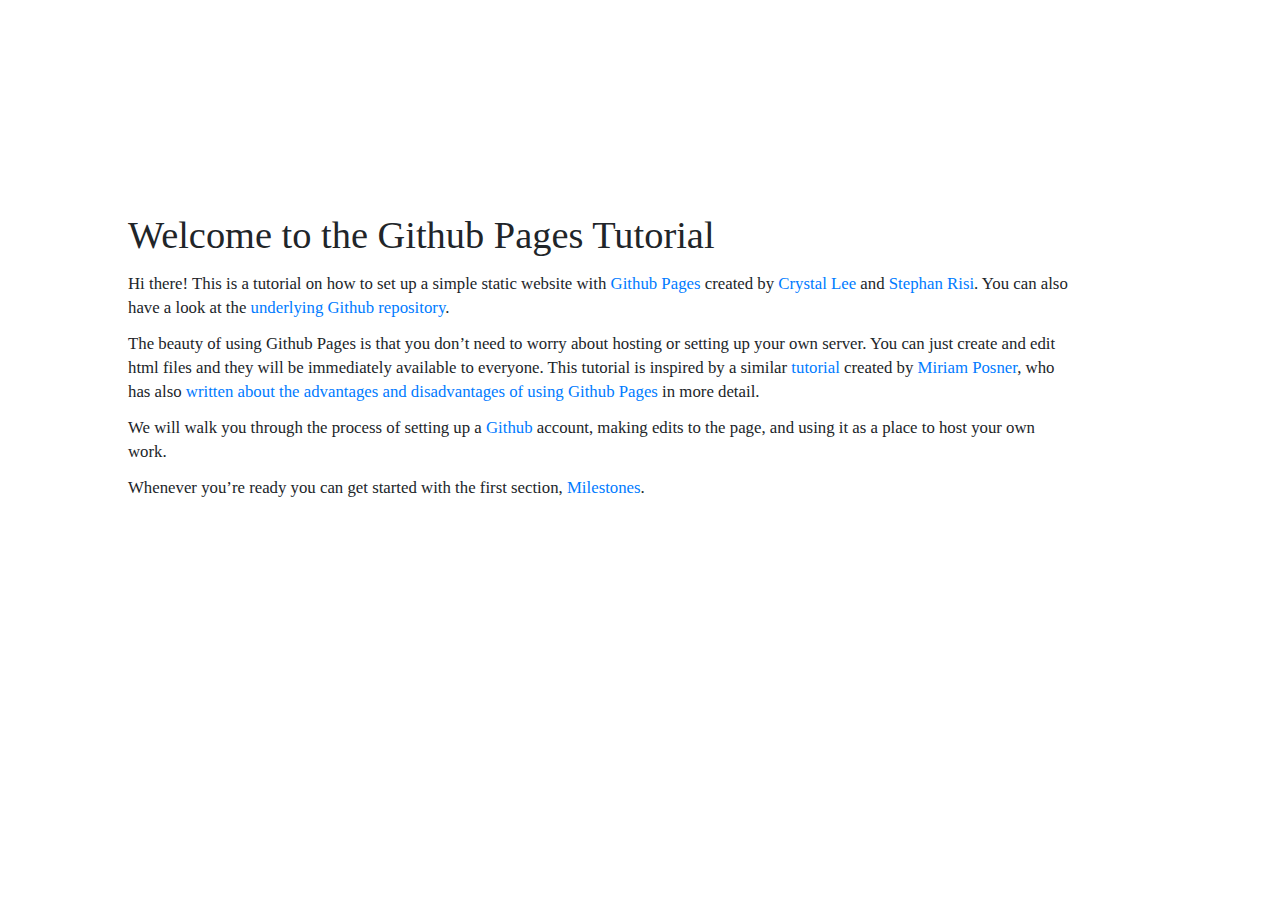
<file: docs/index.html>
<!DOCTYPE html>
<html lang="en">


<!--The head contains metadata about our page and it's the place where we can load css files (for -->
<!--styling) and javascript files.-->
<head>

    <meta name="author" content="Stephan Risi">
    <meta charset="utf-8">
    <!--<meta name="viewport" content="width=device-width, initial-scale=1, shrink-to-fit=no">-->

    <!-- Load JQuery and Bootstrap. They are javascript library that handle the layouting for us.-->
    <link rel="stylesheet" href="https://stackpath.bootstrapcdn.com/bootstrap/4.3.1/css/bootstrap.min.css" integrity="sha384-ggOyR0iXCbMQv3Xipma34MD+dH/1fQ784/j6cY/iJTQUOhcWr7x9JvoRxT2MZw1T" crossorigin="anonymous">
    <script src="https://code.jquery.com/jquery-3.4.1.min.js" integrity="sha256-CSXorXvZcTkaix6Yvo6HppcZGetbYMGWSFlBw8HfCJo=" crossorigin="anonymous"></script><script src="https://cdnjs.cloudflare.com/ajax/libs/popper.js/1.14.7/umd/popper.min.js" integrity="sha384-UO2eT0CpHqdSJQ6hJty5KVphtPhzWj9WO1clHTMGa3JDZwrnQq4sF86dIHNDz0W1" crossorigin="anonymous"></script>
    <script src="https://stackpath.bootstrapcdn.com/bootstrap/4.3.1/js/bootstrap.min.js" integrity="sha384-JjSmVgyd0p3pXB1rRibZUAYoIIy6OrQ6VrjIEaFf/nJGzIxFDsf4x0xIM+B07jRM" crossorigin="anonymous"></script>

    <!--Set the title for the page-->
    <title>Github Pages Tutorial</title>

    <!-- The nav bar remains the same for every page, so by defining it in only one file, we only
     need to edit it in one place when we make changes to it. -->
    <script> $(function(){$("#header").load("header.html");});</script>

    <!-- Import the css file, which defines how our website looks -->
    <link href="css/main.css" rel="stylesheet">

</head>


<!--We define the elements that we actually want to display in the body element-->
<body>

    <!--This element is a placeholder for the header with the navbar, which we load above-->
    <div id="header"></div>

    <!--a div (for division) defines a section of the page. By giving the div below (which contains-->
    <!--all of the text the class "column", we can control, for example, how large the borders to the-->
    <!--left and right of the page should be.-->
    <div class="column">
        <!--And with that, we can finally display the actual text on the website:-->

        <!--h1 stands for heading 1, the largest kind of header. You can add smaller headings with h2, h3 etc.-->
        <!--Note: we need to both open (<h1>) and close (</h1>) all of the tags that we use.-->
﻿       <h1>Welcome to the Github Pages Tutorial</h1>

        <!--p stands for paragraph, the main text building blocks we're working with.-->
        <p>Hi there! This is a tutorial on how to set up a simple static website with

            <!--This is a link. It contains the website we link to as a href (hypertext reference)-->
            <!--as well as the clickable link text. Here, we're linking to pages.github.com and display -->
            <!--the term Github Pages-->
            <!-- Here's how links work generally: <a href="website-we-link.to">Clickable link text</a>-->
            <a href="https://pages.github.com/">Github Pages</a>

            created by <a href="http://web.mit.edu/crystall/www/">Crystal Lee</a> and
            <a href="http://stanford.edu/~risi/">Stephan Risi</a>. You can also have a look at the
            <a href="https://github.com/srisi/github_pages_tutorial">underlying Github repository</a>.
        </p>

        <p>
            The beauty of using Github Pages is that you don’t need to worry about hosting or
            setting up your own server. You can just create and edit html files and they will
            be immediately available to everyone. This tutorial is inspired by a similar
            <a href="http://miriamposner.com/classes/dh201w19/tutorials-guides/web-development/publish-your-website-with-github-pages/">tutorial</a>
            created by <a href="http://miriamposner.com/">Miriam Posner</a>, who has also
            <a href="http://miriamposner.com/classes/dh201w19/final-project/building-your-project-site/">written
                about the advantages and disadvantages of using Github Pages</a> in more detail.
        </p>

        <p>
            We will walk you through the process of setting up a <a href="https://github.com">Github</a>
            account, making edits to the page, and using it as a place to host your own work.
        </p>

        <p>
            Whenever you’re ready you can get started with the first section,
            <a href="setup.html">Milestones</a>.
        </p>

    </div>
</body>
</file>
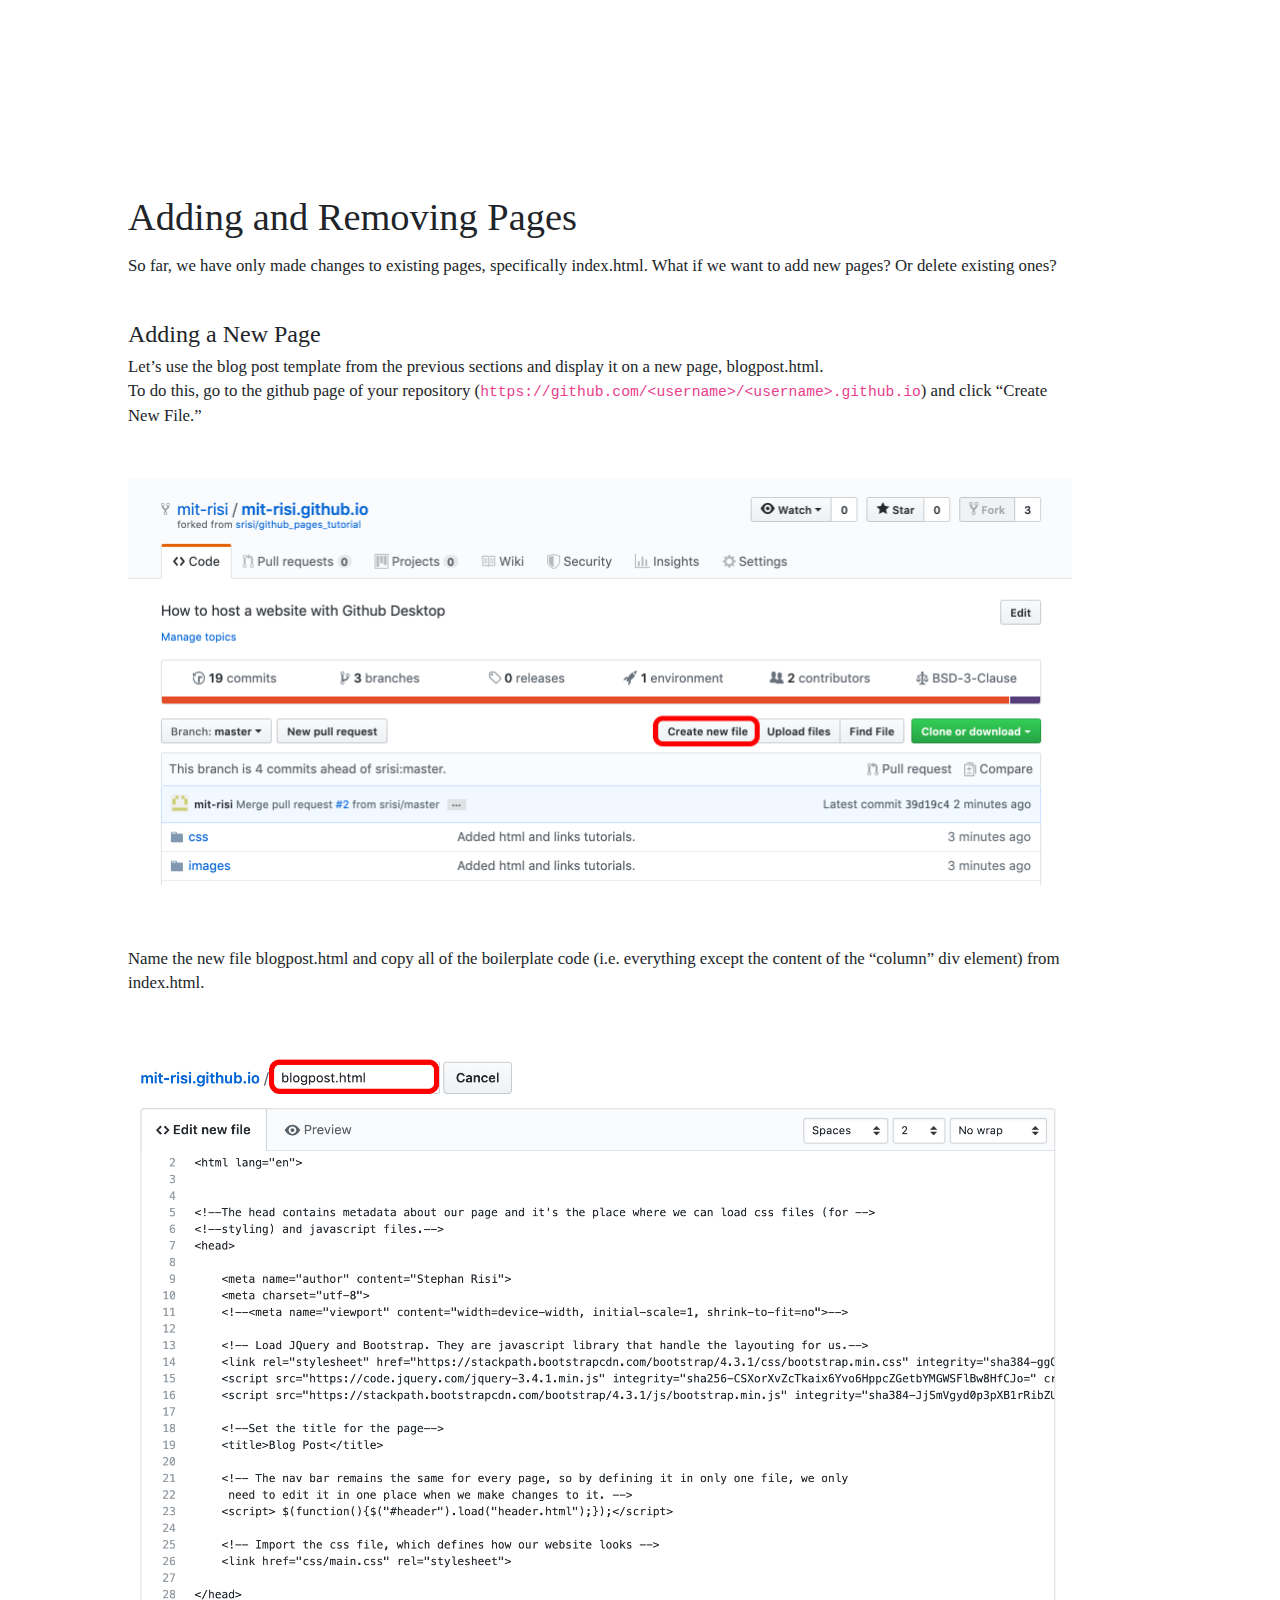
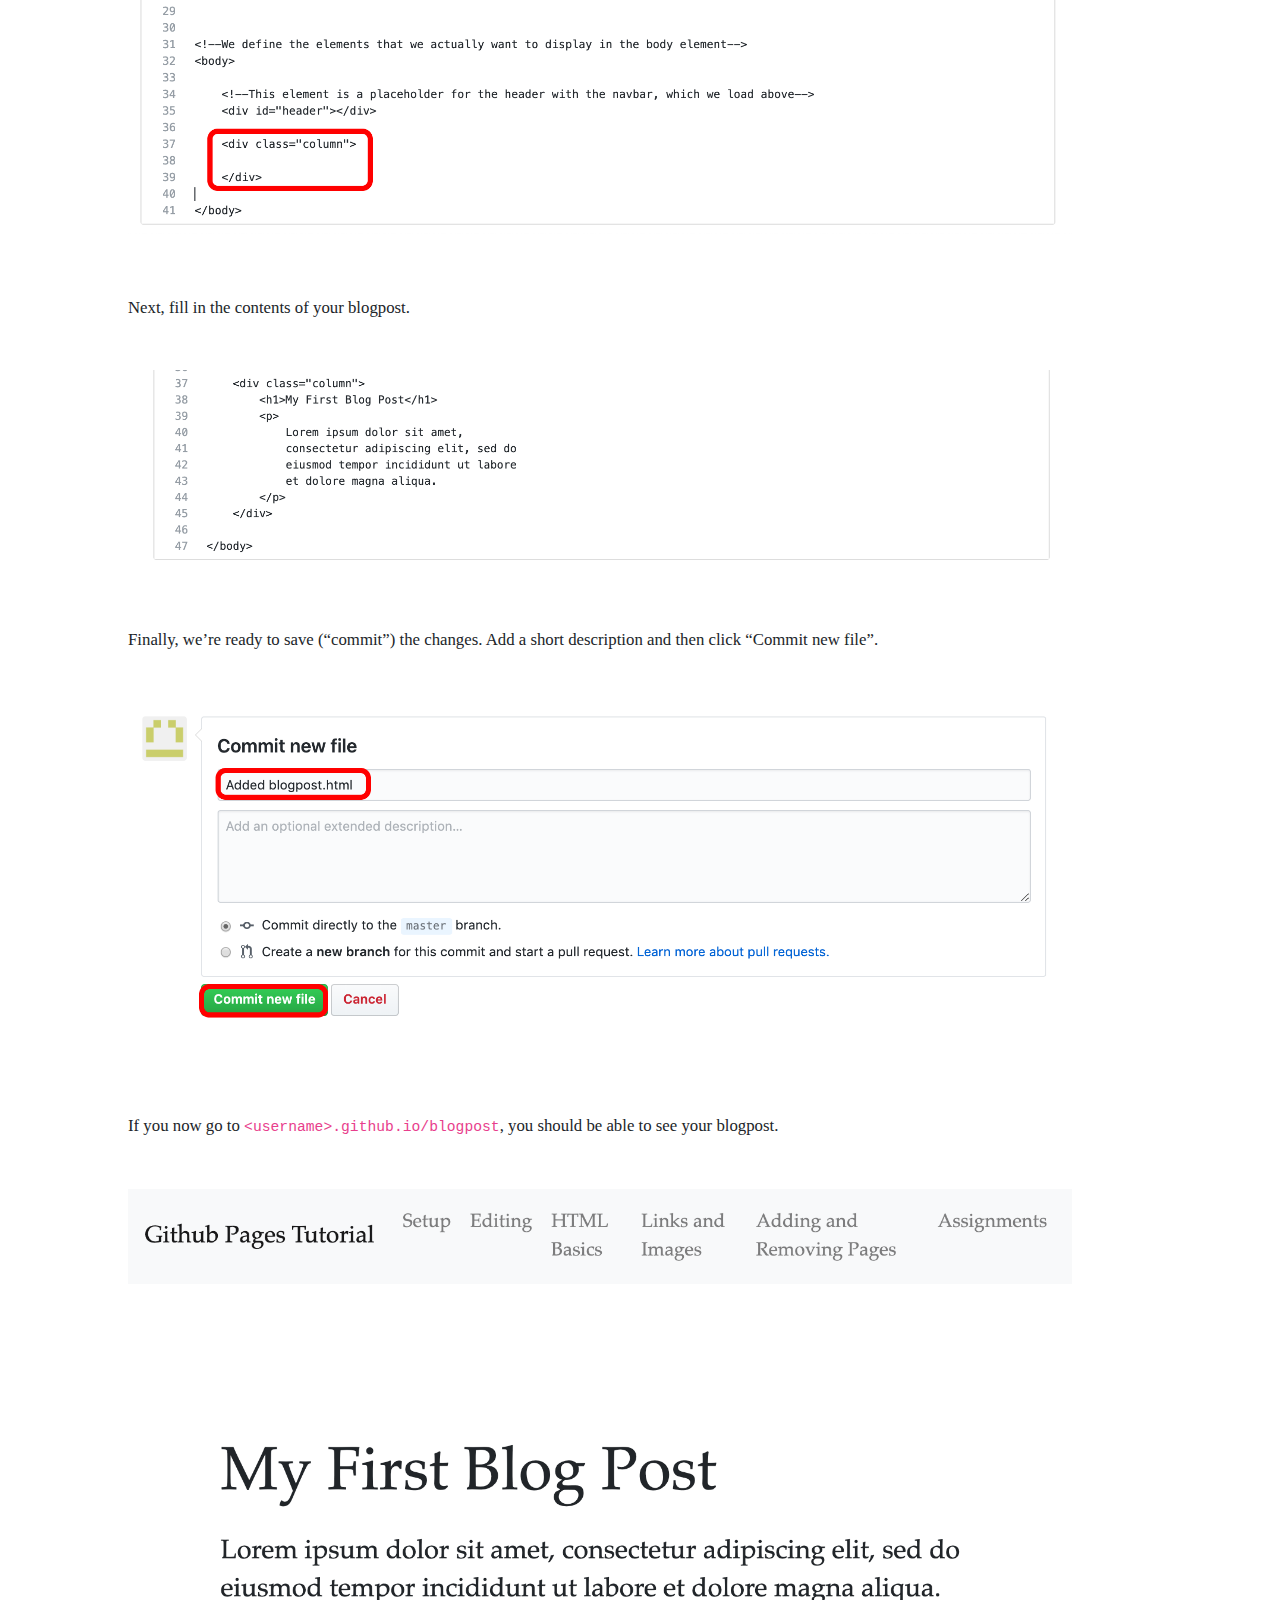
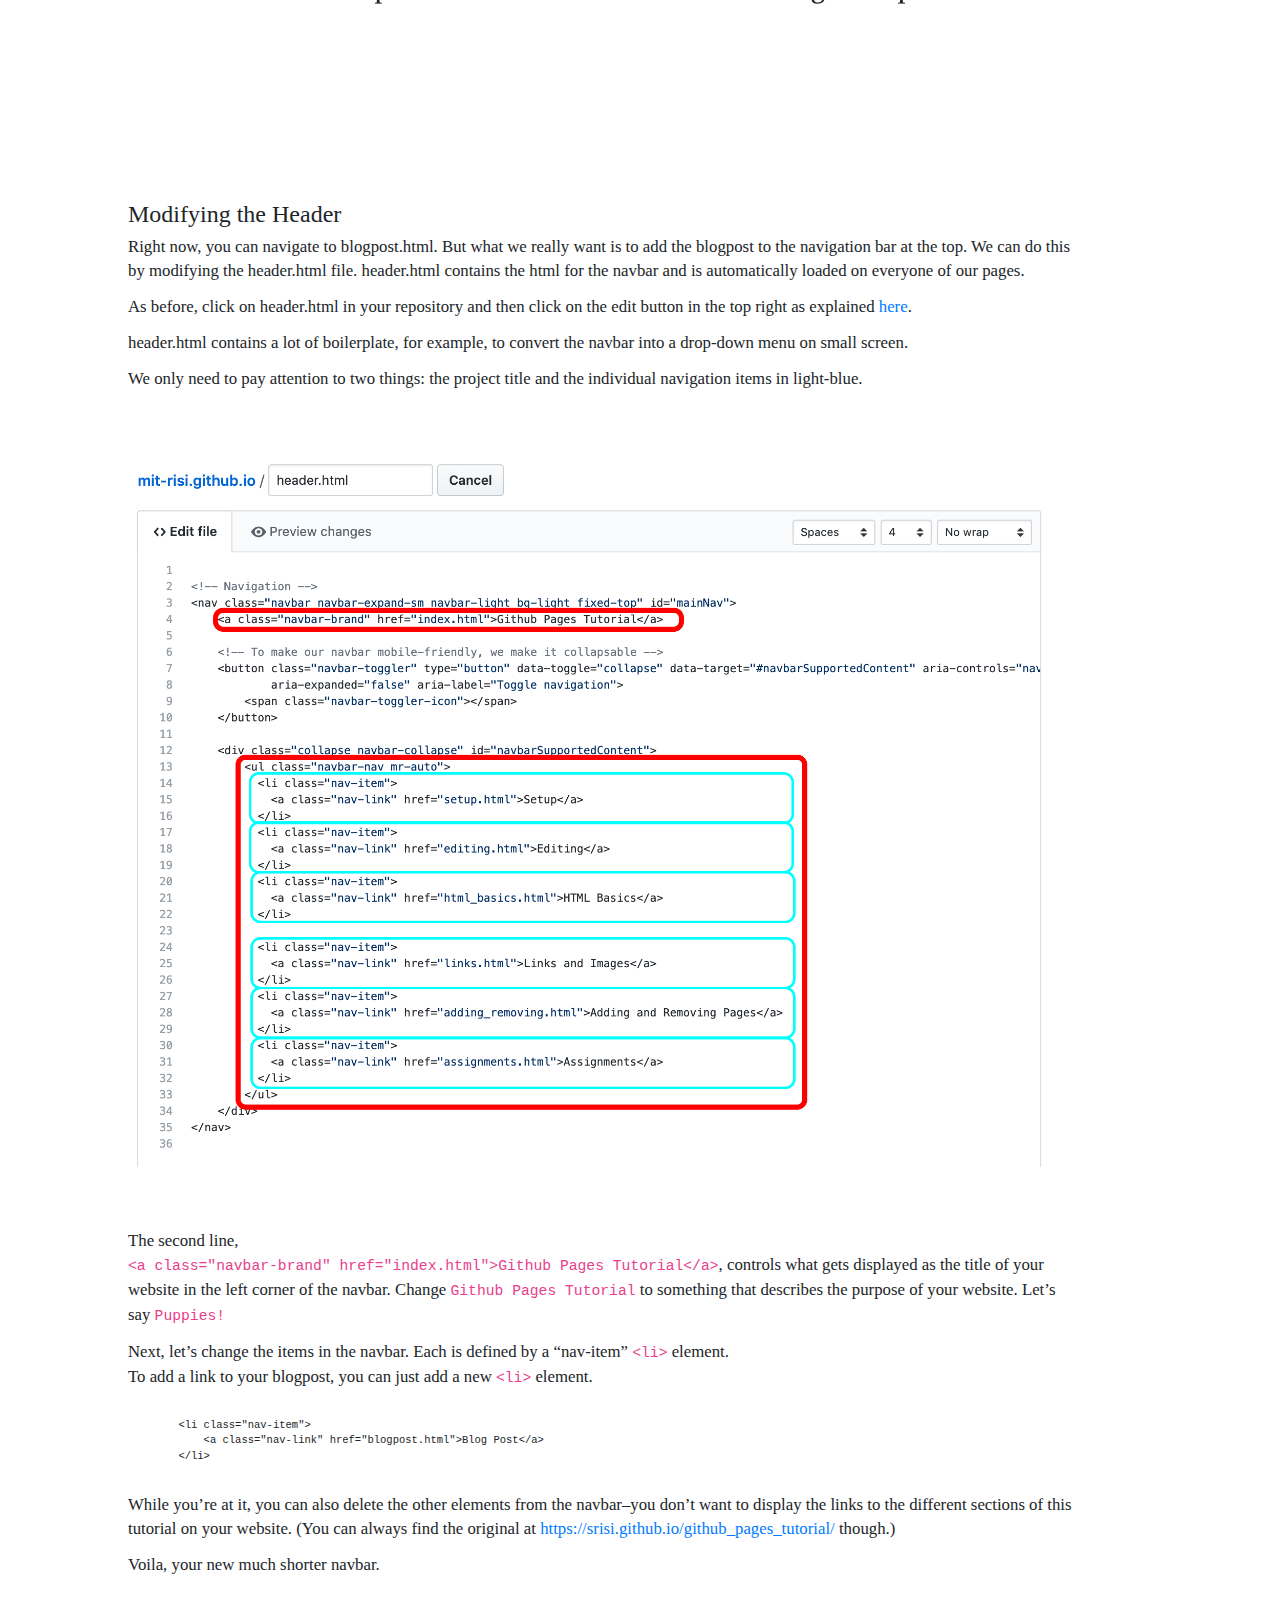
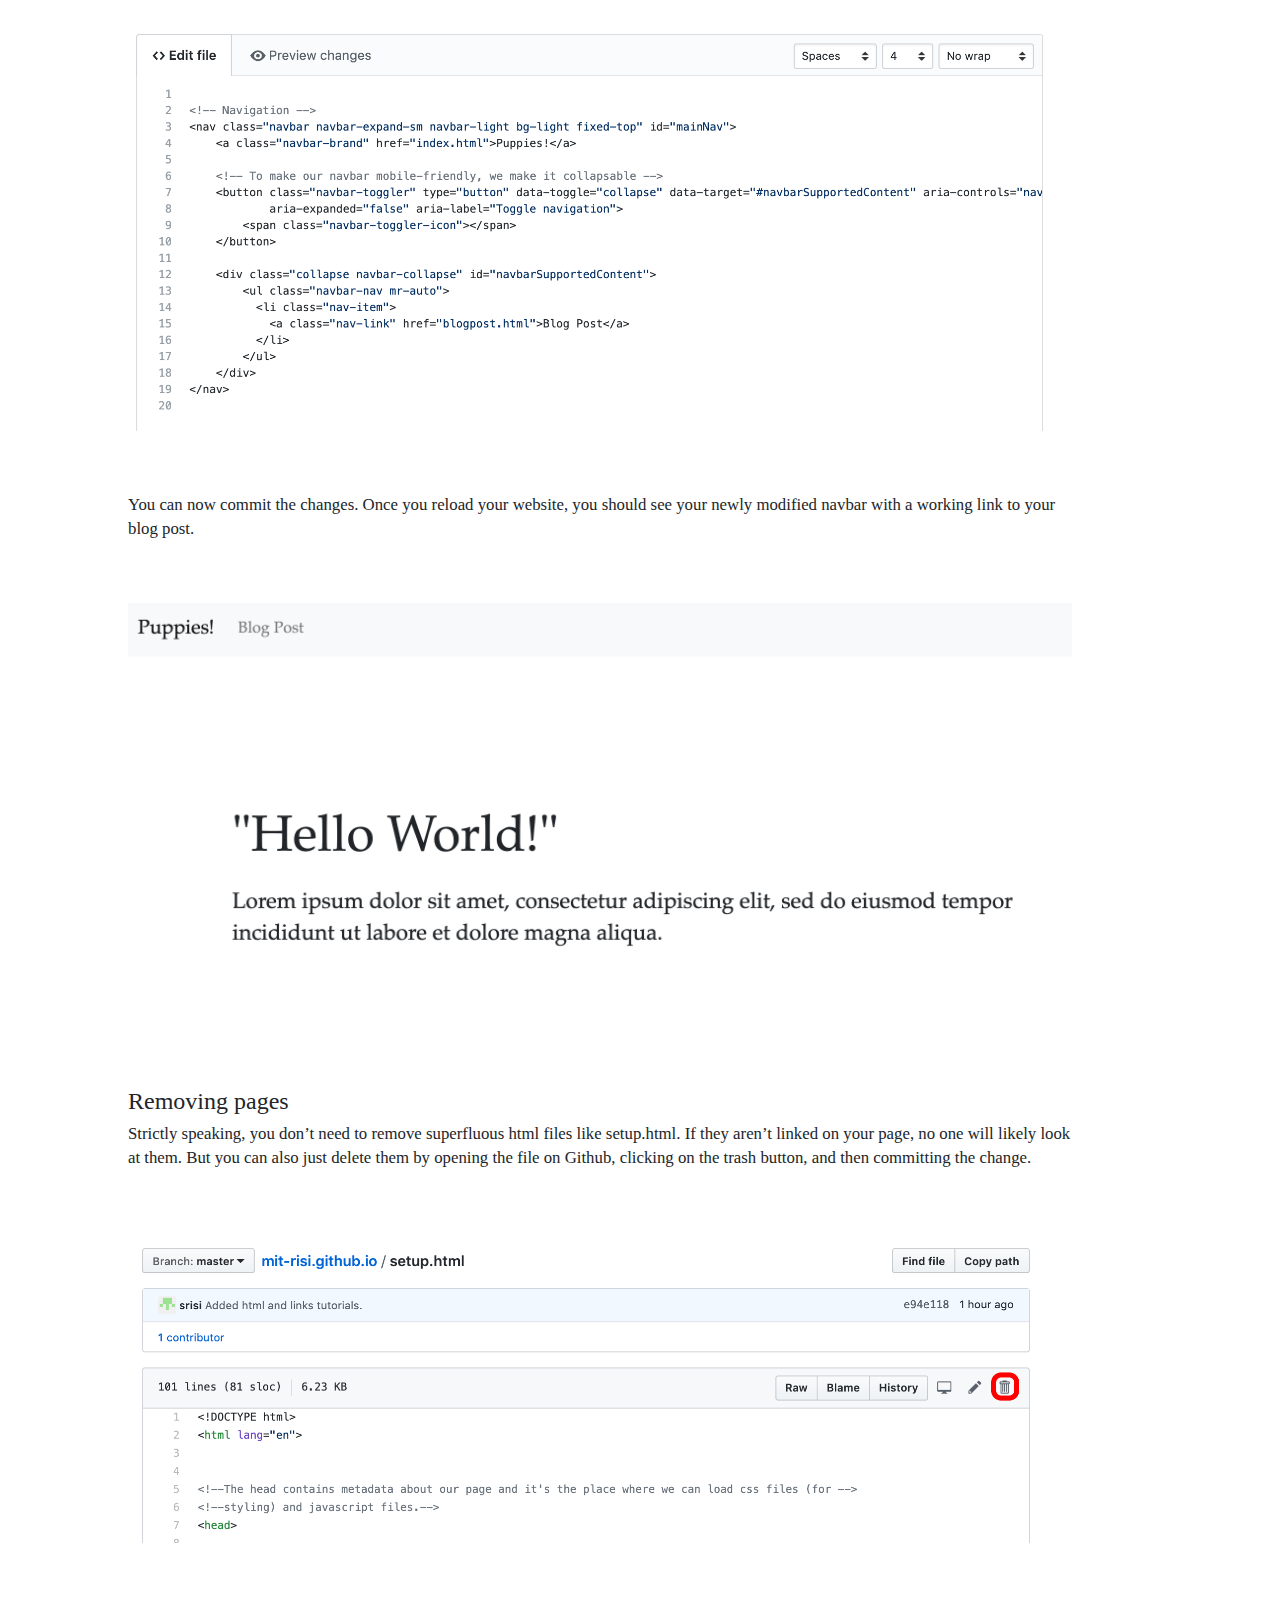
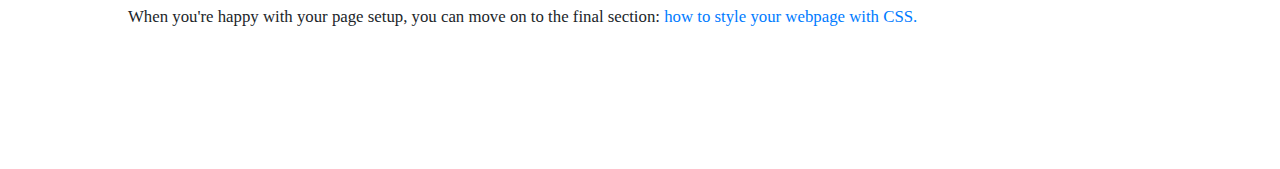
<file: docs/adding_removing.html>
<!DOCTYPE html>
<html lang="en">


<!--The head contains metadata about our page and it's the place where we can load css files (for -->
<!--styling) and javascript files.-->
<head>

    <meta name="author" content="Stephan Risi">
    <meta charset="utf-8">
    <meta name="viewport" content="width=device-width, initial-scale=1, shrink-to-fit=no">

    <!-- Load JQuery and Bootstrap. They are javascript library that handle the layouting for us.-->
    <link rel="stylesheet" href="https://stackpath.bootstrapcdn.com/bootstrap/4.3.1/css/bootstrap.min.css" integrity="sha384-ggOyR0iXCbMQv3Xipma34MD+dH/1fQ784/j6cY/iJTQUOhcWr7x9JvoRxT2MZw1T" crossorigin="anonymous">
    <script src="https://code.jquery.com/jquery-3.4.1.min.js" integrity="sha256-CSXorXvZcTkaix6Yvo6HppcZGetbYMGWSFlBw8HfCJo=" crossorigin="anonymous"></script>
    <script src="https://cdnjs.cloudflare.com/ajax/libs/popper.js/1.14.7/umd/popper.min.js" integrity="sha384-UO2eT0CpHqdSJQ6hJty5KVphtPhzWj9WO1clHTMGa3JDZwrnQq4sF86dIHNDz0W1" crossorigin="anonymous"></script>
    <script src="https://stackpath.bootstrapcdn.com/bootstrap/4.3.1/js/bootstrap.min.js" integrity="sha384-JjSmVgyd0p3pXB1rRibZUAYoIIy6OrQ6VrjIEaFf/nJGzIxFDsf4x0xIM+B07jRM" crossorigin="anonymous"></script>

    <!-- The nav bar remains the same for every page, so by defining it in only one file, we only
     need to edit it in one place when we make changes to it. -->
    <script> $(function(){$("#header").load("header.html");});</script>

    <!-- Import the css file, which defines how our website looks -->
    <link href="css/main.css" rel="stylesheet">

    <!--Set the title for the page-->
    <title>HTML Basics</title>

</head>


<!--We define the elements that we actually want to display in the body element-->
<body>

    <!--This element is a placeholder for the header with the navbar, which we load above-->
    <div id="header"></div>

    <div class="column">

        <h1>Adding and Removing Pages</h1>
        <p>So far, we have only made changes to existing pages, specifically index.html. What if we want to add new pages? Or delete existing ones?</p>

        <h2>Adding a New Page</h2>
        <p>Let’s use the blog post template from the previous sections and display it on a new page, blogpost.html.<br>
        To do this, go to the github page of your repository (<code>https://github.com/&lt;username&gt;/&lt;username&gt;.github.io</code>) and click
            “Create New File.”<br>
        <img src="images/tutorials/adding_new_file.png" alt="Screenshot of the github repository page with &quot;Create New File&quot; button highlighted"></p>
        <p>Name the new file blogpost.html and copy all of the boilerplate code (i.e. everything except the content of the “column” div element) from index.html.<br>
        <img src="images/tutorials/adding_boilerplate.png" alt="Screenshot of the new blogpost.html with all the boilerplate code from index.html"></p>
        <p>Next, fill in the contents of your blogpost.<br>
        <img src="images/tutorials/adding_content.png" alt="Screenshot of blogpost.html with blog content added"></p>
        <p>Finally, we’re ready to save (“commit”) the changes. Add a short description and then click “Commit new file”.<br>
        <img src="images/tutorials/adding_commit.png" alt="Screenshot of github commit form"></p>
        <p>If you now go to <code>&lt;username&gt;.github.io/blogpost</code>, you should be able to see your blogpost.<br>
        <img src="images/tutorials/adding_blogpost_display.png" alt="Screenshot of rendered blogpost.html"></p>

        <h2>Modifying the Header</h2>
        <p>Right now, you can navigate to blogpost.html. But what we really want is to add the blogpost to the navigation bar at the top.
        We can do this by modifying the header.html file. header.html contains the html for the navbar and is automatically loaded on everyone of our pages.</p>
        <p>As before, click on header.html in your repository and then click on the edit button in the top right as explained <a href="editing.html">here</a>.</p>
        <p>header.html contains a lot of boilerplate, for example, to convert the navbar into a drop-down menu on small screen.</p>
        <p>We only need to pay attention to two things: the project title and the individual navigation items in light-blue.</p>
        <p><img src="images/tutorials/adding_header_overview.png" alt="Screenshot of header.html"></p>

        <p>The second line,<br>
        <code>&lt;a class="navbar-brand" href="index.html"&gt;Github Pages Tutorial&lt;/a&gt;</code>, controls what gets displayed as the title of
            your website in the left corner of the navbar. Change <code>Github Pages Tutorial</code> to something that describes the purpose of your
            website. Let’s say <code>Puppies!</code></p>
        <p>Next, let’s change the items in  the navbar. Each is defined by a “nav-item” <code>&lt;li&gt;</code> element.<br>
        To add a link to your blogpost, you can just add a new <code>&lt;li&gt;</code> element.</p>
        <pre><code>
        &lt;li class="nav-item"&gt;
            &lt;a class="nav-link" href="blogpost.html"&gt;Blog Post&lt;/a&gt;
        &lt;/li&gt;
        </code></pre>
        <p>While you’re at it, you can also delete the other elements from the navbar–you don’t want to display the links to the different sections
            of this tutorial on your website. (You can always find the original at
            <a href="https://srisi.github.io/github_pages_tutorial/">https://srisi.github.io/github_pages_tutorial/</a> though.)</p>
        <p>Voila, your new much shorter navbar.<br>
        <img src="images/tutorials/adding_navbar_modified.png" alt="Screenshot of modified navbar code"></p>
        <p>You can now commit the changes. Once you reload your website, you should see your newly modified navbar with a working link to your blog post.</p>
        <p><img src="images/tutorials/adding_navbar_final.png" alt="Screenshot of webpage with modified navbar"></p>

        <h2>Removing pages</h2>
        <p>Strictly speaking, you don’t need to remove superfluous html files like setup.html. If they aren’t linked on your page, no one will likely
            look at them. But you can also just delete them by opening the file on Github, clicking on the trash button, and then committing the change.</p>

        <p><img src="images/tutorials/adding_delete.png" alt="Screenshot of setup.html with highlighted trash button"></p>

        <p>When you're happy with your page setup, you can move on to the final section:
        <a href="styling.html">how to style your webpage with CSS.</a></p>
    </div>

</body>
</file>
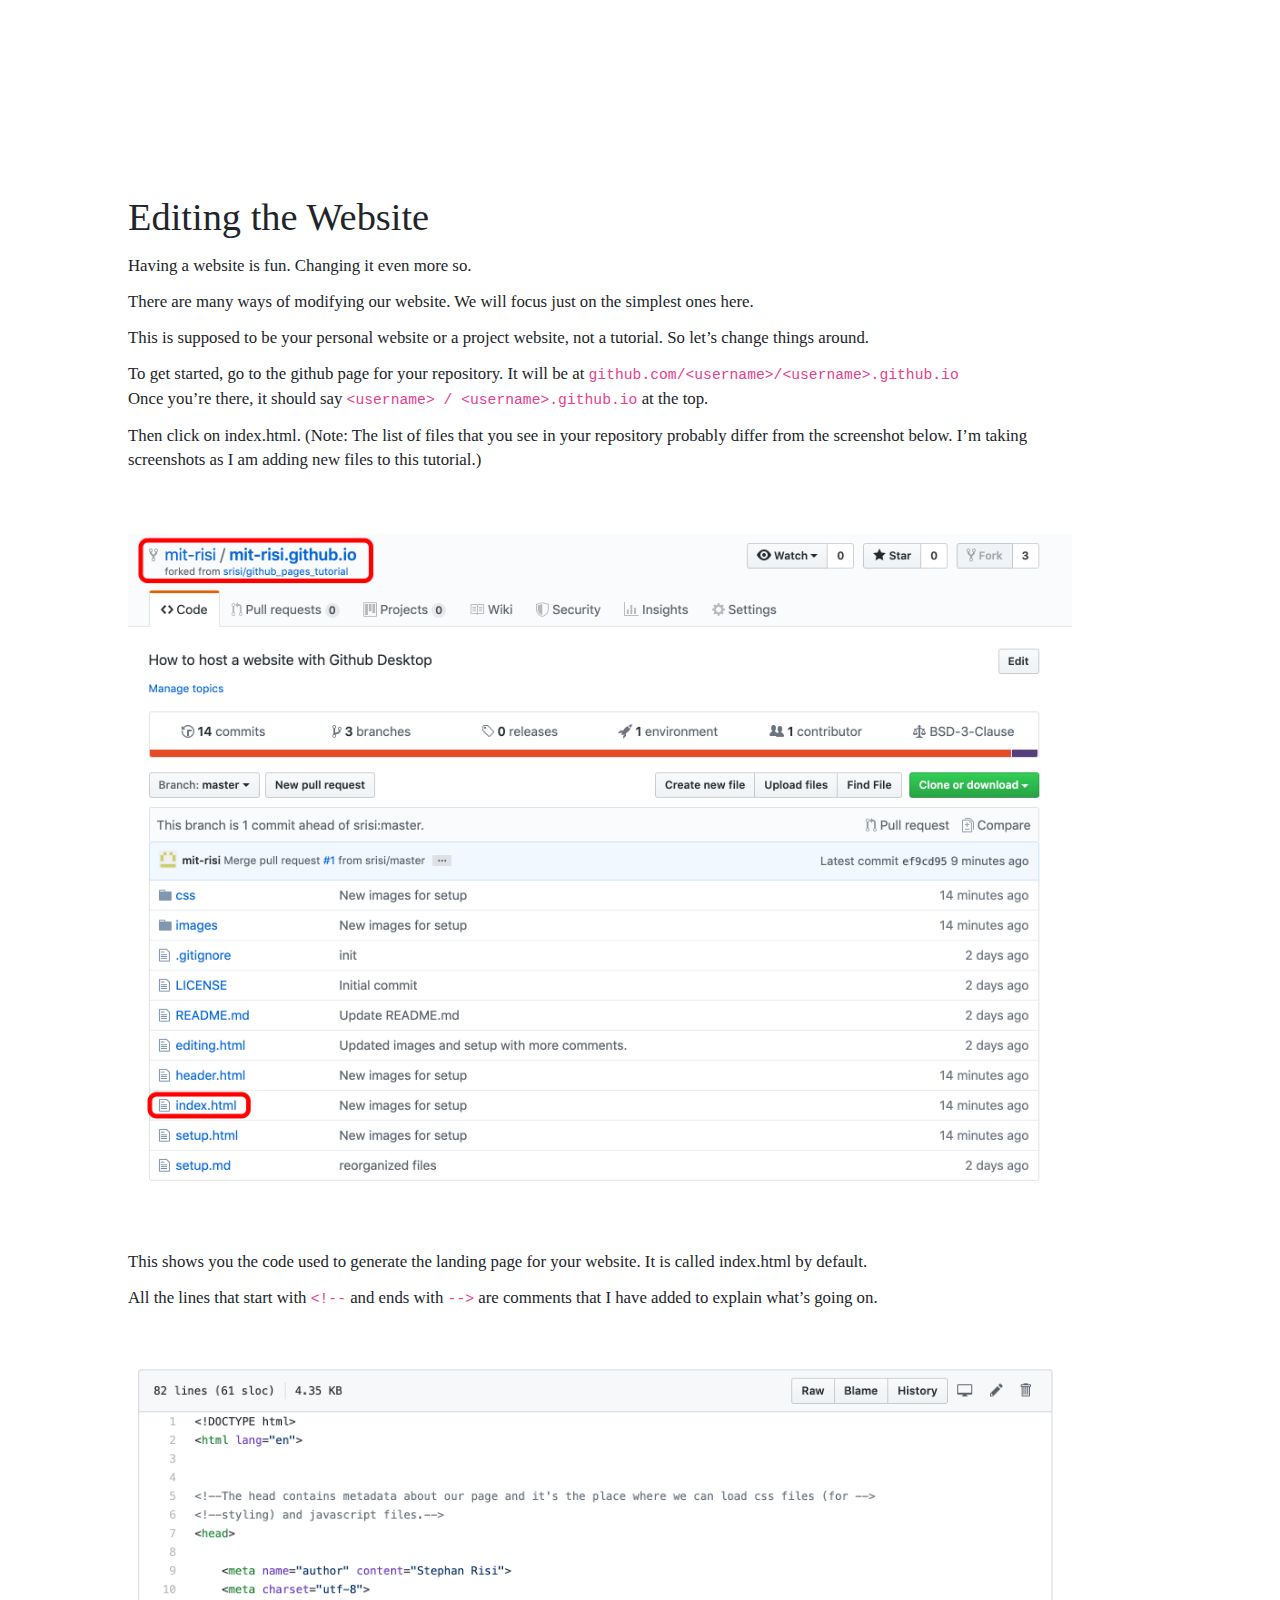
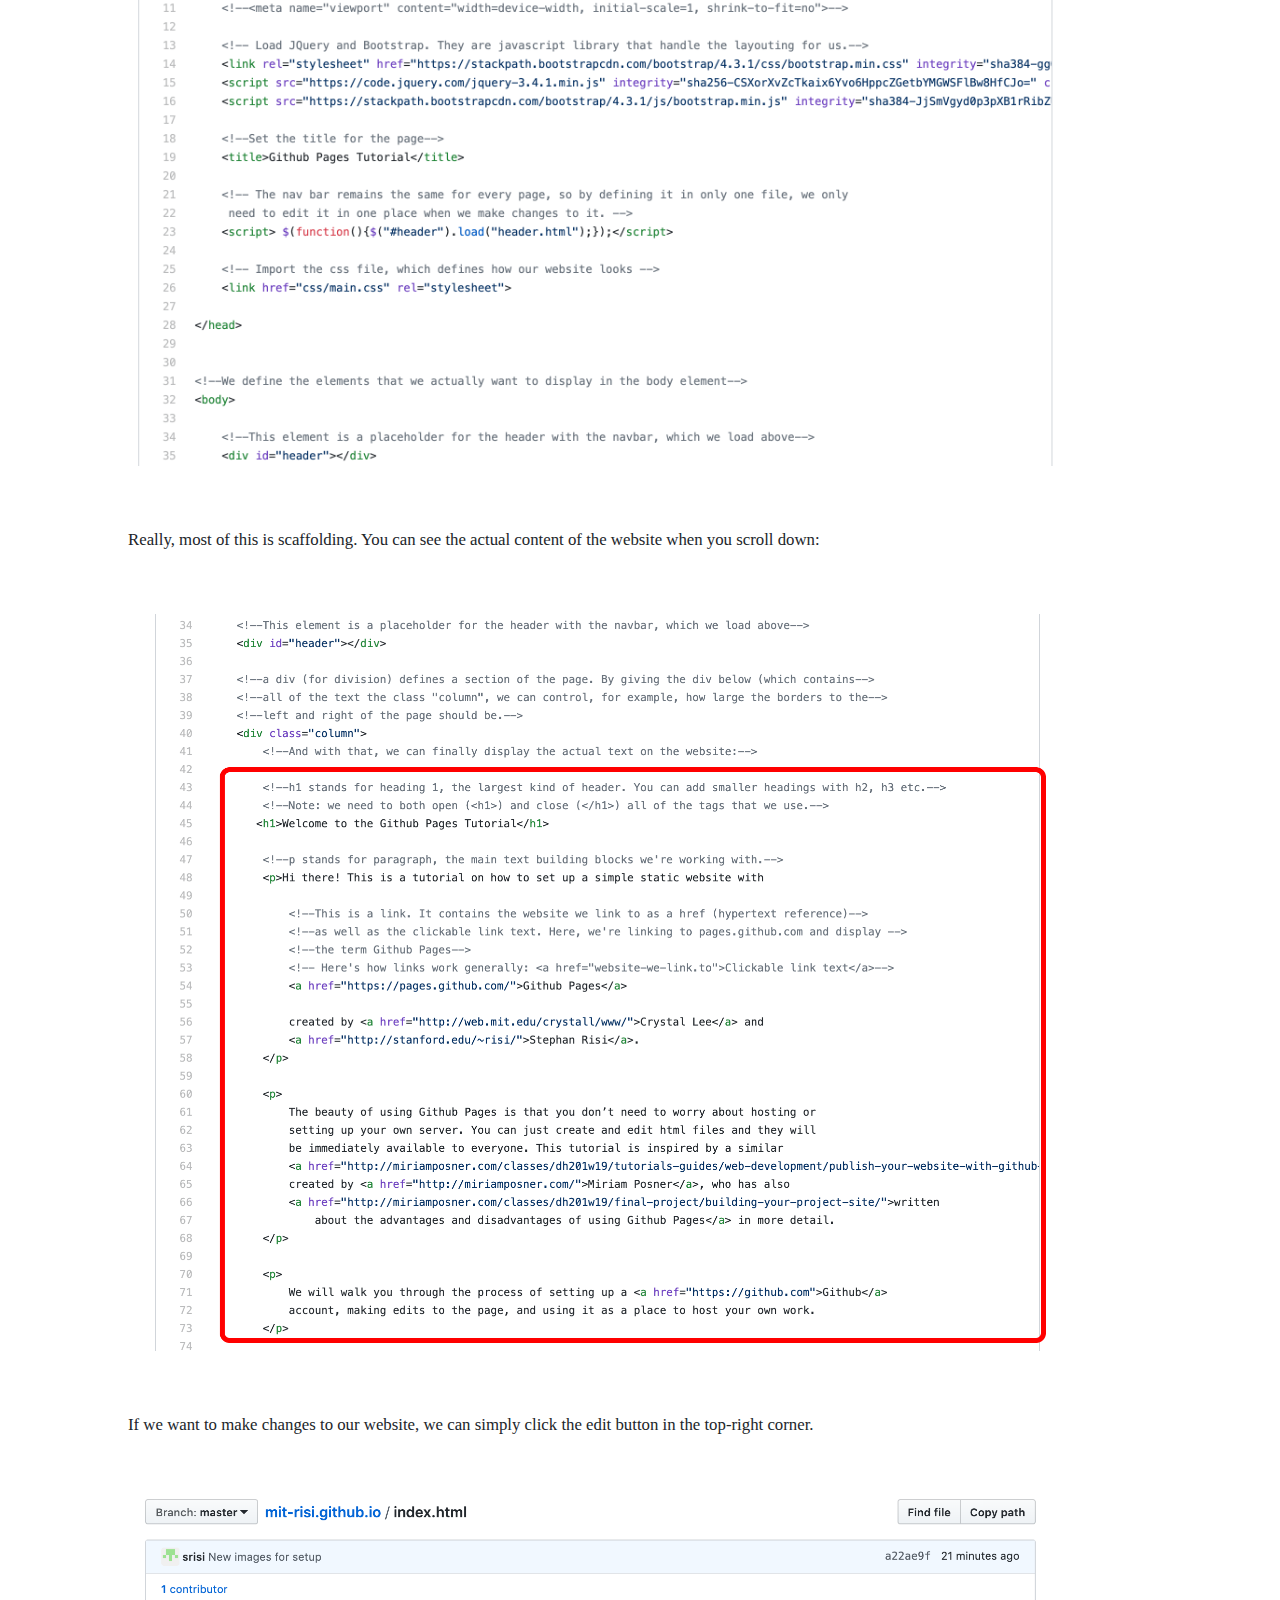
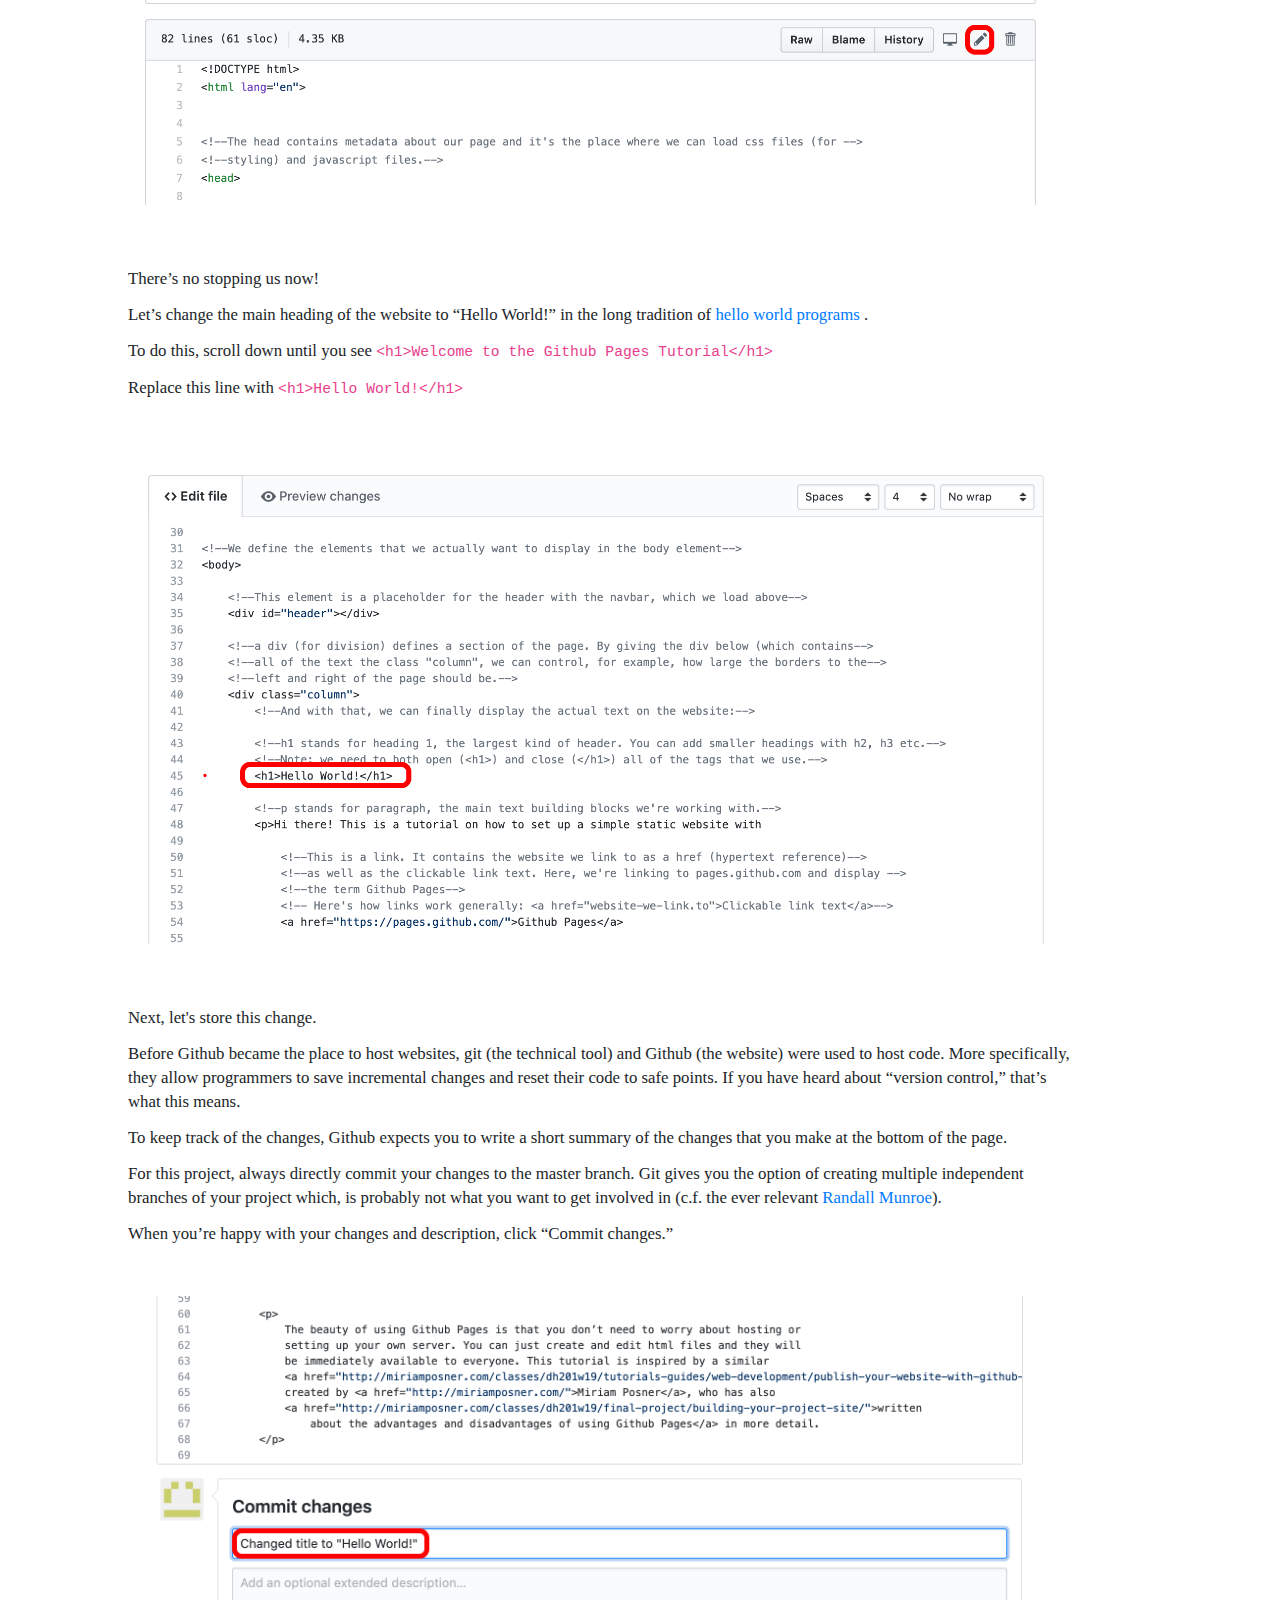
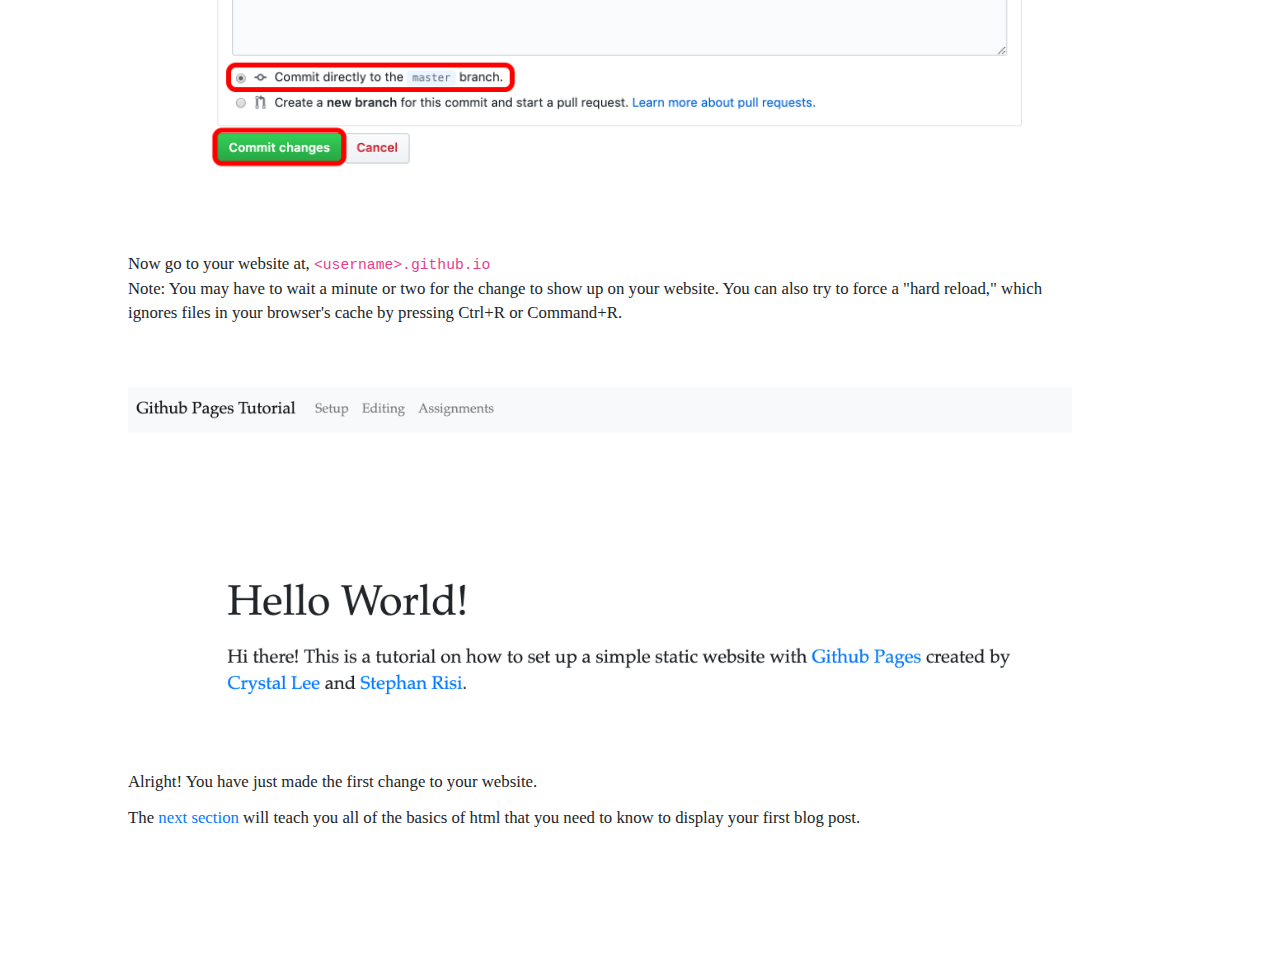
<file: docs/editing.html>
<!DOCTYPE html>
<html lang="en">


<!--The head contains metadata about our page and it's the place where we can load css files (for -->
<!--styling) and javascript files.-->
<head>

    <meta name="author" content="Stephan Risi">
    <meta charset="utf-8">
    <meta name="viewport" content="width=device-width, initial-scale=1, shrink-to-fit=no">

    <!-- Load JQuery and Bootstrap. They are javascript library that handle the layouting for us.-->
    <link rel="stylesheet" href="https://stackpath.bootstrapcdn.com/bootstrap/4.3.1/css/bootstrap.min.css" integrity="sha384-ggOyR0iXCbMQv3Xipma34MD+dH/1fQ784/j6cY/iJTQUOhcWr7x9JvoRxT2MZw1T" crossorigin="anonymous">
    <script src="https://code.jquery.com/jquery-3.4.1.min.js" integrity="sha256-CSXorXvZcTkaix6Yvo6HppcZGetbYMGWSFlBw8HfCJo=" crossorigin="anonymous"></script>
    <script src="https://cdnjs.cloudflare.com/ajax/libs/popper.js/1.14.7/umd/popper.min.js" integrity="sha384-UO2eT0CpHqdSJQ6hJty5KVphtPhzWj9WO1clHTMGa3JDZwrnQq4sF86dIHNDz0W1" crossorigin="anonymous"></script>
    <script src="https://stackpath.bootstrapcdn.com/bootstrap/4.3.1/js/bootstrap.min.js" integrity="sha384-JjSmVgyd0p3pXB1rRibZUAYoIIy6OrQ6VrjIEaFf/nJGzIxFDsf4x0xIM+B07jRM" crossorigin="anonymous"></script>

    <!-- The nav bar remains the same for every page, so by defining it in only one file, we only
     need to edit it in one place when we make changes to it. -->
    <script> $(function(){$("#header").load("header.html");});</script>

    <!-- Import the css file, which defines how our website looks -->
    <link href="css/main.css" rel="stylesheet">

    <!--Set the title for the page-->
    <title>Editing the Website</title>

</head>


<!--We define the elements that we actually want to display in the body element-->
<body>

    <!--This element is a placeholder for the header with the navbar, which we load above-->
    <div id="header"></div>

    <div class="column">

        <h1>Editing the Website</h1>
        <p>Having a website is fun. Changing it even more so.</p>
        <p>There are many ways of modifying our website. We will focus just on the simplest ones here.</p>
        <p>This is supposed to be your personal website or a project website, not a tutorial. So 
            let’s change things around.</p>
        <p>To get started, go to the github page for your repository. It will be at 
            <code>github.com/&lt;username&gt;/&lt;username&gt;.github.io</code> <br>Once you’re there, it should say
            <code>&lt;username&gt; / &lt;username&gt;.github.io</code> at the top.</p>
        <p>Then click on index.html. (Note: The list of files that you see in your repository probably 
            differ from the screenshot below. I’m taking screenshots as I am adding new files to this tutorial.)</p>
        <p><img src="images/tutorials/editing_click_index.png" alt="Repo image. Select index.html"></p>
        <p>This shows you the code used to generate the landing page for your website. It is called
            index.html by default.</p>
        <p>All the lines that start with <code>&lt;!--</code> and ends with <code>--&gt;</code> are
            comments that I have added to explain what’s going on.
        <img src="images/tutorials/editing_index_overview.png" alt="Overview of index.html"></p>
        <p>Really, most of this is scaffolding. You can see the actual content of the website when you scroll down:</p>
        <p><img src="images/tutorials/editing_index_content.png" alt="Actual content of index.html"></p>
        <p>If we want to make changes to our website, we can simply click the edit button in the
            top-right corner.
        <img src="images/tutorials/editing_edit_button.png" alt="editing button"></p>
        <p>There’s no stopping us now!</p>
        <p>Let’s change the main heading of the website to “Hello World!” in the long tradition of
            <a href="https://en.wikipedia.org/wiki/%22Hello,_World!%22_program">hello world programs</a> .</p>
        <p>To do this, scroll down until you see <code>&lt;h1&gt;Welcome to the Github Pages Tutorial&lt;/h1&gt;</code></p>
        <p>Replace this line with
        <code>&lt;h1&gt;Hello World!&lt;/h1&gt;</code></p>
        <p><img src="images/tutorials/editing_hello_world.png" alt="insert Hello World!"></p>

        <p>Next, let's store this change.</p>

        <p>Before Github became the place to host websites, git (the technical tool) and Github
            (the website) were used to host code. More specifically, they allow programmers to
            save incremental changes and reset their code to safe points. If you have heard about
            “version control,” that’s what this means.</p>
        <p>To keep track of the changes, Github expects you to write a short summary of the changes
            that you make at the bottom of the page.</p>
        <p>For this project, always directly commit your changes to the master branch. Git gives
            you the option of creating multiple independent branches of your project which, is probably
            not what you want to get involved in (c.f. the ever relevant
            <a href="https://xkcd.com/1597/">Randall Munroe</a>).</p>
        <p>When you’re happy with your changes and description, click “Commit changes.”
        <img src="images/tutorials/editing_commit_changes.png" alt="insert Hello World!"></p>
        <p>Now go to your website at, <code>&lt;username&gt;.github.io</code><br>
        Note: You may have to wait a minute or two for the change to show up on your website. You can also try
        to force a "hard reload," which ignores files in your browser's cache by pressing Ctrl+R or Command+R.</p>
        <p><img src="images/tutorials/editing_updated_website.png" alt="Updated website"></p>
        <p>Alright! You have just made the first change to your website.</p>
        <p>The <a href="html_basics.html">next section</a> will teach you all of the basics of html
            that you need to know to display your first blog post.</p>
        
    </div>

</body>
</file>
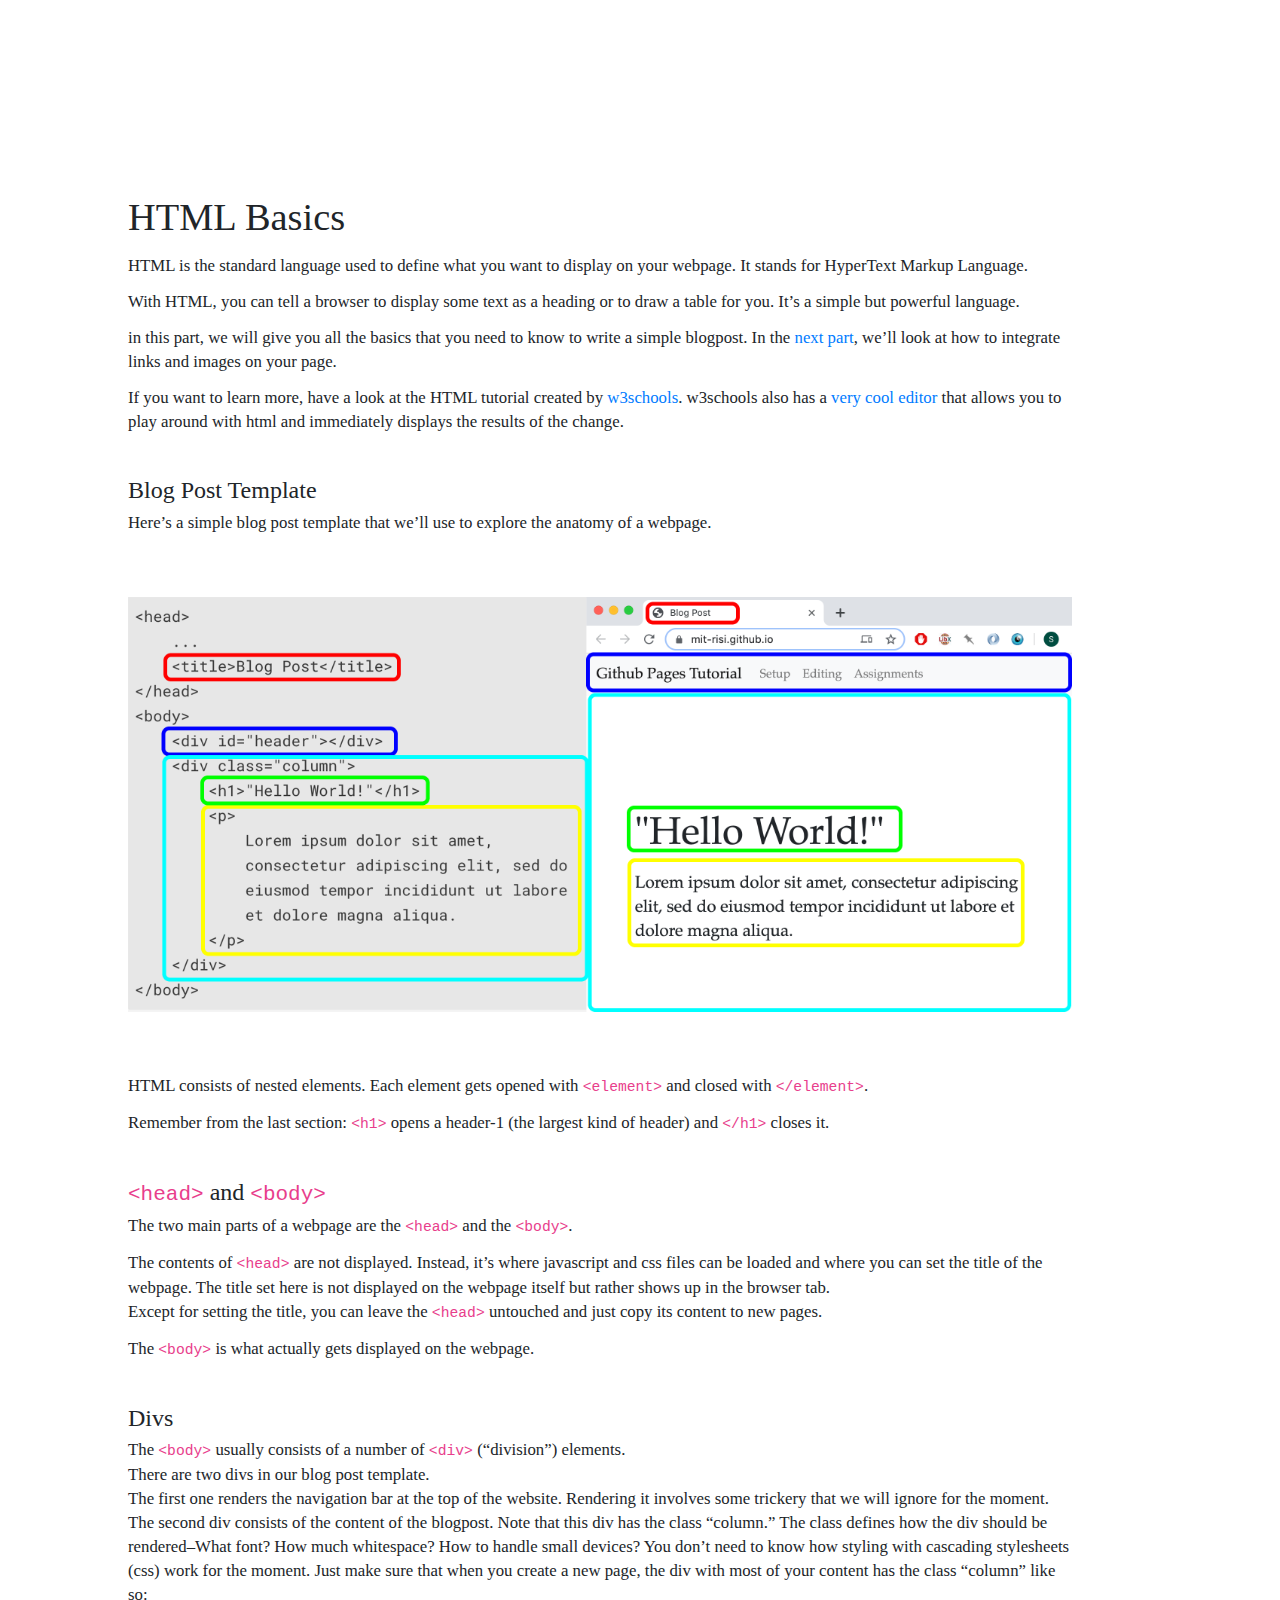
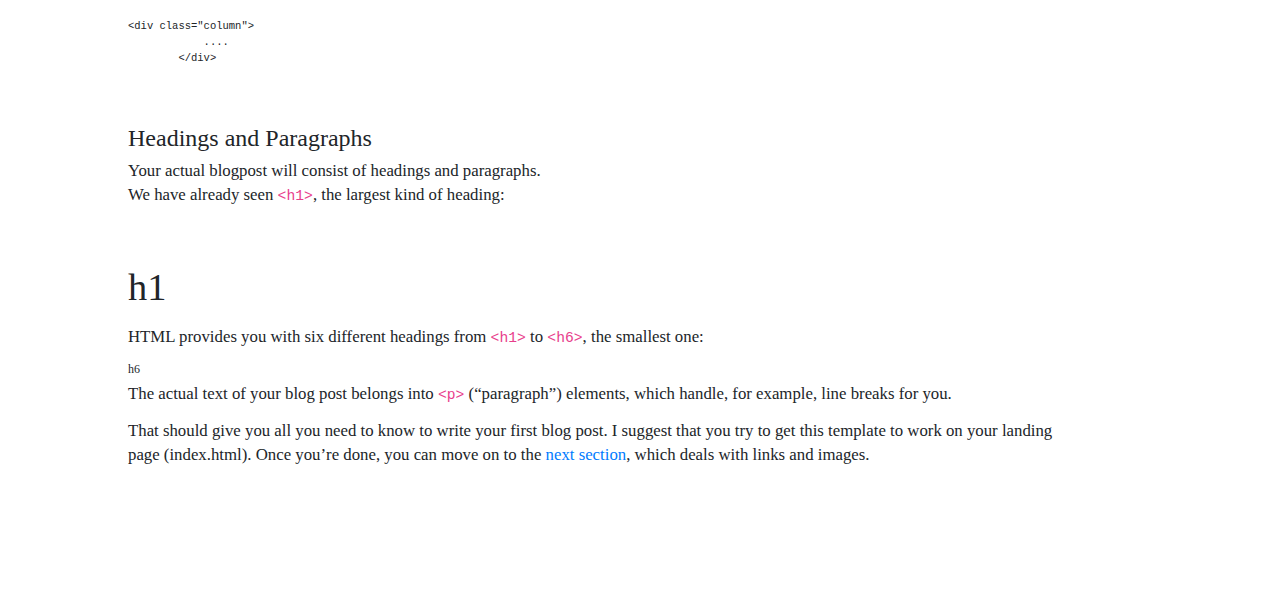
<file: docs/html_basics.html>
<!DOCTYPE html>
<html lang="en">


<!--The head contains metadata about our page and it's the place where we can load css files (for -->
<!--styling) and javascript files.-->
<head>

    <meta name="author" content="Stephan Risi">
    <meta charset="utf-8">
    <meta name="viewport" content="width=device-width, initial-scale=1, shrink-to-fit=no">

    <!-- Load JQuery and Bootstrap. They are javascript library that handle the layouting for us.-->
    <link rel="stylesheet" href="https://stackpath.bootstrapcdn.com/bootstrap/4.3.1/css/bootstrap.min.css" integrity="sha384-ggOyR0iXCbMQv3Xipma34MD+dH/1fQ784/j6cY/iJTQUOhcWr7x9JvoRxT2MZw1T" crossorigin="anonymous">
    <script src="https://code.jquery.com/jquery-3.4.1.min.js" integrity="sha256-CSXorXvZcTkaix6Yvo6HppcZGetbYMGWSFlBw8HfCJo=" crossorigin="anonymous"></script>
    <script src="https://cdnjs.cloudflare.com/ajax/libs/popper.js/1.14.7/umd/popper.min.js" integrity="sha384-UO2eT0CpHqdSJQ6hJty5KVphtPhzWj9WO1clHTMGa3JDZwrnQq4sF86dIHNDz0W1" crossorigin="anonymous"></script>
    <script src="https://stackpath.bootstrapcdn.com/bootstrap/4.3.1/js/bootstrap.min.js" integrity="sha384-JjSmVgyd0p3pXB1rRibZUAYoIIy6OrQ6VrjIEaFf/nJGzIxFDsf4x0xIM+B07jRM" crossorigin="anonymous"></script>

    <!-- The nav bar remains the same for every page, so by defining it in only one file, we only
     need to edit it in one place when we make changes to it. -->
    <script> $(function(){$("#header").load("header.html");});</script>

    <!-- Import the css file, which defines how our website looks -->
    <link href="css/main.css" rel="stylesheet">

    <!--Set the title for the page-->
    <title>HTML Basics</title>

</head>


<!--We define the elements that we actually want to display in the body element-->
<body>

    <!--This element is a placeholder for the header with the navbar, which we load above-->
    <div id="header"></div>

    <div class="column">

        <h1>HTML Basics</h1>
        <p>HTML is the standard language used to define what you want to display on your webpage. It stands for HyperText Markup Language.</p>
        <p>With HTML, you can tell a browser to display some text as a heading or to draw a table for you. It’s a simple but powerful language.</p>
        <p>in this part, we will give you all the basics that you need to know to write a simple blogpost. In the <a href="links.html">next part</a>,
            we’ll look at how to integrate links and images on your page.</p>
        <p>If you want to learn more, have a look at the HTML tutorial created by <a href="https://www.w3schools.com/html/default.asp">w3schools</a>.
            w3schools also has a <a href="https://www.w3schools.com/html/tryit.asp?filename=tryhtml_default">very cool editor</a> that allows you to
            play around with html and immediately displays the results of the change.</p>

        <h2>Blog Post Template</h2>
        <p>Here’s a simple blog post template that we’ll use to explore the anatomy of a webpage.</p>
        <p><img src="images/tutorials/basic_html_layout.png" alt="HTML Code and rendered version of a blog post template"></p>

        <p>HTML consists of nested elements. Each element gets opened with <code>&lt;element&gt;</code> and closed with <code>&lt;/element&gt;</code>.</p>
        <p>Remember from the last section: <code>&lt;h1&gt;</code> opens a header-1 (the largest kind of header) and <code>&lt;/h1&gt;</code> closes it.</p>

        <h2><code>&lt;head&gt;</code> and <code>&lt;body&gt;</code></h2>
        <p>The two main parts of a webpage are the <code>&lt;head&gt;</code> and the <code>&lt;body&gt;</code>.</p>
        <p>The contents of <code>&lt;head&gt;</code> are not displayed. Instead, it’s where javascript and css files can be loaded and where you can set the title of the webpage. The title set here is not displayed on the webpage itself but rather shows up in the browser tab.<br>
        Except for setting the title, you can leave the <code>&lt;head&gt;</code> untouched and just copy its content to new pages.</p>
        <p>The <code>&lt;body&gt;</code> is what actually gets displayed on the webpage.</p>

        <h2>Divs</h2>
        <p>The <code>&lt;body&gt;</code> usually consists of a number of <code>&lt;div&gt;</code> (“division”) elements.<br>
        There are two divs in our blog post template.<br>
        The first one renders the navigation bar at the top of the website. Rendering it involves some trickery that we will ignore for the moment.<br>
        The second div consists of the content of the blogpost. Note that this div has the class “column.” The class defines how the div should be rendered–What font? How much whitespace? How to handle small devices? You don’t need to know how styling with cascading stylesheets (css) work for the moment. Just make sure that when you create a new page, the div with most of your content has the class “column” like so:</p>
        <pre><code>&lt;div class="column"&gt;
            ....
        &lt;/div&gt;
        </code></pre>

        <h2>Headings and Paragraphs</h2>
        <p>Your actual blogpost will consist of headings and paragraphs.<br>
        We have already seen <code>&lt;h1&gt;</code>, the largest kind of heading:</p>
        <h1>h1</h1>
        <p>HTML provides you with six different headings from <code>&lt;h1&gt;</code> to <code>&lt;h6&gt;</code>, the smallest one:</p>
        <h6>h6</h6>
        <p>The actual text of your blog post belongs into <code>&lt;p&gt;</code> (“paragraph”) elements, which handle, for example, line breaks for you.</p>
        <p>That should give you all you need to know to write your first blog post. I suggest that you try to get this template to work on your
            landing page (index.html). Once you’re done, you can move on to the <a href="links.html">next section</a>, which deals with links and images.</p>

    </div>

</body>
</file>
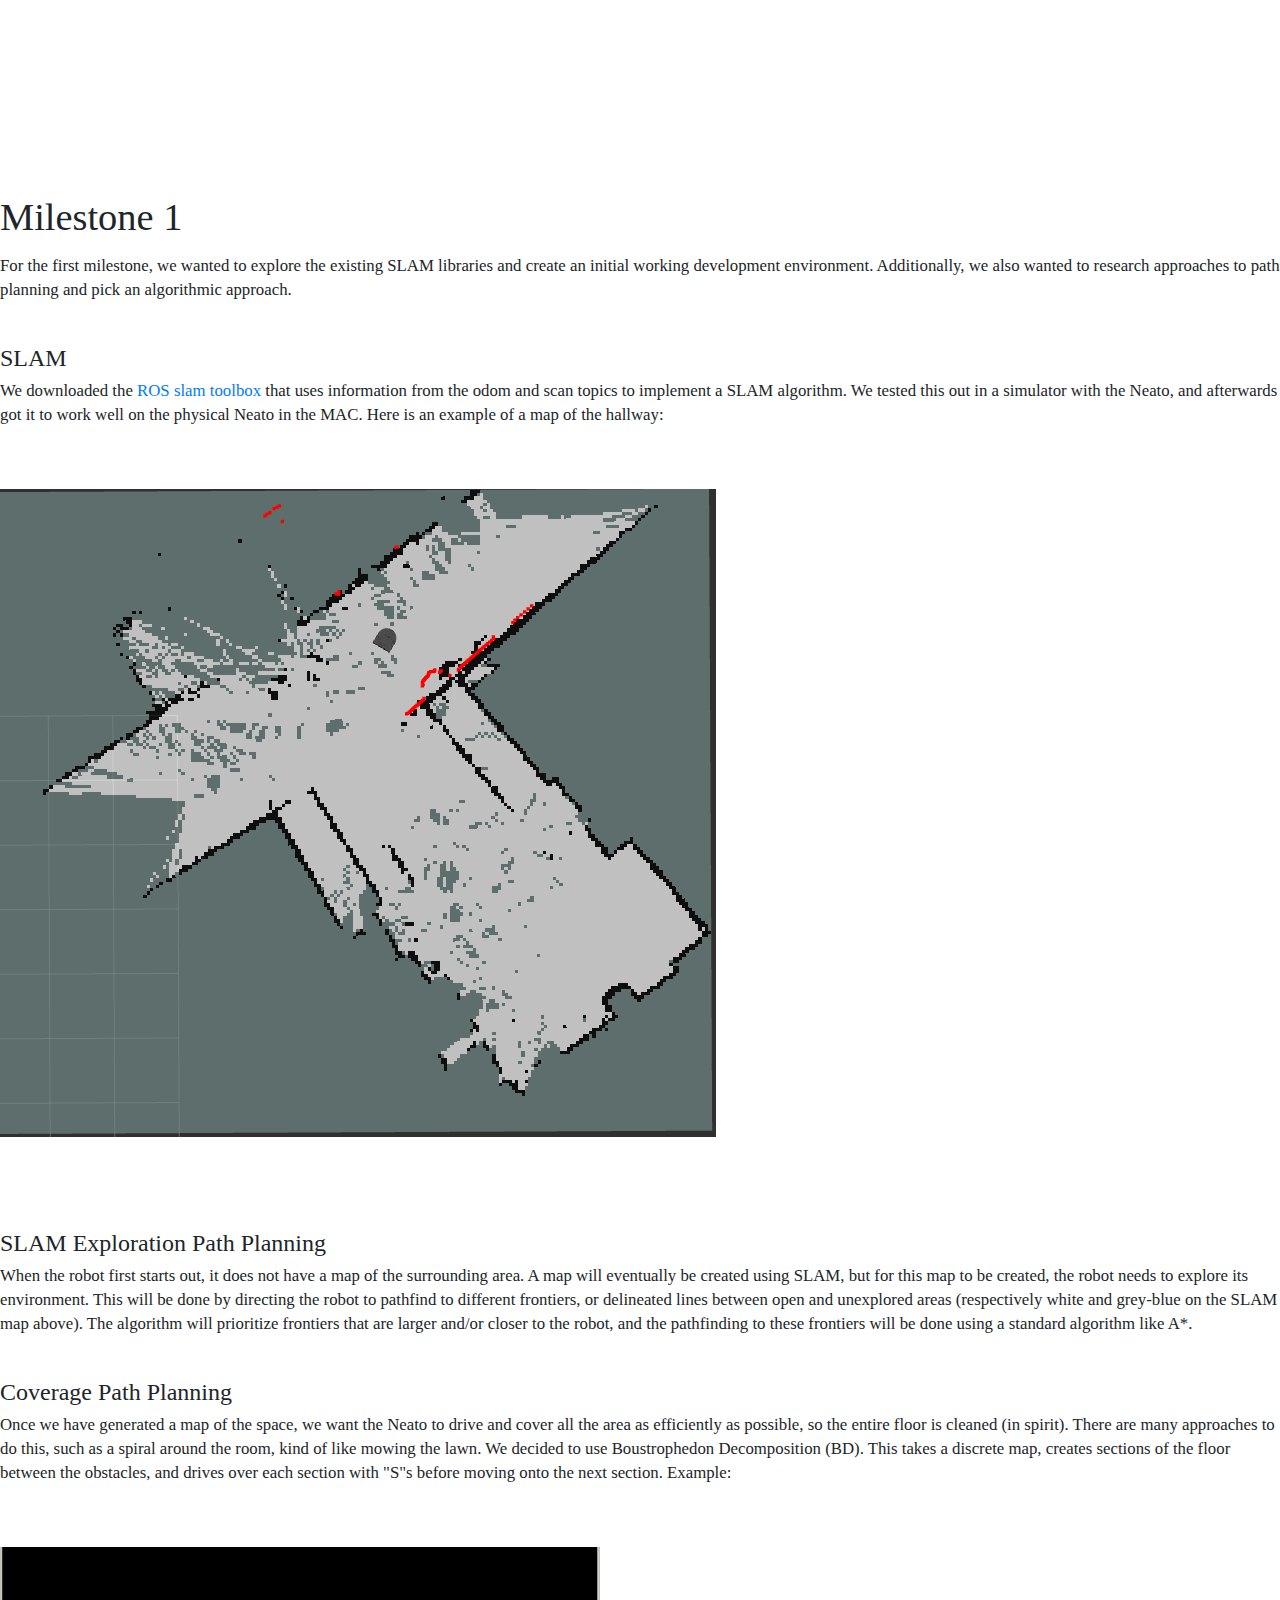
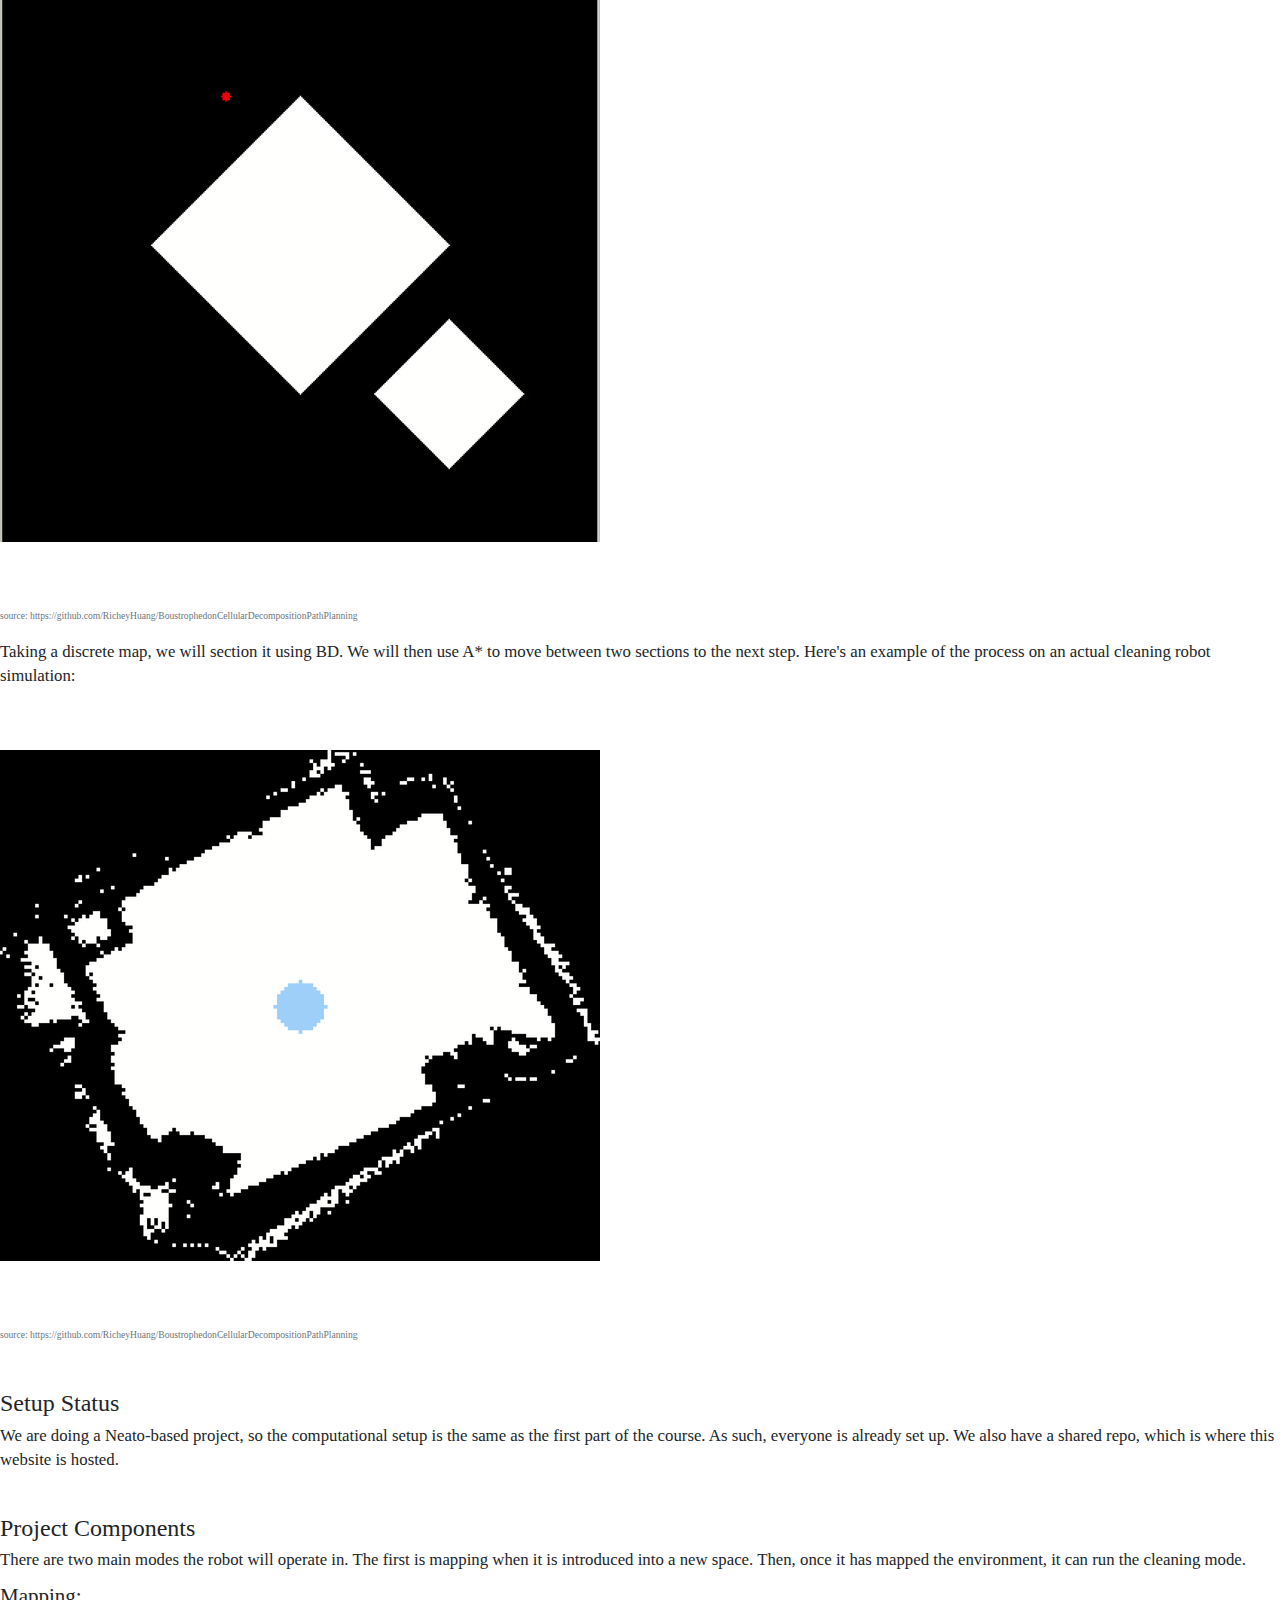
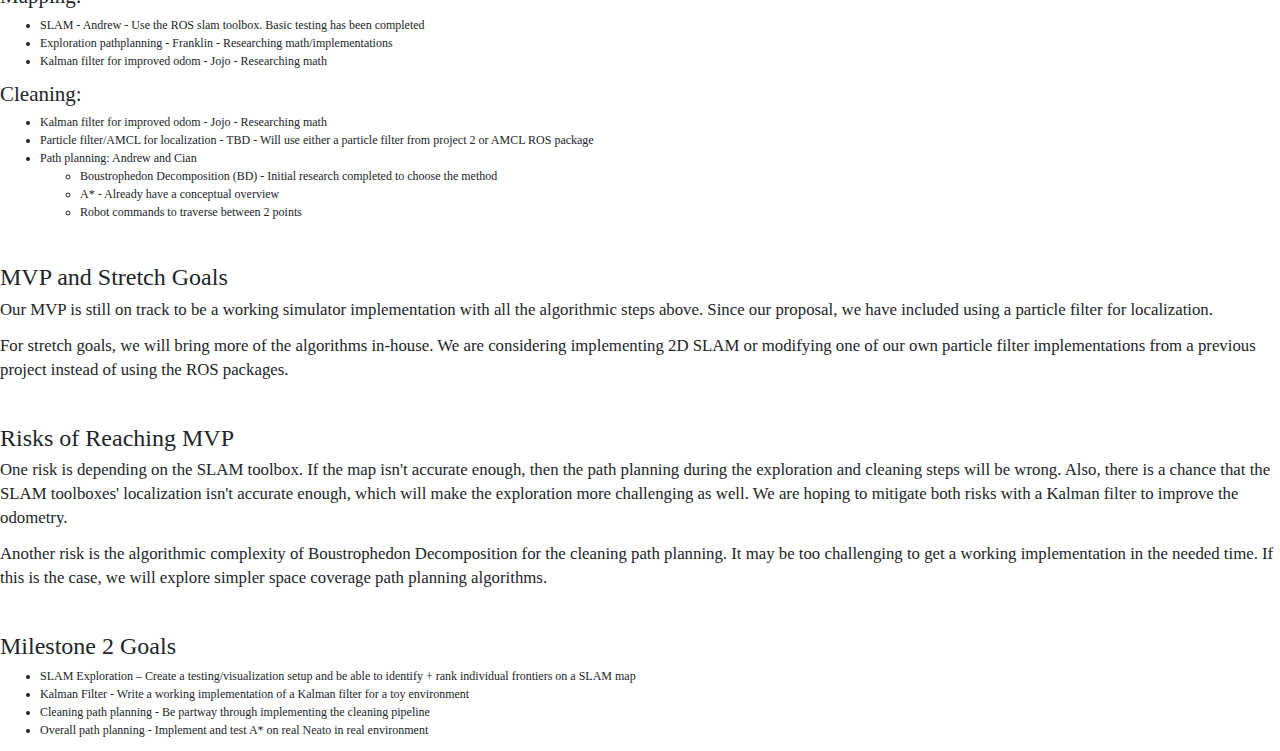
<file: docs/milestone1.html>
<!DOCTYPE html>
<html lang="en">

<!--The head contains metadata about our page and it's the place where we can load css files (for -->
<!--styling) and javascript files.-->
<head>

    <meta name="author" content="Stephan Risi">
    <meta charset="utf-8">
    <!--<meta name="viewport" content="width=device-width, initial-scale=1, shrink-to-fit=no">-->
    
    <!-- Favicon -->
    <link rel="icon" type="image/jpeg" href="images/home.jpg">

    <!-- Load JQuery and Bootstrap. They are javascript library that handle the layouting for us.-->
    <link rel="stylesheet" href="https://stackpath.bootstrapcdn.com/bootstrap/4.3.1/css/bootstrap.min.css" integrity="sha384-ggOyR0iXCbMQv3Xipma34MD+dH/1fQ784/j6cY/iJTQUOhcWr7x9JvoRxT2MZw1T" crossorigin="anonymous">
    <script src="https://code.jquery.com/jquery-3.4.1.min.js" integrity="sha256-CSXorXvZcTkaix6Yvo6HppcZGetbYMGWSFlBw8HfCJo=" crossorigin="anonymous"></script><script src="https://cdnjs.cloudflare.com/ajax/libs/popper.js/1.14.7/umd/popper.min.js" integrity="sha384-UO2eT0CpHqdSJQ6hJty5KVphtPhzWj9WO1clHTMGa3JDZwrnQq4sF86dIHNDz0W1" crossorigin="anonymous"></script>
    <script src="https://stackpath.bootstrapcdn.com/bootstrap/4.3.1/js/bootstrap.min.js" integrity="sha384-JjSmVgyd0p3pXB1rRibZUAYoIIy6OrQ6VrjIEaFf/nJGzIxFDsf4x0xIM+B07jRM" crossorigin="anonymous"></script>

    <!--Set the title for the page-->
    <title>Milestone 1 - Free the Neatos</title>

    <!-- The nav bar remains the same for every page, so by defining it in only one file, we only
     need to edit it in one place when we make changes to it. -->
    <script> $(function(){$("#header").load("header.html");});</script>

    <!-- Import the css file, which defines how our website looks -->
    <link href="css/main.css" rel="stylesheet">

    <script>
        // Mobile menu toggle functionality - use event delegation since header loads asynchronously
        $(document).ready(function() {
            function setupMobileMenu() {
                // Toggle mobile menu - use event delegation
                $(document).off('click', '.mobile-menu-toggle').on('click', '.mobile-menu-toggle', function(e) {
                    e.preventDefault();
                    e.stopPropagation();
                    var isActive = $(this).hasClass('active');
                    $(this).toggleClass('active');
                    $('.sidebar').toggleClass('active');
                    $('.mobile-overlay').toggleClass('active');
                    // Prevent body scroll when menu is open
                    if (!isActive) {
                        $('body').addClass('menu-open');
                    } else {
                        $('body').removeClass('menu-open');
                    }
                });

                // Close menu when overlay is clicked
                $(document).off('click', '.mobile-overlay').on('click', '.mobile-overlay', function(e) {
                    e.preventDefault();
                    e.stopPropagation();
                    $('.mobile-menu-toggle').removeClass('active');
                    $('.sidebar').removeClass('active');
                    $(this).removeClass('active');
                    $('body').removeClass('menu-open');
                });
            }

            // Set up mobile menu immediately and after delays to ensure header is loaded
            setupMobileMenu();
            setTimeout(setupMobileMenu, 100);
            setTimeout(setupMobileMenu, 500);
            setTimeout(setupMobileMenu, 1000);
        });

        // Close menu when a nav link is clicked (on mobile) - use event delegation
        $(document).on('click', '.nav-link', function() {
            if ($(window).width() <= 767) {
                $('.mobile-menu-toggle').removeClass('active');
                $('.sidebar').removeClass('active');
                $('.mobile-overlay').removeClass('active');
                $('body').removeClass('menu-open');
            }
        });

        // Set up active links after header loads
        $(document).ready(function() {
            function setupNavigation() {
                var currentPage = window.location.pathname.split('/').pop() || 'index.html';
                var isMilestonePage = currentPage.includes('milestone');
                var isSoftwarePage = currentPage.includes('software');
                
                $('.nav-link').each(function() {
                    var linkHref = $(this).attr('href');
                    if (!linkHref) return;
                    
                    var linkPage = linkHref.split('#')[0].split('/').pop();
                    
                    // Check if this link matches current page
                    if (linkPage === currentPage || 
                        (currentPage === '' && linkPage === 'index.html') ||
                        (isMilestonePage && linkHref.includes('milestone') && currentPage === linkPage) ||
                        (isSoftwarePage && linkHref.includes('software') && currentPage === linkPage)) {
                        $(this).addClass('active');
                    }
                });
            }

            // Try to set up navigation immediately, and also after a short delay to ensure header is loaded
            setTimeout(setupNavigation, 100);
            setTimeout(setupNavigation, 500);
        });
    </script>

</head>

<!--We define the elements that we actually want to display in the body element-->
<body>
    <!--This element is a placeholder for the sidebar navigation, which we load above-->
    <div id="header"></div>

    <!--Main content area-->
    <main class="main-content">
        <div class="content-wrapper">
            <h1>Milestone 1</h1>
            <p>
                For the first milestone, we wanted to explore the existing SLAM
                libraries and create an initial working development environment.
                Additionally, we also wanted to research approaches to path planning
                and pick an algorithmic approach.
            </p>

            <h2>SLAM</h2>
            <p>
                We downloaded the
                <a href="https://wiki.ros.org/slam_toolbox">ROS slam toolbox</a> that
                uses information from the odom and scan topics to implement a SLAM
                algorithm. We tested this out in a simulator with the Neato, and
                afterwards got it to work well on the physical Neato in the MAC. Here
                is an example of a map of the hallway:
            </p>
            <p>
                <img src="images/m1_slam_map.png" alt="Milestone 1 hallway map" class="content-img content-img--sm" />
            </p>
            <h2>SLAM Exploration Path Planning</h2>
            <p>
                When the robot first starts out, it does not have a map of the
                surrounding area. A map will eventually be created using SLAM, but for
                this map to be created, the robot needs to explore its environment.
                This will be done by directing the robot to pathfind to different
                frontiers, or delineated lines between open and unexplored areas
                (respectively white and grey-blue on the SLAM map above). The
                algorithm will prioritize frontiers that are larger and/or closer to
                the robot, and the pathfinding to these frontiers will be done using a
                standard algorithm like A*.
            </p>

            <h2>Coverage Path Planning</h2>
            <p>
                Once we have generated a map of the space, we want the Neato to drive
                and cover all the area as efficiently as possible, so the entire floor
                is cleaned (in spirit). There are many approaches to do this, such as
                a spiral around the room, kind of like mowing the lawn. We decided to
                use Boustrophedon Decomposition (BD). This takes a discrete map,
                creates sections of the floor between the obstacles, and drives over
                each section with "S"s before moving onto the next section. Example:
            </p>
            <p>
<img src="images/m1_path_planning.gif" alt="Gif showing path planning" class="content-img content-img--sm" />
            </p>
            <p class="text-muted small">source: https://github.com/RicheyHuang/BoustrophedonCellularDecompositionPathPlanning</p>
            <p>
                Taking a discrete map, we will section it using BD. We will then use
                A* to move between two sections to the next step. Here's an example of
                the process on an actual cleaning robot simulation:
            </p>
            <p>
                <img src="images/m1_cleanbot.gif" alt="Gif showing cleaning path planning" class="content-img content-img--sm" />
            </p>
            <p class="text-muted small">source: https://github.com/RicheyHuang/BoustrophedonCellularDecompositionPathPlanning</p>

            <h2>Setup Status</h2>
            <p>
                We are doing a Neato-based project, so the computational setup is the
                same as the first part of the course. As such, everyone is already set
                up. We also have a shared repo, which is where this website is hosted.
            </p>

            <h2>Project Components</h2>
            <p>
                There are two main modes the robot will operate in. The first is
                mapping when it is introduced into a new space. Then, once it has
                mapped the environment, it can run the cleaning mode.
            </p>

            <h3>Mapping:</h3>
            <ul>
                <li>
                    SLAM - Andrew - Use the ROS slam toolbox. Basic testing has been
                    completed
                </li>
                <li>
                    Exploration pathplanning - Franklin - Researching
                    math/implementations
                </li>
                <li>Kalman filter for improved odom - Jojo - Researching math</li>
            </ul>

            <h3>Cleaning:</h3>
            <ul>
                <li>Kalman filter for improved odom - Jojo - Researching math</li>
                <li>
                    Particle filter/AMCL for localization - TBD - Will use either a
                    particle filter from project 2 or AMCL ROS package
                </li>
                <li>
                    Path planning: Andrew and Cian
                    <ul>
                        <li>
                            Boustrophedon Decomposition (BD) - Initial research completed to
                            choose the method
                        </li>
                        <li>A* - Already have a conceptual overview</li>
                        <li>Robot commands to traverse between 2 points</li>
                    </ul>
                </li>
            </ul>

            <h2>MVP and Stretch Goals</h2>
            <p>
                Our MVP is still on track to be a working simulator implementation
                with all the algorithmic steps above. Since our proposal, we have
                included using a particle filter for localization.
            </p>
            <p>
                For stretch goals, we will bring more of the algorithms in-house. We
                are considering implementing 2D SLAM or modifying one of our own
                particle filter implementations from a previous project instead of
                using the ROS packages.
            </p>

            <h2>Risks of Reaching MVP</h2>
            <p>
                One risk is depending on the SLAM toolbox. If the map isn't accurate
                enough, then the path planning during the exploration and cleaning
                steps will be wrong. Also, there is a chance that the SLAM toolboxes'
                localization isn't accurate enough, which will make the exploration
                more challenging as well. We are hoping to mitigate both risks with a
                Kalman filter to improve the odometry.
            </p>
            <p>
                Another risk is the algorithmic complexity of Boustrophedon
                Decomposition for the cleaning path planning. It may be too
                challenging to get a working implementation in the needed time. If
                this is the case, we will explore simpler space coverage path planning
                algorithms.
            </p>

            <h2>Milestone 2 Goals</h2>
            <ul>
                <li>
                    SLAM Exploration – Create a testing/visualization setup and be able
                    to identify + rank individual frontiers on a SLAM map
                </li>
                <li>
                    Kalman Filter - Write a working implementation of a Kalman filter
                    for a toy environment
                </li>
                <li>
                    Cleaning path planning - Be partway through implementing the
                    cleaning pipeline
                </li>
                <li>
                    Overall path planning - Implement and test A* on real Neato in real
                    environment
                </li>
            </ul>
        </div>
    </main>
</body>
</html>
</file>
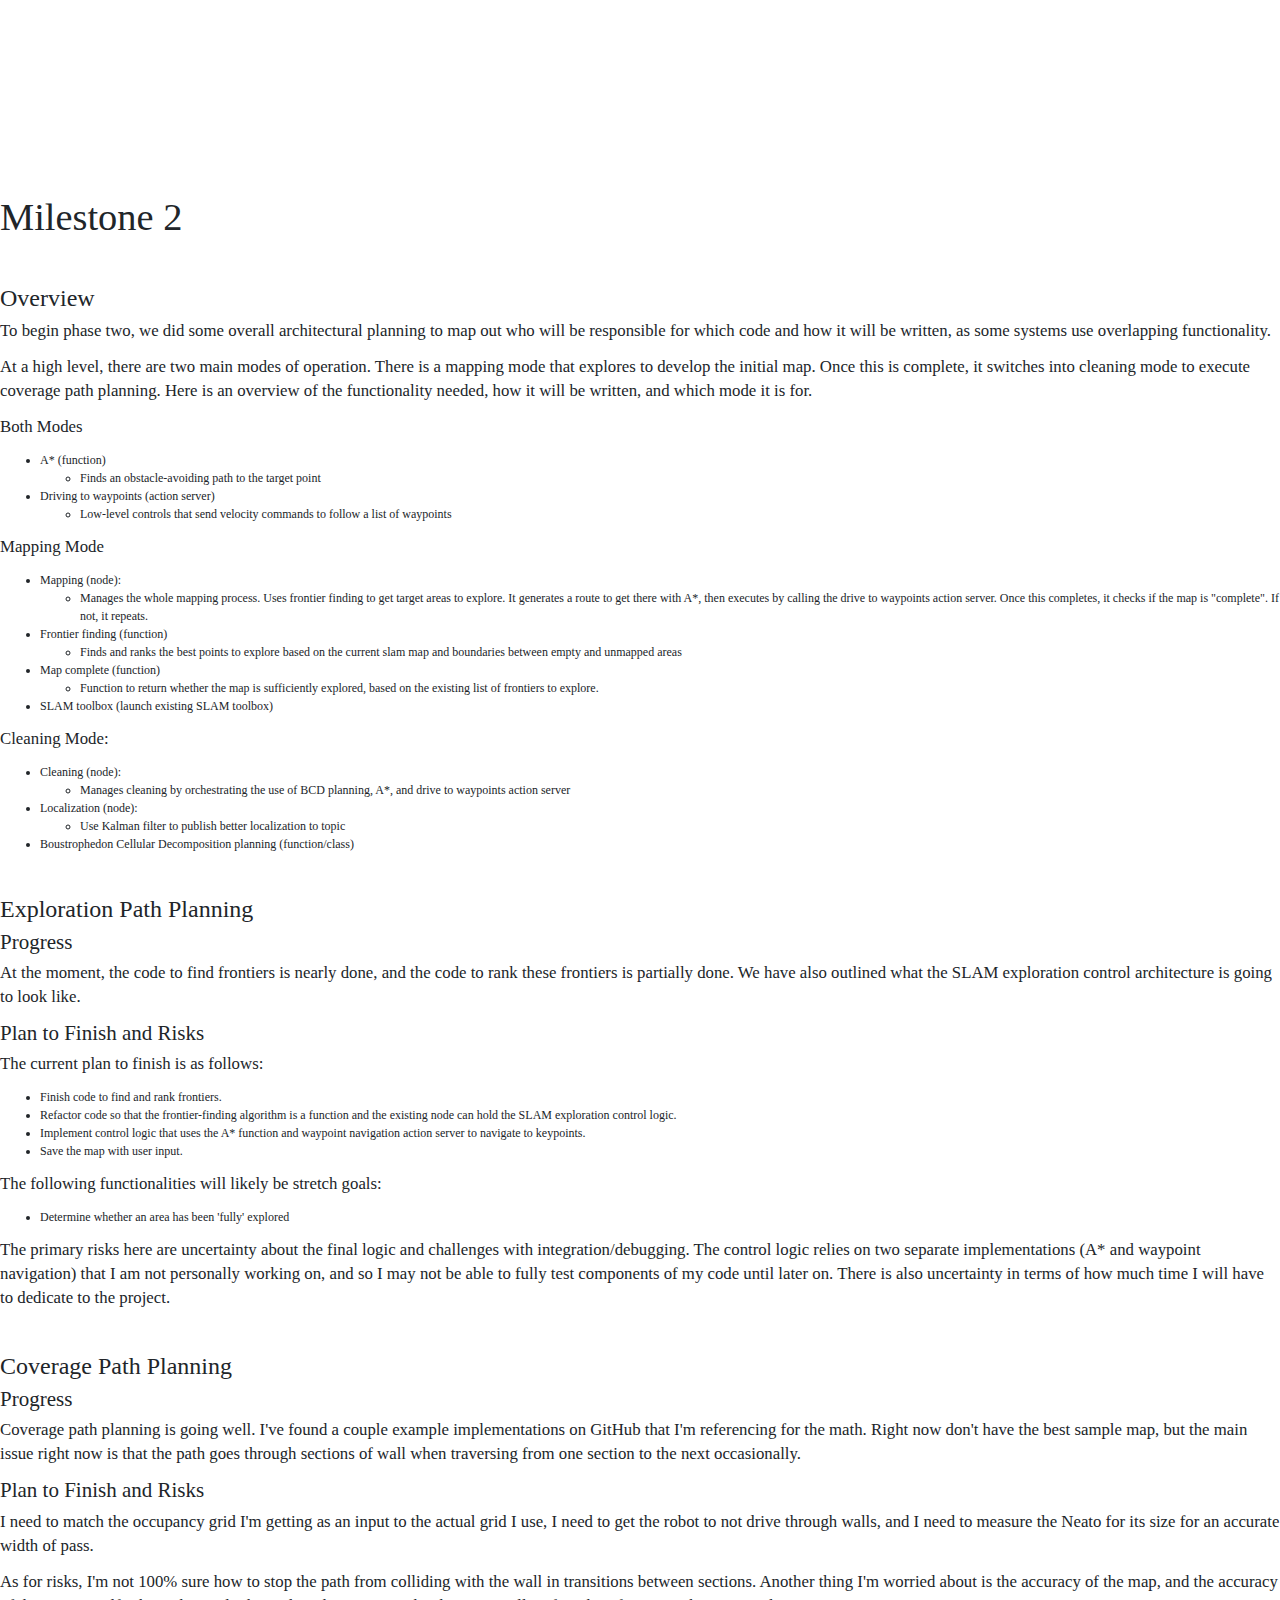
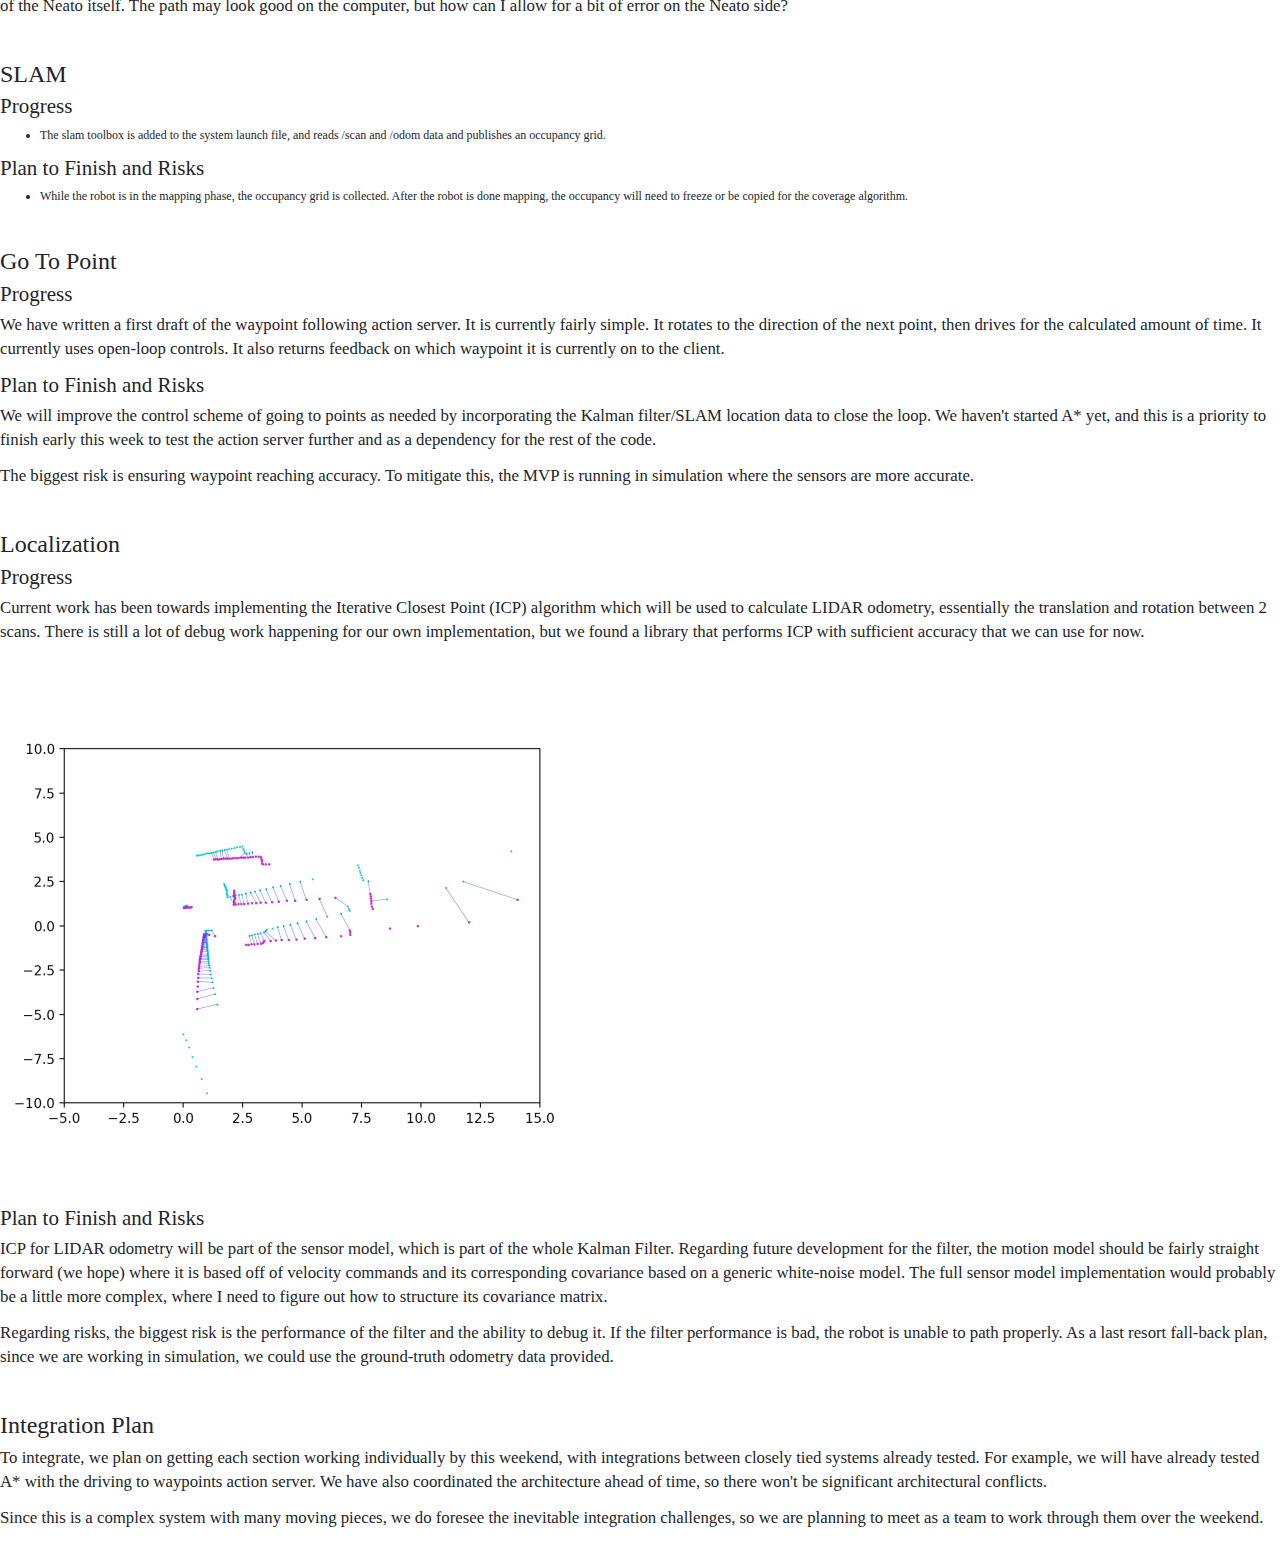
<file: docs/milestone2.html>
<!DOCTYPE html>
<html lang="en">

<!--The head contains metadata about our page and it's the place where we can load css files (for -->
<!--styling) and javascript files.-->
<head>

    <meta name="author" content="Stephan Risi">
    <meta charset="utf-8">
    <!--<meta name="viewport" content="width=device-width, initial-scale=1, shrink-to-fit=no">-->
    
    <!-- Favicon -->
    <link rel="icon" type="image/jpeg" href="images/home.jpg">

    <!-- Load JQuery and Bootstrap. They are javascript library that handle the layouting for us.-->
    <link rel="stylesheet" href="https://stackpath.bootstrapcdn.com/bootstrap/4.3.1/css/bootstrap.min.css" integrity="sha384-ggOyR0iXCbMQv3Xipma34MD+dH/1fQ784/j6cY/iJTQUOhcWr7x9JvoRxT2MZw1T" crossorigin="anonymous">
    <script src="https://code.jquery.com/jquery-3.4.1.min.js" integrity="sha256-CSXorXvZcTkaix6Yvo6HppcZGetbYMGWSFlBw8HfCJo=" crossorigin="anonymous"></script><script src="https://cdnjs.cloudflare.com/ajax/libs/popper.js/1.14.7/umd/popper.min.js" integrity="sha384-UO2eT0CpHqdSJQ6hJty5KVphtPhzWj9WO1clHTMGa3JDZwrnQq4sF86dIHNDz0W1" crossorigin="anonymous"></script>
    <script src="https://stackpath.bootstrapcdn.com/bootstrap/4.3.1/js/bootstrap.min.js" integrity="sha384-JjSmVgyd0p3pXB1rRibZUAYoIIy6OrQ6VrjIEaFf/nJGzIxFDsf4x0xIM+B07jRM" crossorigin="anonymous"></script>

    <!--Set the title for the page-->
    <title>Milestone 2 - Free the Neatos</title>

    <!-- The nav bar remains the same for every page, so by defining it in only one file, we only
     need to edit it in one place when we make changes to it. -->
    <script> $(function(){$("#header").load("header.html");});</script>

    <!-- Import the css file, which defines how our website looks -->
    <link href="css/main.css" rel="stylesheet">

    <script>
        // Mobile menu toggle functionality - use event delegation since header loads asynchronously
        $(document).ready(function() {
            function setupMobileMenu() {
                // Toggle mobile menu - use event delegation
                $(document).off('click', '.mobile-menu-toggle').on('click', '.mobile-menu-toggle', function(e) {
                    e.preventDefault();
                    e.stopPropagation();
                    var isActive = $(this).hasClass('active');
                    $(this).toggleClass('active');
                    $('.sidebar').toggleClass('active');
                    $('.mobile-overlay').toggleClass('active');
                    // Prevent body scroll when menu is open
                    if (!isActive) {
                        $('body').addClass('menu-open');
                    } else {
                        $('body').removeClass('menu-open');
                    }
                });

                // Close menu when overlay is clicked
                $(document).off('click', '.mobile-overlay').on('click', '.mobile-overlay', function(e) {
                    e.preventDefault();
                    e.stopPropagation();
                    $('.mobile-menu-toggle').removeClass('active');
                    $('.sidebar').removeClass('active');
                    $(this).removeClass('active');
                    $('body').removeClass('menu-open');
                });
            }

            // Set up mobile menu immediately and after delays to ensure header is loaded
            setupMobileMenu();
            setTimeout(setupMobileMenu, 100);
            setTimeout(setupMobileMenu, 500);
            setTimeout(setupMobileMenu, 1000);
        });

        // Close menu when a nav link is clicked (on mobile) - use event delegation
        $(document).on('click', '.nav-link', function() {
            if ($(window).width() <= 767) {
                $('.mobile-menu-toggle').removeClass('active');
                $('.sidebar').removeClass('active');
                $('.mobile-overlay').removeClass('active');
                $('body').removeClass('menu-open');
            }
        });

        // Set up active links after header loads
        $(document).ready(function() {
            function setupNavigation() {
                var currentPage = window.location.pathname.split('/').pop() || 'index.html';
                var isMilestonePage = currentPage.includes('milestone');
                var isSoftwarePage = currentPage.includes('software');
                
                $('.nav-link').each(function() {
                    var linkHref = $(this).attr('href');
                    if (!linkHref) return;
                    
                    var linkPage = linkHref.split('#')[0].split('/').pop();
                    
                    // Check if this link matches current page
                    if (linkPage === currentPage || 
                        (currentPage === '' && linkPage === 'index.html') ||
                        (isMilestonePage && linkHref.includes('milestone') && currentPage === linkPage) ||
                        (isSoftwarePage && linkHref.includes('software') && currentPage === linkPage)) {
                        $(this).addClass('active');
                    }
                });
            }

            // Try to set up navigation immediately, and also after a short delay to ensure header is loaded
            setTimeout(setupNavigation, 100);
            setTimeout(setupNavigation, 500);
        });
    </script>

</head>

<!--We define the elements that we actually want to display in the body element-->
<body>
    <!--This element is a placeholder for the sidebar navigation, which we load above-->
    <div id="header"></div>

    <!--Main content area-->
    <main class="main-content">
        <div class="content-wrapper">
            <h1>Milestone 2</h1>

            <h2>Overview</h2>
            <p>To begin phase two, we did some overall architectural planning to map out who will be responsible for which code and how it will be written, as some systems use overlapping functionality.</p>
            <p>At a high level, there are two main modes of operation. There is a mapping mode that explores to develop the initial map. Once this is complete, it switches into cleaning mode to execute coverage path planning. Here is an overview of the functionality needed, how it will be written, and which mode it is for.</p>
            <p>Both Modes</p>
            <ul>
                <li>
                    A* (function)<br>
                    <ul>
                        <li>Finds an obstacle-avoiding path to the target point</li>
                    </ul>
                </li>
                <li>
                    Driving to waypoints (action server)<br>
                    <ul>
                        <li>Low-level controls that send velocity commands to follow a list of waypoints</li>
                    </ul>
                </li>
            </ul>
            <p>Mapping Mode</p>
            <ul>
                <li>
                    Mapping (node):<br>
                    <ul>
                        <li>Manages the whole mapping process. Uses frontier finding to get target areas to explore. It generates a route to get there with A*, then executes by calling the drive to waypoints action server. Once this completes, it checks if the map is "complete". If not, it repeats.</li>
                    </ul>
                </li>
                <li>
                    Frontier finding (function)<br>
                    <ul>
                        <li>Finds and ranks the best points to explore based on the current slam map and boundaries between empty and unmapped areas</li>
                    </ul>
                </li>
                <li>
                    Map complete (function)<br>
                    <ul>
                        <li>Function to return whether the map is sufficiently explored, based on the existing list of frontiers to explore.</li>
                    </ul>
                </li>
                <li>SLAM toolbox (launch existing SLAM toolbox)</li>
            </ul>
            <p>Cleaning Mode:</p>
            <ul>
                <li>
                    Cleaning (node):<br>
                    <ul>
                        <li>Manages cleaning by orchestrating the use of BCD planning, A*, and drive to waypoints action server</li>
                    </ul>
                </li>
                <li>
                    Localization (node):<br>
                    <ul>
                        <li>Use Kalman filter to publish better localization to topic</li>
                    </ul>
                </li>
                <li>Boustrophedon Cellular Decomposition planning (function/class)</li>
            </ul>

            <h2>Exploration Path Planning</h2>

            <h3>Progress</h3>
            <p>At the moment, the code to find frontiers is nearly done, and the code to rank these frontiers is partially done. We have also outlined what the SLAM exploration control architecture is going to look like.</p>

            <h3>Plan to Finish and Risks</h3>
            <p>The current plan to finish is as follows:</p>
            <ul>
                <li>Finish code to find and rank frontiers.</li>
                <li>Refactor code so that the frontier-finding algorithm is a function and the existing node can hold the SLAM exploration control logic.</li>
                <li>Implement control logic that uses the A* function and waypoint navigation action server to navigate to keypoints.</li>
                <li>Save the map with user input.</li>
            </ul>
            <p>The following functionalities will likely be stretch goals:</p>
            <ul>
                <li>Determine whether an area has been 'fully' explored</li>
            </ul>
            <p>The primary risks here are uncertainty about the final logic and challenges with integration/debugging. The control logic relies on two separate implementations (A* and waypoint navigation) that I am not personally working on, and so I may not be able to fully test components of my code until later on. There is also uncertainty in terms of how much time I will have to dedicate to the project.</p>

            <h2>Coverage Path Planning</h2>

            <h3>Progress</h3>
            <p> Coverage path planning is going well. I've found a couple example implementations on GitHub that I'm referencing for the math. Right now don't have the best sample map, but the main issue right now is that the path goes through sections of wall when traversing from one section to the next occasionally.</p>

            <h3>Plan to Finish and Risks</h3>
            <p>I need to match the occupancy grid I'm getting as an input to the actual grid I use, I need to get the robot to not drive through walls, and I need to measure the Neato for its size for an accurate width of pass.</p>
            <p>As for risks, I'm not 100% sure how to stop the path from colliding with the wall in transitions between sections. Another thing I'm worried about is the accuracy of the map, and the accuracy of the Neato itself. The path may look good on the computer, but how can I allow for a bit of error on the Neato side?</p>

            <h2>SLAM</h2>

            <h3>Progress</h3>
            <ul>
                <li>The slam toolbox is added to the system launch file, and reads /scan and /odom data and publishes an occupancy grid.</li>
            </ul>

            <h3>Plan to Finish and Risks</h3>
            <ul>
                <li>While the robot is in the mapping phase, the occupancy grid is collected. After the robot is done mapping, the occupancy will need to freeze or be copied for the coverage algorithm.</li>
            </ul>

            <h2>Go To Point</h2>

            <h3>Progress</h3>
            <p>We have written a first draft of the waypoint following action server. It is currently fairly simple. It rotates to the direction of the next point, then drives for the calculated amount of time. It currently uses open-loop controls. It also returns feedback on which waypoint it is currently on to the client.</p>

            <h3>Plan to Finish and Risks</h3>
            <p>We will improve the control scheme of going to points as needed by incorporating the Kalman filter/SLAM location data to close the loop. We haven't started A* yet, and this is a priority to finish early this week to test the action server further and as a dependency for the rest of the code.</p>
            <p>The biggest risk is ensuring waypoint reaching accuracy. To mitigate this, the MVP is running in simulation where the sensors are more accurate.</p>

            <h2>Localization</h2>

            <h3>Progress</h3>
            <p>
                Current work has been towards implementing the Iterative Closest Point (ICP) algorithm which will be used to calculate LIDAR odometry, essentially the translation and rotation between 2 scans. There is still a lot of debug work happening for our own implementation, but we found a library that performs ICP with sufficient accuracy that we can use for now.
            </p>
            <p>
                <img src="images/m2_kalman.png" alt="Milestone 2 localization placeholder" class="content-img content-img--sm" />
            </p>

            <h3>Plan to Finish and Risks</h3>
            <p>ICP for LIDAR odometry will be part of the sensor model, which is part of the whole Kalman Filter. Regarding future development for the filter, the motion model should be fairly straight forward (we hope) where it is based off of velocity commands and its corresponding covariance based on a generic white-noise model. The full sensor model implementation would probably be a little more complex, where I need to figure out how to structure its covariance matrix.</p>
            <p>Regarding risks, the biggest risk is the performance of the filter and the ability to debug it. If the filter performance is bad, the robot is unable to path properly. As a last resort fall-back plan, since we are working in simulation, we could use the ground-truth odometry data provided.</p>

            <h2>Integration Plan</h2>
            <p>To integrate, we plan on getting each section working individually by this weekend, with integrations between closely tied systems already tested. For example, we will have already tested A* with the driving to waypoints action server. We have also coordinated the architecture ahead of time, so there won't be significant architectural conflicts.</p>
            <p>Since this is a complex system with many moving pieces, we do foresee the inevitable integration challenges, so we are planning to meet as a team to work through them over the weekend.</p>
        </div>
    </main>
</body>
</html>
</file>
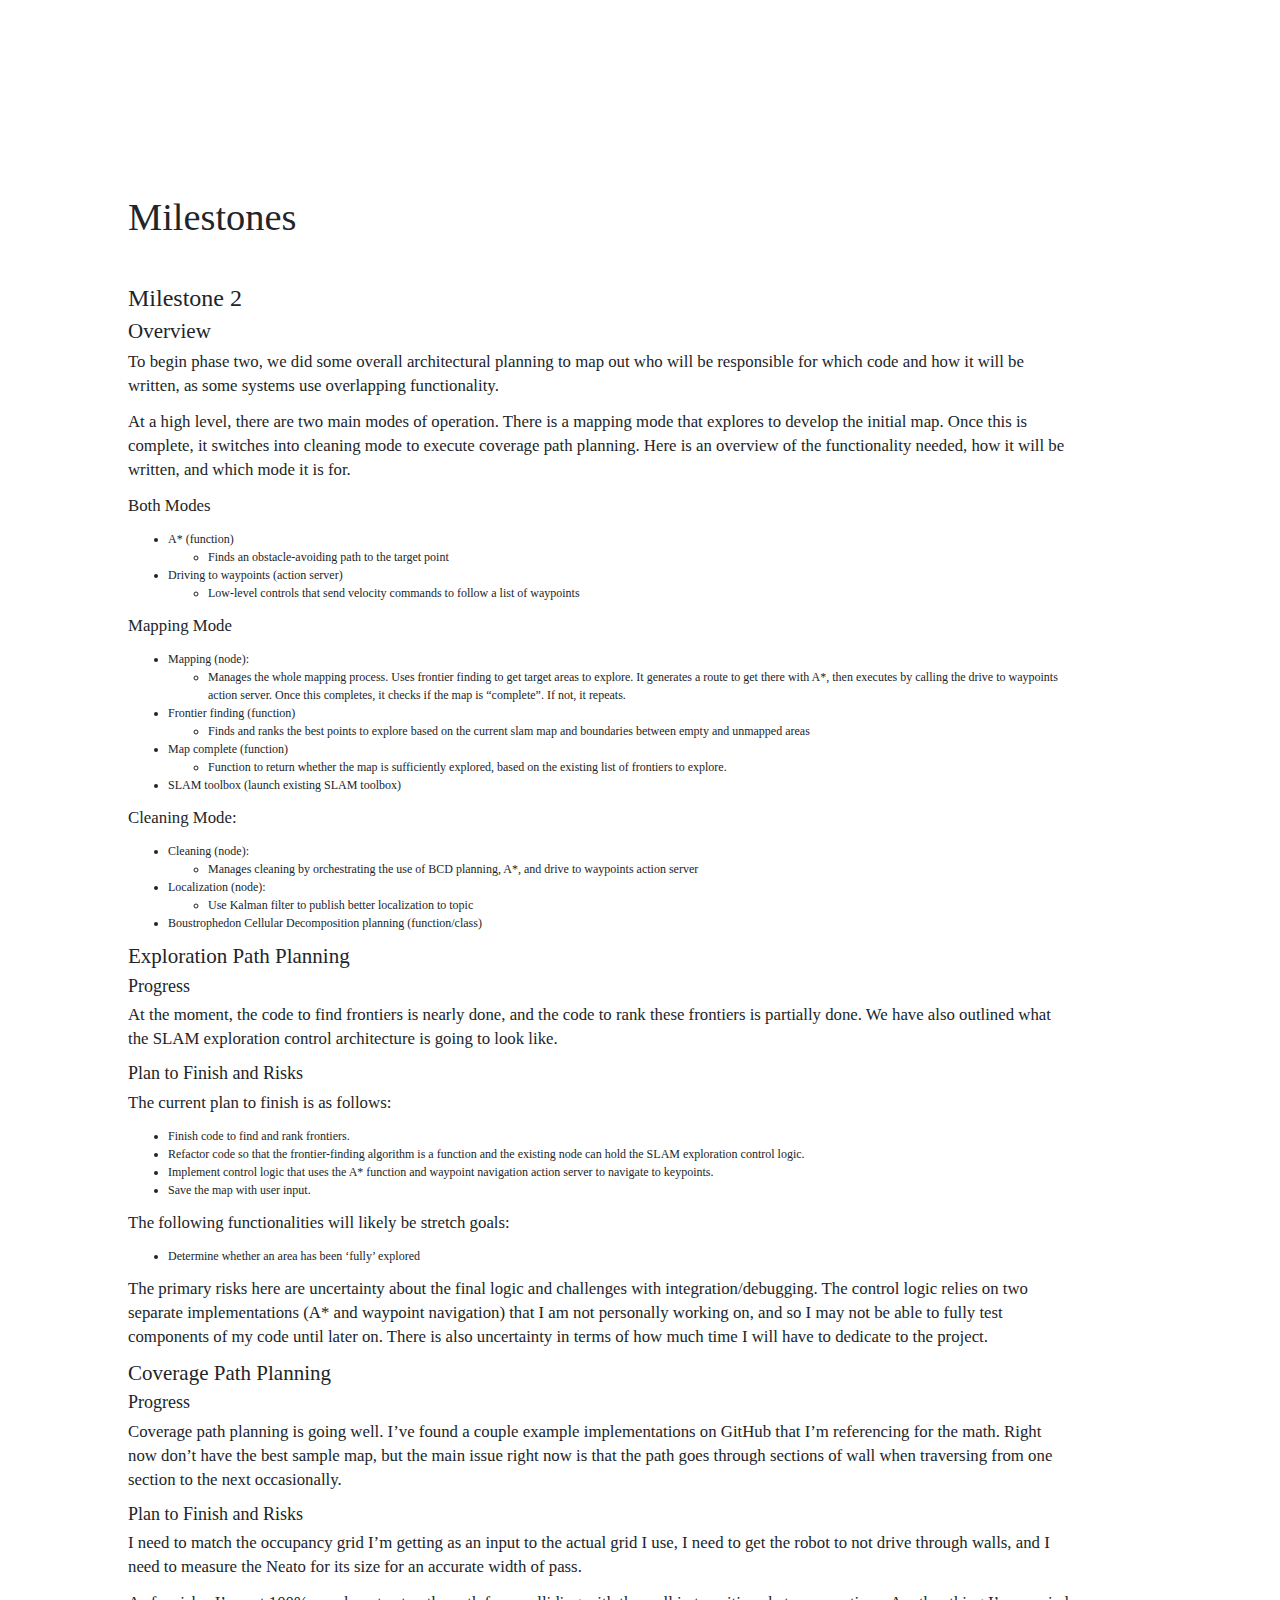
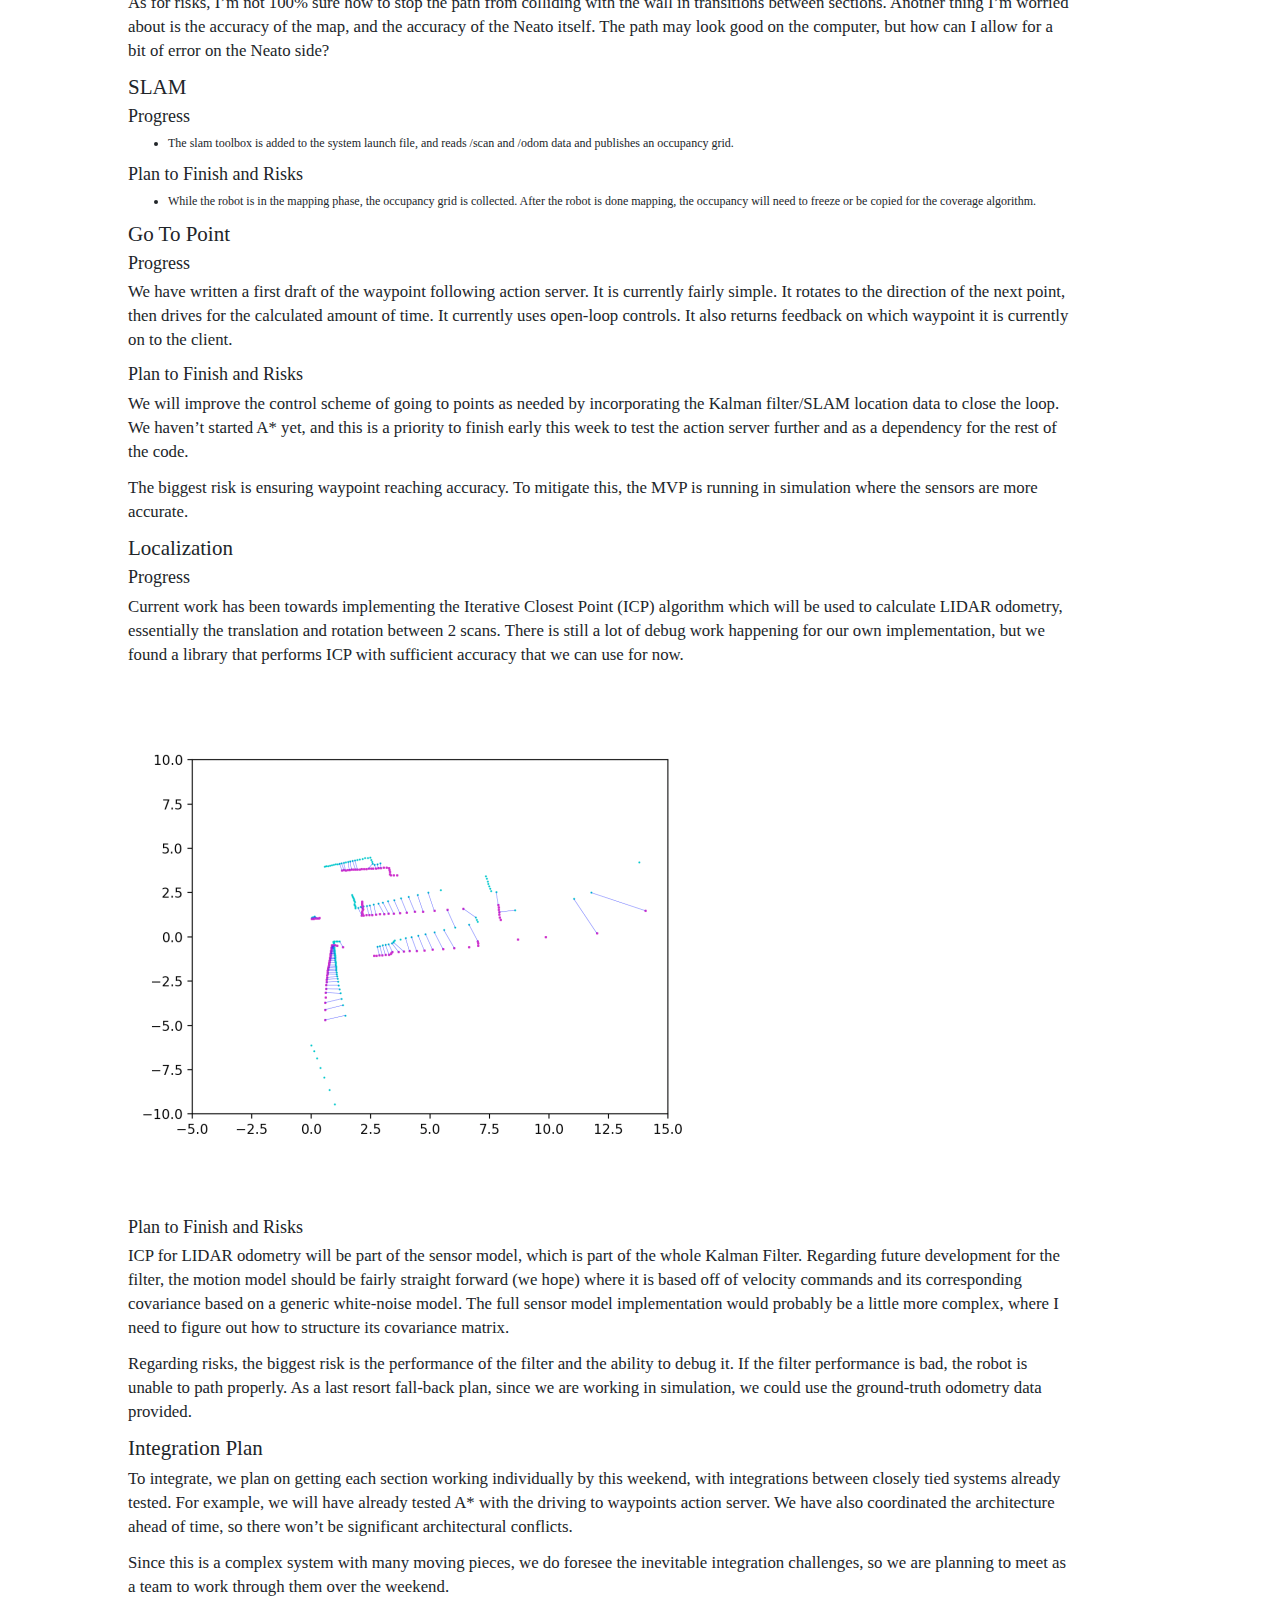
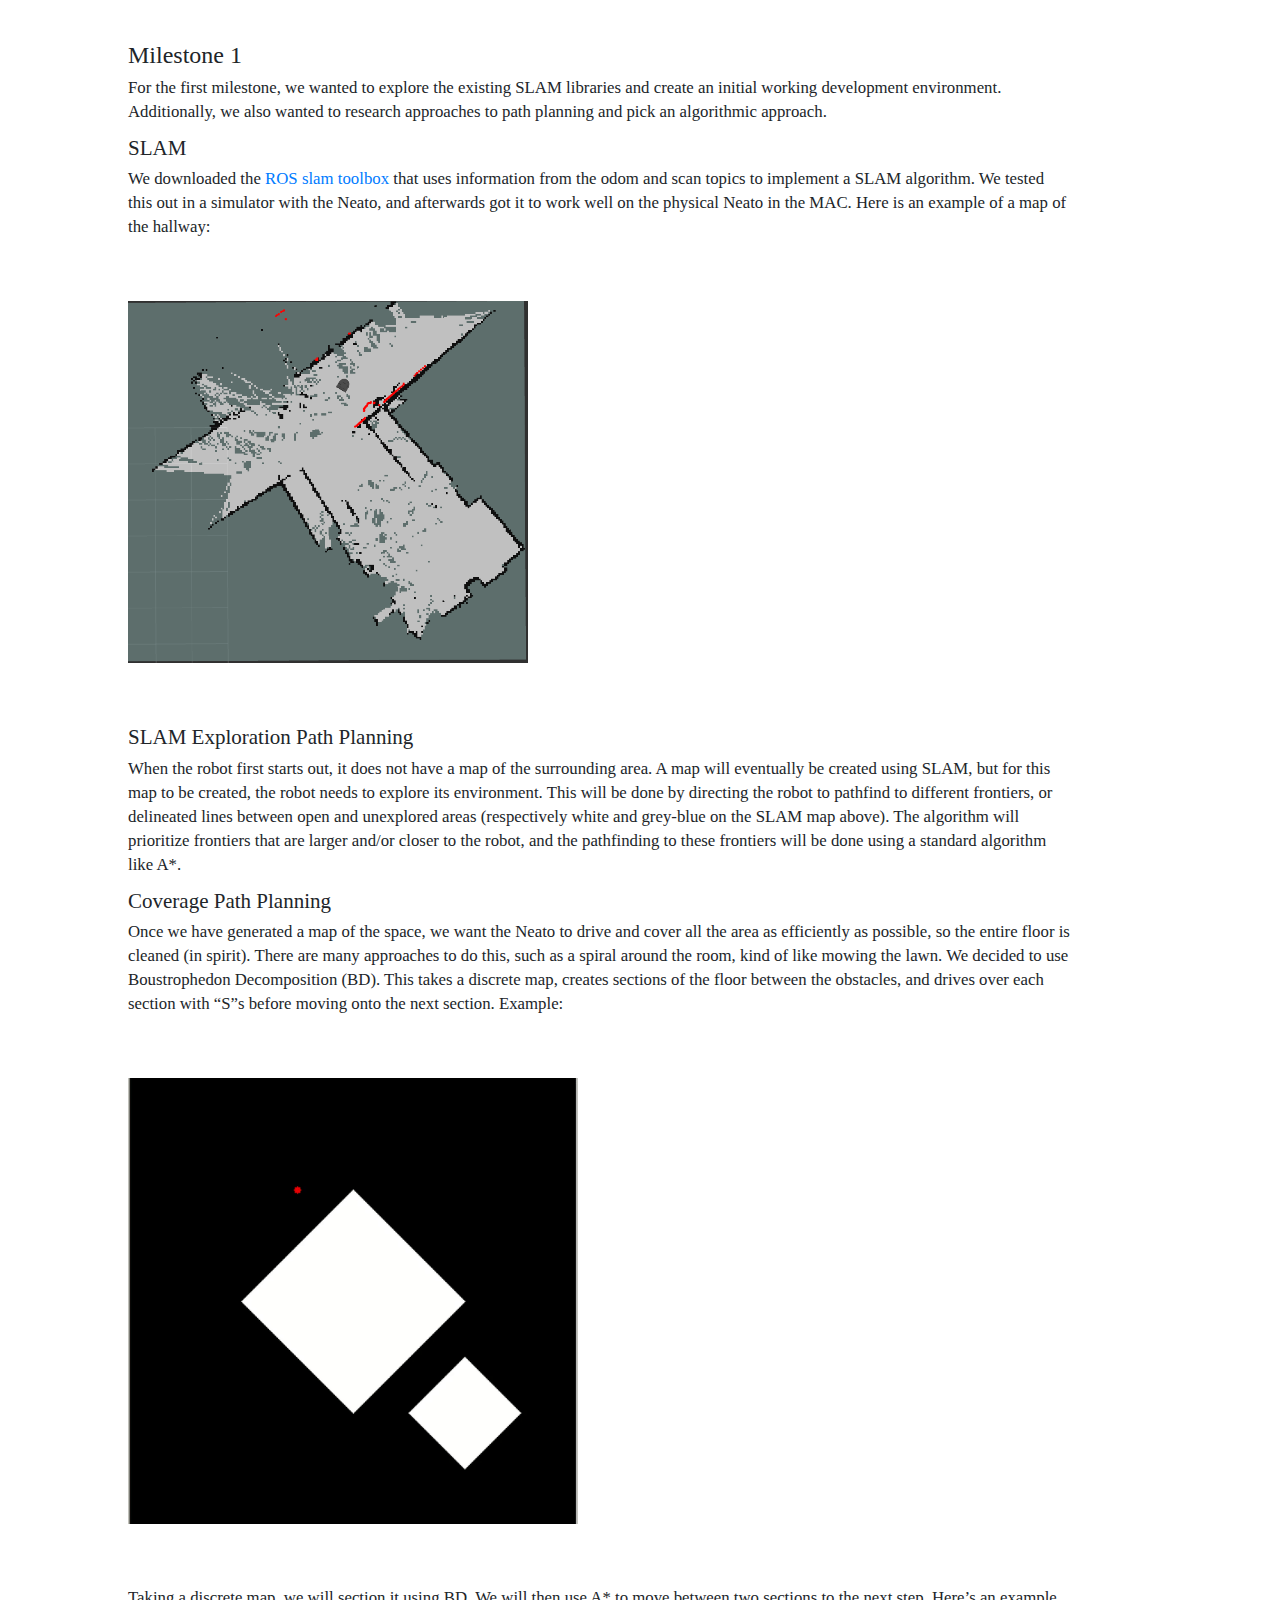
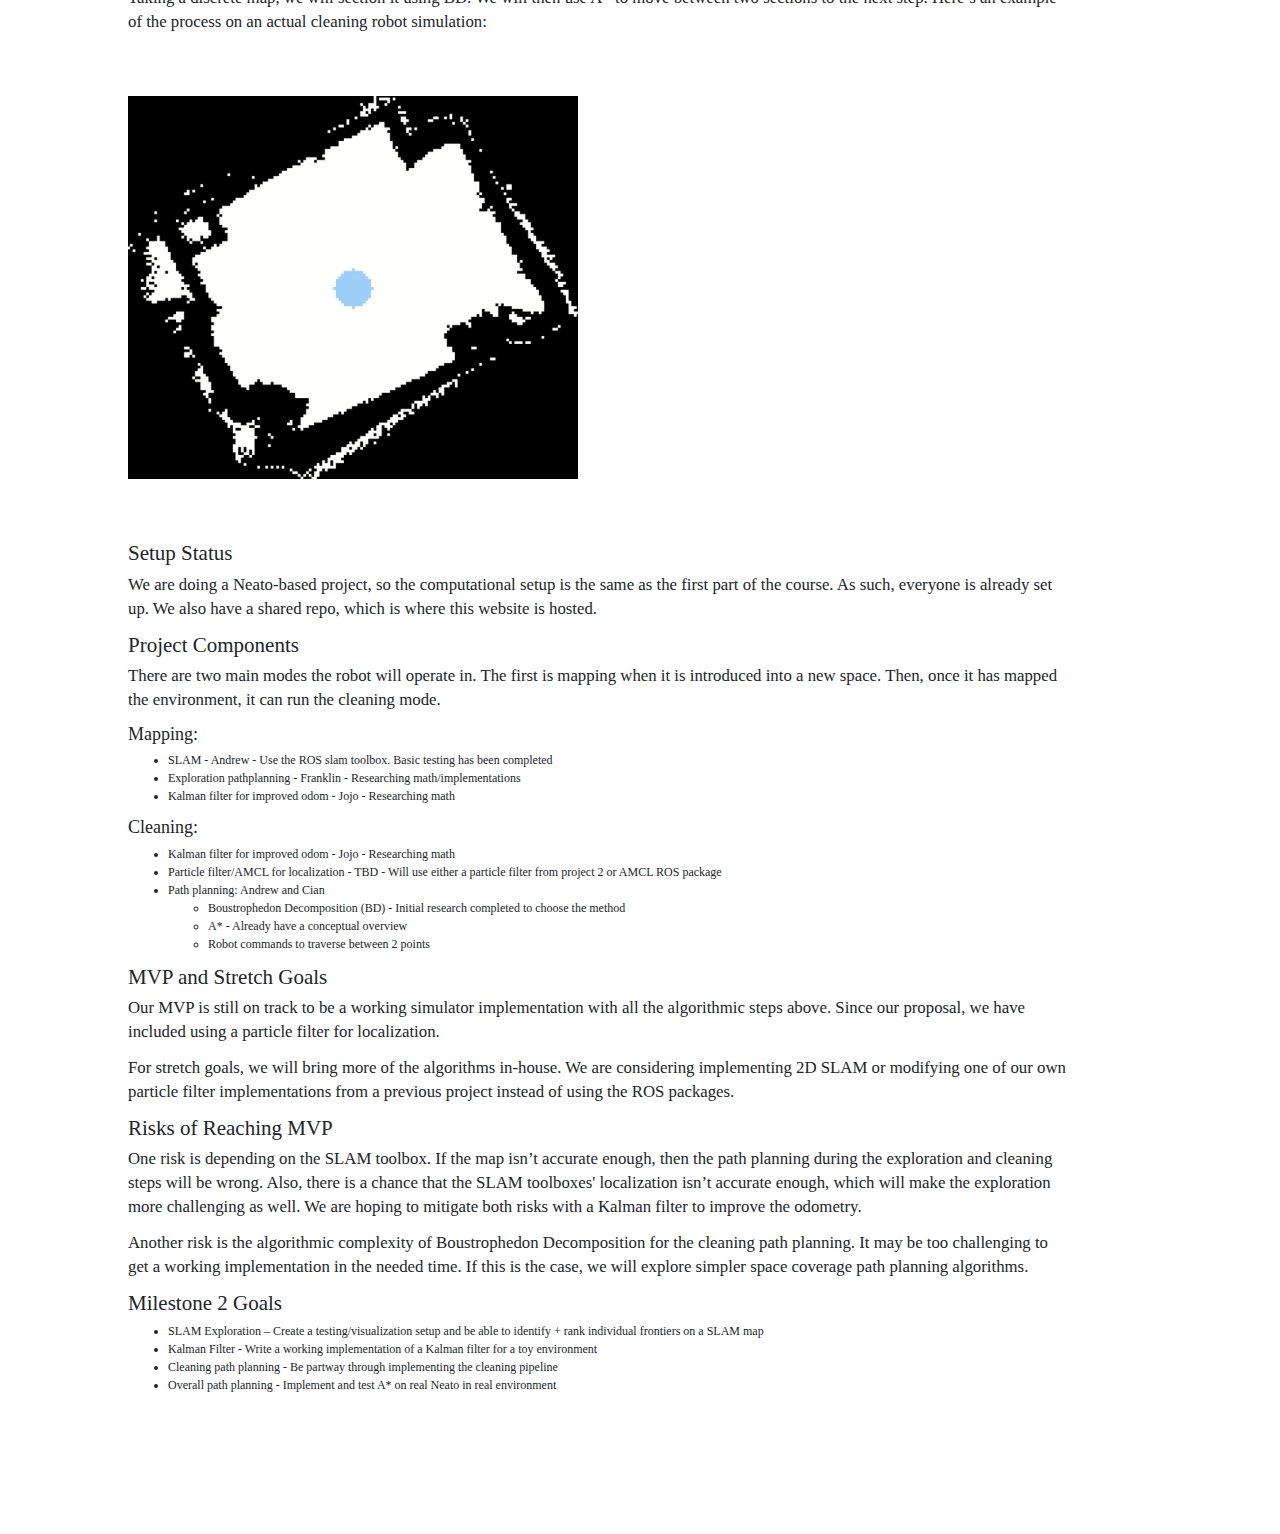
<file: docs/setup.html>
<!DOCTYPE html>
<html lang="en">
  <!--The head contains metadata about our page and it's the place where we can load css files (for -->
  <!--styling) and javascript files.-->
  <head>
    <meta name="author" content="Stephan Risi" />
    <meta charset="utf-8" />
    <!--<meta name="viewport" content="width=device-width, initial-scale=1, shrink-to-fit=no">-->

    <!-- Load JQuery and Bootstrap. They are javascript library that handle the layouting for us.-->
    <link
      rel="stylesheet"
      href="https://stackpath.bootstrapcdn.com/bootstrap/4.3.1/css/bootstrap.min.css"
      integrity="sha384-ggOyR0iXCbMQv3Xipma34MD+dH/1fQ784/j6cY/iJTQUOhcWr7x9JvoRxT2MZw1T"
      crossorigin="anonymous"
    />
    <script
      src="https://code.jquery.com/jquery-3.4.1.min.js"
      integrity="sha256-CSXorXvZcTkaix6Yvo6HppcZGetbYMGWSFlBw8HfCJo="
      crossorigin="anonymous"
    ></script>
    <script
      src="https://cdnjs.cloudflare.com/ajax/libs/popper.js/1.14.7/umd/popper.min.js"
      integrity="sha384-UO2eT0CpHqdSJQ6hJty5KVphtPhzWj9WO1clHTMGa3JDZwrnQq4sF86dIHNDz0W1"
      crossorigin="anonymous"
    ></script>
    <script
      src="https://stackpath.bootstrapcdn.com/bootstrap/4.3.1/js/bootstrap.min.js"
      integrity="sha384-JjSmVgyd0p3pXB1rRibZUAYoIIy6OrQ6VrjIEaFf/nJGzIxFDsf4x0xIM+B07jRM"
      crossorigin="anonymous"
    ></script>

    <!--Set the title for the page-->
    <title>Github Pages Tutorial</title>

    <!-- The nav bar remains the same for every page, so by defining it in only one file, we only
     need to edit it in one place when we make changes to it. -->
    <script>
      $(function () {
        $("#header").load("header.html");
      });
    </script>

    <!-- Import the css file, which defines how our website looks -->
    <link href="css/main.css" rel="stylesheet" />
  </head>

  <!--We define the elements that we actually want to display in the body element-->
  <body>
    <!--This element is a placeholder for the header with the navbar, which we load above-->
    <div id="header"></div>

    <div class="column">
      <h1 id="milestones">Milestones</h1>

      <section>
        <h2>Milestone 2</h2>

        <h3>Overview</h3>
        <p>To begin phase two, we did some overall architectural planning to map out who will be responsible for which code and how it will be written, as some systems use overlapping functionality.</p>
        <p>At a high level, there are two main modes of operation. There is a mapping mode that explores to develop the initial map. Once this is complete, it switches into cleaning mode to execute coverage path planning. Here is an overview of the functionality needed, how it will be written, and which mode it is for.</p>
        <p>Both Modes</p>
        <ul>
          <li>
            A* (function)<br>
            <ul>
              <li>Finds an obstacle-avoiding path to the target point</li>
            </ul>
          </li>
          <li>
            Driving to waypoints (action server)<br>
            <ul>
              <li>Low-level controls that send velocity commands to follow a list of waypoints</li>
            </ul>
          </li>
        </ul>
        <p>Mapping Mode</p>
        <ul>
          <li>
            Mapping (node):<br>
            <ul>
              <li>Manages the whole mapping process. Uses frontier finding to get target areas to explore. It generates a route to get there with A*, then executes by calling the drive to waypoints action server. Once this completes, it checks if the map is “complete”. If not, it repeats.</li>
            </ul>
          </li>
          <li>
            Frontier finding (function)<br>
            <ul>
              <li>Finds and ranks the best points to explore based on the current slam map and boundaries between empty and unmapped areas</li>
            </ul>
          </li>
          <li>
            Map complete (function)<br>
            <ul>
              <li>Function to return whether the map is sufficiently explored, based on the existing list of frontiers to explore.</li>
            </ul>
          </li>
          <li>SLAM toolbox (launch existing SLAM toolbox)</li>
        </ul>
        <p>Cleaning Mode:</p>
        <ul>
          <li>
            Cleaning (node):<br>
            <ul>
              <li>Manages cleaning by orchestrating the use of BCD planning, A*, and drive to waypoints action server</li>
            </ul>
          </li>
          <li>
            Localization (node):<br>
            <ul>
              <li>Use Kalman filter to publish better localization to topic</li>
            </ul>
          </li>
          <li>Boustrophedon Cellular Decomposition planning (function/class)</li>
        </ul>

        <h3>Exploration Path Planning</h3>

        <h4>Progress</h4>
        <p>At the moment, the code to find frontiers is nearly done, and the code to rank these frontiers is partially done. We have also outlined what the SLAM exploration control architecture is going to look like.</p>

        <h4>Plan to Finish and Risks</h4>
        <p>The current plan to finish is as follows:</p>
        <ul>
          <li>Finish code to find and rank frontiers.</li>
          <li>Refactor code so that the frontier-finding algorithm is a function and the existing node can hold the SLAM exploration control logic.</li>
          <li>Implement control logic that uses the A* function and waypoint navigation action server to navigate to keypoints.</li>
          <li>Save the map with user input.</li>
        </ul>
        <p>The following functionalities will likely be stretch goals:</p>
        <ul>
          <li>Determine whether an area has been ‘fully’ explored</li>
        </ul>
        <p>The primary risks here are uncertainty about the final logic and challenges with integration/debugging. The control logic relies on two separate implementations (A* and waypoint navigation) that I am not personally working on, and so I may not be able to fully test components of my code until later on. There is also uncertainty in terms of how much time I will have to dedicate to the project.</p>

        <h3>Coverage Path Planning</h3>

        <h4>Progress</h4>
        <p> Coverage path planning is going well. I’ve found a couple example implementations on GitHub that I’m referencing for the math. Right now don’t have the best sample map, but the main issue right now is that the path goes through sections of wall when traversing from one section to the next occasionally.</p>

        <h4>Plan to Finish and Risks</h4>
        <p>I need to match the occupancy grid I’m getting as an input to the actual grid I use, I need to get the robot to not drive through walls, and I need to measure the Neato for its size for an accurate width of pass.</p>
        <p>As for risks, I’m not 100% sure how to stop the path from colliding with the wall in transitions between sections. Another thing I’m worried about is the accuracy of the map, and the accuracy of the Neato itself. The path may look good on the computer, but how can I allow for a bit of error on the Neato side?</p>

        <h3>SLAM</h3>

        <h4>Progress</h4>
        <ul>
          <li>The slam toolbox is added to the system launch file, and reads /scan and /odom data and publishes an occupancy grid.</li>
        </ul>

        <h4>Plan to Finish and Risks</h4>
        <ul>
          <li>While the robot is in the mapping phase, the occupancy grid is collected. After the robot is done mapping, the occupancy will need to freeze or be copied for the coverage algorithm.</li>
        </ul>

        <h3>Go To Point</h3>

        <h4>Progress</h4>
        <p>We have written a first draft of the waypoint following action server. It is currently fairly simple. It rotates to the direction of the next point, then drives for the calculated amount of time. It currently uses open-loop controls. It also returns feedback on which waypoint it is currently on to the client.</p>

        <h4>Plan to Finish and Risks</h4>
        <p>We will improve the control scheme of going to points as needed by incorporating the Kalman filter/SLAM location data to close the loop. We haven’t started A* yet, and this is a priority to finish early this week to test the action server further and as a dependency for the rest of the code.</p>
        <p>The biggest risk is ensuring waypoint reaching accuracy. To mitigate this, the MVP is running in simulation where the sensors are more accurate.</p>

        <h3>Localization</h3>

        <h4>Progress</h4>
        <p>
          Current work has been towards implementing the Iterative Closest Point (ICP) algorithm which will be used to calculate LIDAR odometry, essentially the translation and rotation between 2 scans. There is still a lot of debug work happening for our own implementation, but we found a library that performs ICP with sufficient accuracy that we can use for now.<br>
          <img
            src="images/m2_kalman.png"
            alt="Milestone 2 localization placeholder"
          >
        </p>

        <h4>Plan to Finish and Risks</h4>
        <p>ICP for LIDAR odometry will be part of the sensor model, which is part of the whole Kalman Filter. Regarding future development for the filter, the motion model should be fairly straight forward (we hope) where it is based off of velocity commands and its corresponding covariance based on a generic white-noise model. The full sensor model implementation would probably be a little more complex, where I need to figure out how to structure its covariance matrix.</p>
        <p>Regarding risks, the biggest risk is the performance of the filter and the ability to debug it. If the filter performance is bad, the robot is unable to path properly. As a last resort fall-back plan, since we are working in simulation, we could use the ground-truth odometry data provided.</p>

        <h3>Integration Plan</h3>
        <p>To integrate, we plan on getting each section working individually by this weekend, with integrations between closely tied systems already tested. For example, we will have already tested A* with the driving to waypoints action server. We have also coordinated the architecture ahead of time, so there won’t be significant architectural conflicts.</p>
        <p>Since this is a complex system with many moving pieces, we do foresee the inevitable integration challenges, so we are planning to meet as a team to work through them over the weekend.</p>
      </section>

<section>
        <h2>Milestone 1</h2>
        <p>
          For the first milestone, we wanted to explore the existing SLAM
          libraries and create an initial working development environment.
          Additionally, we also wanted to research approaches to path planning
          and pick an algorithmic approach.
        </p>

        <h3>SLAM</h3>
        <p>
          We downloaded the
          <a href="https://wiki.ros.org/slam_toolbox">ROS slam toolbox</a> that
          uses information from the odom and scan topics to implement a SLAM
          algorithm. We tested this out in a simulator with the Neato, and
          afterwards got it to work well on the physical Neato in the MAC. Here
          is an example of a map of the hallway:
        </p>
        <p>
          <img
            src="images/m1_slam_map.png"
            alt="Milestone 1 hallway map"
            width="400px"
          />
        </p>
        <h3>SLAM Exploration Path Planning</h3>
        <p>
          When the robot first starts out, it does not have a map of the
          surrounding area. A map will eventually be created using SLAM, but for
          this map to be created, the robot needs to explore its environment.
          This will be done by directing the robot to pathfind to different
          frontiers, or delineated lines between open and unexplored areas
          (respectively white and grey-blue on the SLAM map above). The
          algorithm will prioritize frontiers that are larger and/or closer to
          the robot, and the pathfinding to these frontiers will be done using a
          standard algorithm like A*.
        </p>

        <h3>Coverage Path Planning</h3>
        <p>
          Once we have generated a map of the space, we want the Neato to drive
          and cover all the area as efficiently as possible, so the entire floor
          is cleaned (in spirit). There are many approaches to do this, such as
          a spiral around the room, kind of like mowing the lawn. We decided to
          use Boustrophedon Decomposition (BD). This takes a discrete map,
          creates sections of the floor between the obstacles, and drives over
          each section with “S”s before moving onto the next section. Example:
        </p>
        <p>
          <img
            src="images/m1_path_planning.gif"
            alt="Gif showing path planning"
            width="450px"
          />
        </p>
        <p>
          Taking a discrete map, we will section it using BD. We will then use
          A* to move between two sections to the next step. Here’s an example of
          the process on an actual cleaning robot simulation:
        </p>
        <p>
          <img
            src="images/m1_cleanbot.gif"
            alt="Gif showing cleaning path planning"
            width="450px"
          />
        </p>

        <h3>Setup Status</h3>
        <p>
          We are doing a Neato-based project, so the computational setup is the
          same as the first part of the course. As such, everyone is already set
          up. We also have a shared repo, which is where this website is hosted.
        </p>

        <h3>Project Components</h3>
        <p>
          There are two main modes the robot will operate in. The first is
          mapping when it is introduced into a new space. Then, once it has
          mapped the environment, it can run the cleaning mode.
        </p>

        <h4>Mapping:</h4>
        <ul>
          <li>
            SLAM - Andrew - Use the ROS slam toolbox. Basic testing has been
            completed
          </li>
          <li>
            Exploration pathplanning - Franklin - Researching
            math/implementations
          </li>
          <li>Kalman filter for improved odom - Jojo - Researching math</li>
        </ul>

        <h4>Cleaning:</h4>
        <ul>
          <li>Kalman filter for improved odom - Jojo - Researching math</li>
          <li>
            Particle filter/AMCL for localization - TBD - Will use either a
            particle filter from project 2 or AMCL ROS package
          </li>
          <li>
            Path planning: Andrew and Cian
            <ul>
              <li>
                Boustrophedon Decomposition (BD) - Initial research completed to
                choose the method
              </li>
              <li>A* - Already have a conceptual overview</li>
              <li>Robot commands to traverse between 2 points</li>
            </ul>
          </li>
        </ul>

        <h3>MVP and Stretch Goals</h3>
        <p>
          Our MVP is still on track to be a working simulator implementation
          with all the algorithmic steps above. Since our proposal, we have
          included using a particle filter for localization.
        </p>
        <p>
          For stretch goals, we will bring more of the algorithms in-house. We
          are considering implementing 2D SLAM or modifying one of our own
          particle filter implementations from a previous project instead of
          using the ROS packages.
        </p>

        <h3>Risks of Reaching MVP</h3>
        <p>
          One risk is depending on the SLAM toolbox. If the map isn’t accurate
          enough, then the path planning during the exploration and cleaning
          steps will be wrong. Also, there is a chance that the SLAM toolboxes'
          localization isn’t accurate enough, which will make the exploration
          more challenging as well. We are hoping to mitigate both risks with a
          Kalman filter to improve the odometry.
        </p>
        <p>
          Another risk is the algorithmic complexity of Boustrophedon
          Decomposition for the cleaning path planning. It may be too
          challenging to get a working implementation in the needed time. If
          this is the case, we will explore simpler space coverage path planning
          algorithms.
        </p>

        <h3>Milestone 2 Goals</h3>
        <ul>
          <li>
            SLAM Exploration – Create a testing/visualization setup and be able
            to identify + rank individual frontiers on a SLAM map
          </li>
          <li>
            Kalman Filter - Write a working implementation of a Kalman filter
            for a toy environment
          </li>
          <li>
            Cleaning path planning - Be partway through implementing the
            cleaning pipeline
          </li>
          <li>
            Overall path planning - Implement and test A* on real Neato in real
            environment
          </li>
        </ul>
      </section>
    </div>
  </body>
</html>
</file>
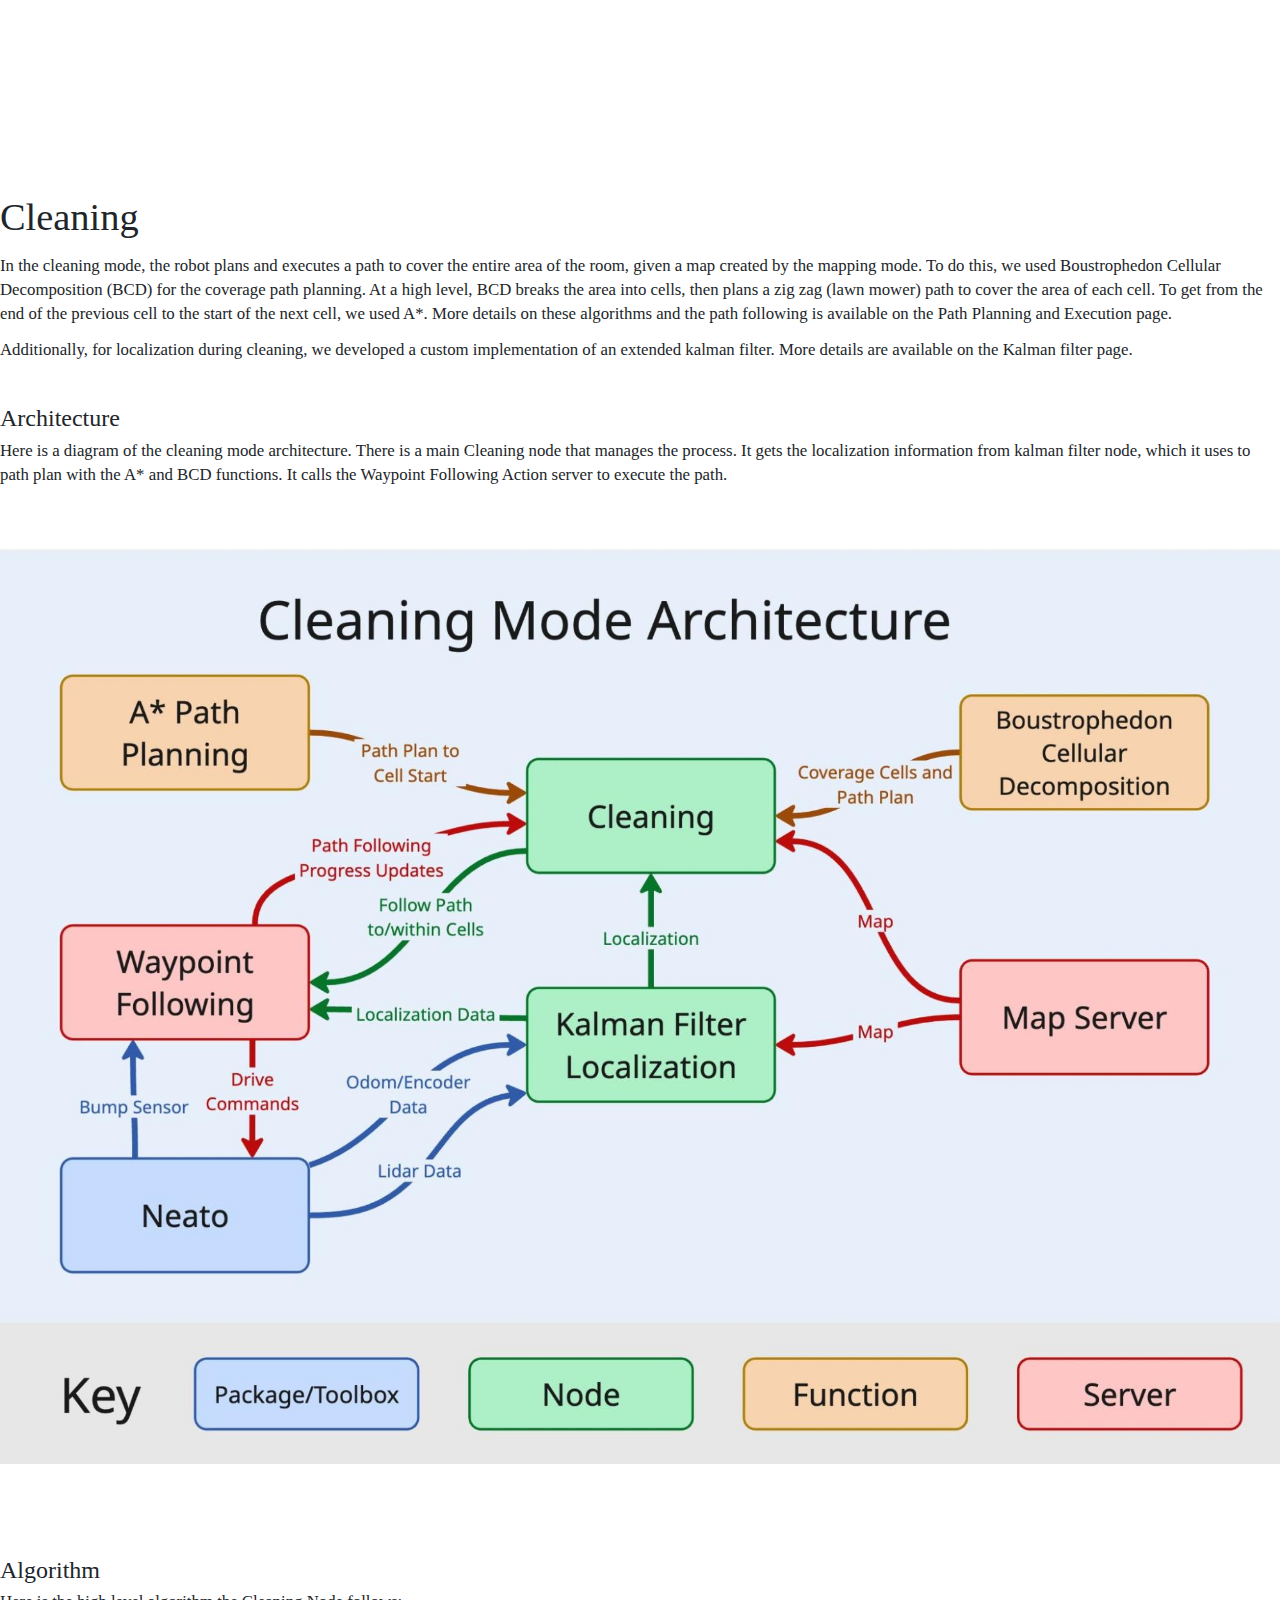
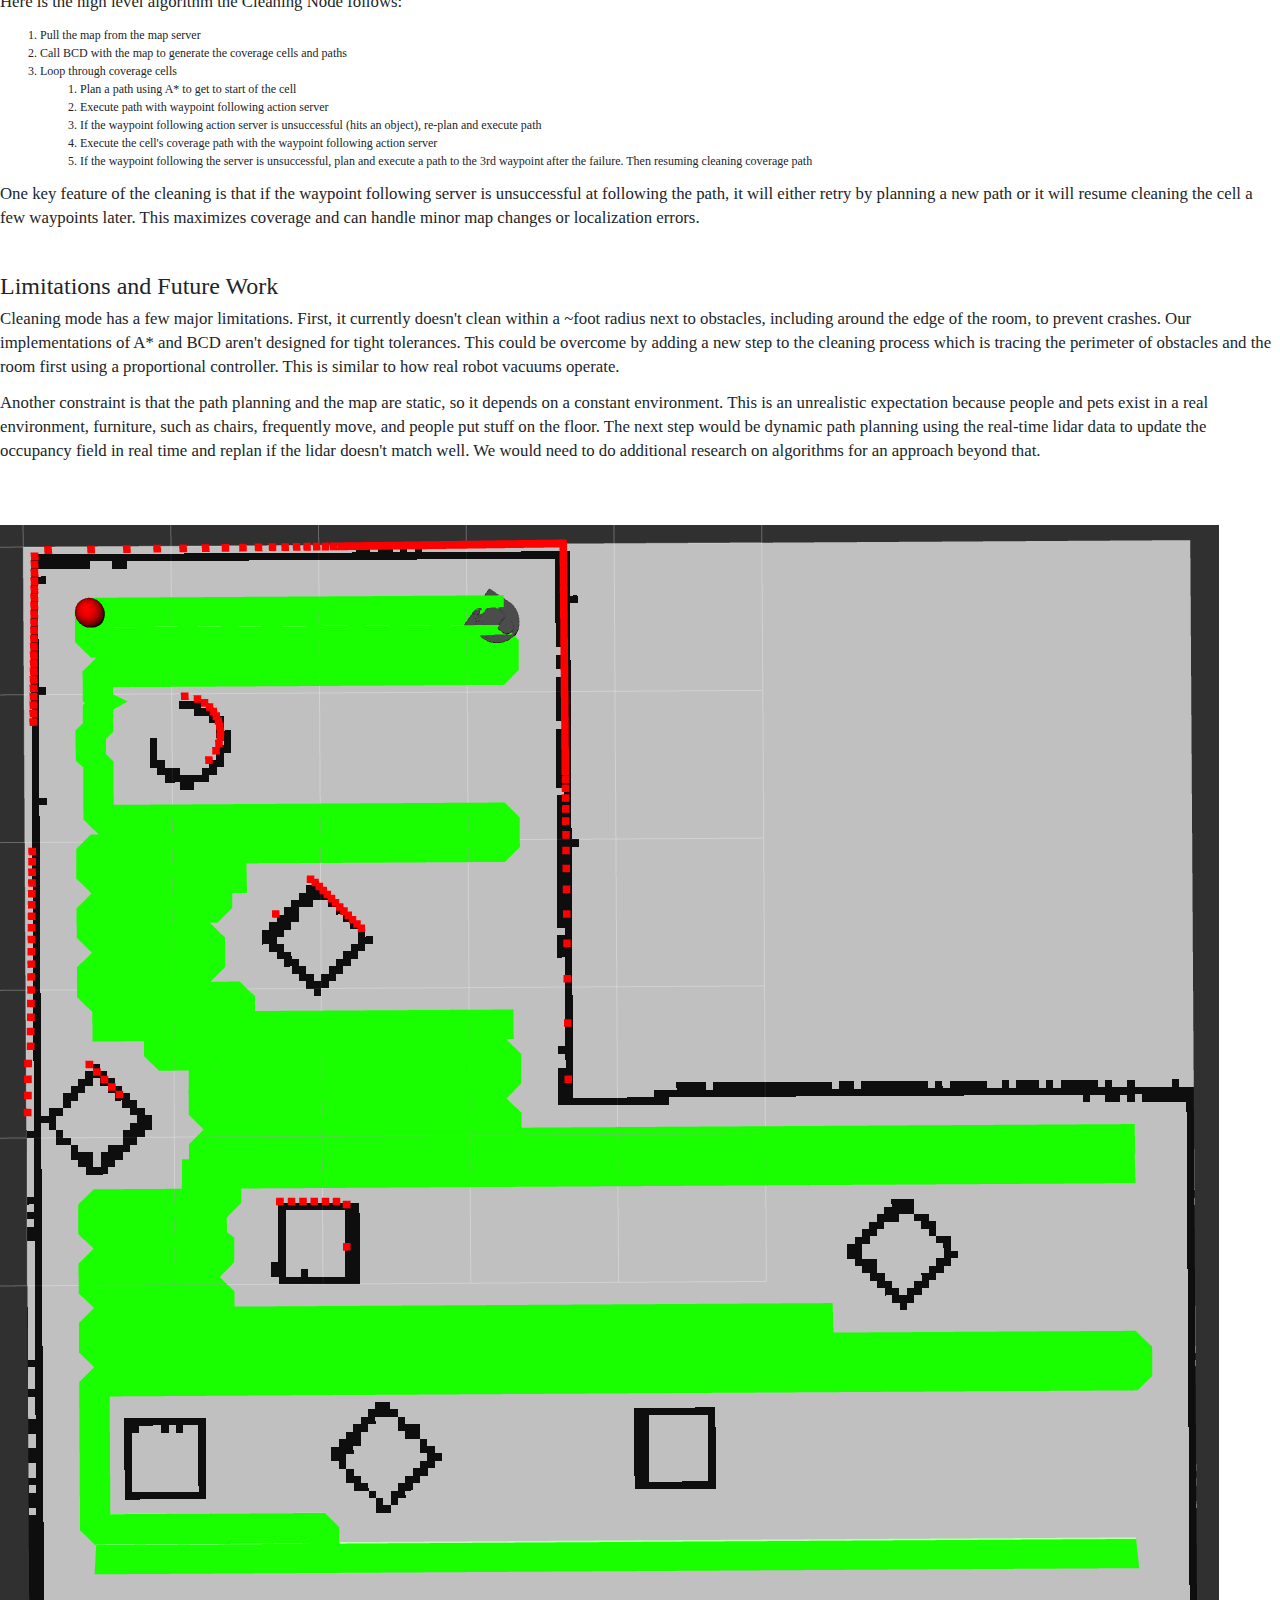
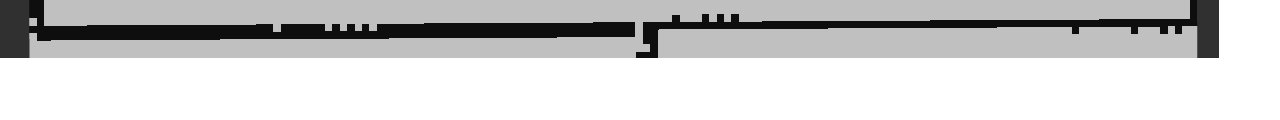
<file: docs/software-cleaning.html>
<!DOCTYPE html>
<html lang="en">

<head>
    <meta name="author" content="Stephan Risi">
    <meta charset="utf-8">
    <link rel="stylesheet" href="https://stackpath.bootstrapcdn.com/bootstrap/4.3.1/css/bootstrap.min.css" integrity="sha384-ggOyR0iXCbMQv3Xipma34MD+dH/1fQ784/j6cY/iJTQUOhcWr7x9JvoRxT2MZw1T" crossorigin="anonymous">
    <script src="https://code.jquery.com/jquery-3.4.1.min.js" integrity="sha256-CSXorXvZcTkaix6Yvo6HppcZGetbYMGWSFlBw8HfCJo=" crossorigin="anonymous"></script>
    <script src="https://cdnjs.cloudflare.com/ajax/libs/popper.js/1.14.7/umd/popper.min.js" integrity="sha384-UO2eT0CpHqdSJQ6hJty5KVphtPhzWj9WO1clHTMGa3JDZwrnQq4sF86dIHNDz0W1" crossorigin="anonymous"></script>
    <script src="https://stackpath.bootstrapcdn.com/bootstrap/4.3.1/js/bootstrap.min.js" integrity="sha384-JjSmVgyd0p3pXB1rRibZUAYoIIy6OrQ6VrjIEaFf/nJGzIxFDsf4x0xIM+B07jRM" crossorigin="anonymous"></script>
    <title>Cleaning - Free the Neatos</title>
    <script> $(function(){$("#header").load("header.html");});</script>
    <link href="css/main.css" rel="stylesheet">
    <script>
        // Set up active links and add decorative image after header loads
        $(document).ready(function() {
            function setupNavigation() {
                var currentPage = window.location.pathname.split('/').pop() || 'index.html';
                var isMilestonePage = currentPage.includes('milestone');
                var isSoftwarePage = currentPage.includes('software');
                
                $('.nav-link').each(function() {
                    var linkHref = $(this).attr('href');
                    if (!linkHref) return;
                    
                    var linkPage = linkHref.split('#')[0].split('/').pop();
                    
                    // Check if this link matches current page
                    if (linkPage === currentPage || 
                        (currentPage === '' && linkPage === 'index.html') ||
                        (isMilestonePage && linkHref.includes('milestone') && currentPage === linkPage) ||
                        (isSoftwarePage && linkHref.includes('software') && currentPage === linkPage)) {
                        $(this).addClass('active');
                    }
                });
                
                // Add decorative robot image to sidebar
                if ($('.sidebar-decorative-image').length === 0) {
                    $('.sidebar-nav').after('<div class="sidebar-decorative-image"><img src="images/cleaning.jpg" alt="Robot doodle" /></div>');
                }
            }

            // Try to set up navigation immediately, and also after a short delay to ensure header is loaded
            setTimeout(setupNavigation, 100);
            setTimeout(setupNavigation, 500);
        });
    </script>
</head>

<body>
    <div id="header"></div>
    <main class="main-content">
        <div class="content-wrapper">
            <h1>Cleaning</h1>
            <p>In the cleaning mode, the robot plans and executes a path to cover the entire area of the room, given a map created by the mapping mode. To do this, we used Boustrophedon Cellular Decomposition (BCD) for the coverage path planning. At a high level, BCD breaks the area into cells, then plans a zig zag (lawn mower) path to cover the area of each cell. To get from the end of the previous cell to the start of the next cell, we used A*. More details on these algorithms and the path following is available on the Path Planning and Execution page.</p>
            <p>Additionally, for localization during cleaning, we developed a custom implementation of an extended kalman filter. More details are available on the Kalman filter page.</p>
            
            <h2>Architecture</h2>
            <p>Here is a diagram of the cleaning mode architecture. There is a main Cleaning node that manages the process. It gets the localization information from kalman filter node, which it uses to path plan with the A* and BCD functions. It calls the Waypoint Following Action server to execute the path.</p>
            <p>
                <img src="images/image3.jpg" alt="Cleaning Architecture" style="max-width: 100%; height: auto;" />
            </p>
            
            <h2>Algorithm</h2>
            <p>Here is the high level algorithm the Cleaning Node follows:</p>
            <ol>
                <li>Pull the map from the map server</li>
                <li>Call BCD with the map to generate the coverage cells and paths</li>
                <li>Loop through coverage cells
                    <ol>
                        <li>Plan a path using A* to get to start of the cell</li>
                        <li>Execute path with waypoint following action server</li>
                        <li>If the waypoint following action server is unsuccessful (hits an object), re-plan and execute path</li>
                        <li>Execute the cell's coverage path with the waypoint following action server</li>
                        <li>If the waypoint following the server is unsuccessful, plan and execute a path to the 3rd waypoint after the failure. Then resuming cleaning coverage path</li>
                    </ol>
                </li>
            </ol>
            <p>One key feature of the cleaning is that if the waypoint following server is unsuccessful at following the path, it will either retry by planning a new path or it will resume cleaning the cell a few waypoints later. This maximizes coverage and can handle minor map changes or localization errors.</p>
            
            <h2>Limitations and Future Work</h2>
            <p>Cleaning mode has a few major limitations. First, it currently doesn't clean within a ~foot radius next to obstacles, including around the edge of the room, to prevent crashes. Our implementations of A* and BCD aren't designed for tight tolerances. This could be overcome by adding a new step to the cleaning process which is tracing the perimeter of obstacles and the room first using a proportional controller. This is similar to how real robot vacuums operate.</p>
            <p>Another constraint is that the path planning and the map are static, so it depends on a constant environment. This is an unrealistic expectation because people and pets exist in a real environment, furniture, such as chairs, frequently move, and people put stuff on the floor. The next step would be dynamic path planning using the real-time lidar data to update the occupancy field in real time and replan if the lidar doesn't match well. We would need to do additional research on algorithms for an approach beyond that.</p>
            <p>
                <img src="images/image2.png" alt="Cleaning Limitations" style="max-width: 100%; height: auto;" />
            </p>
        </div>
    </main>
</body>
</html>
</file>
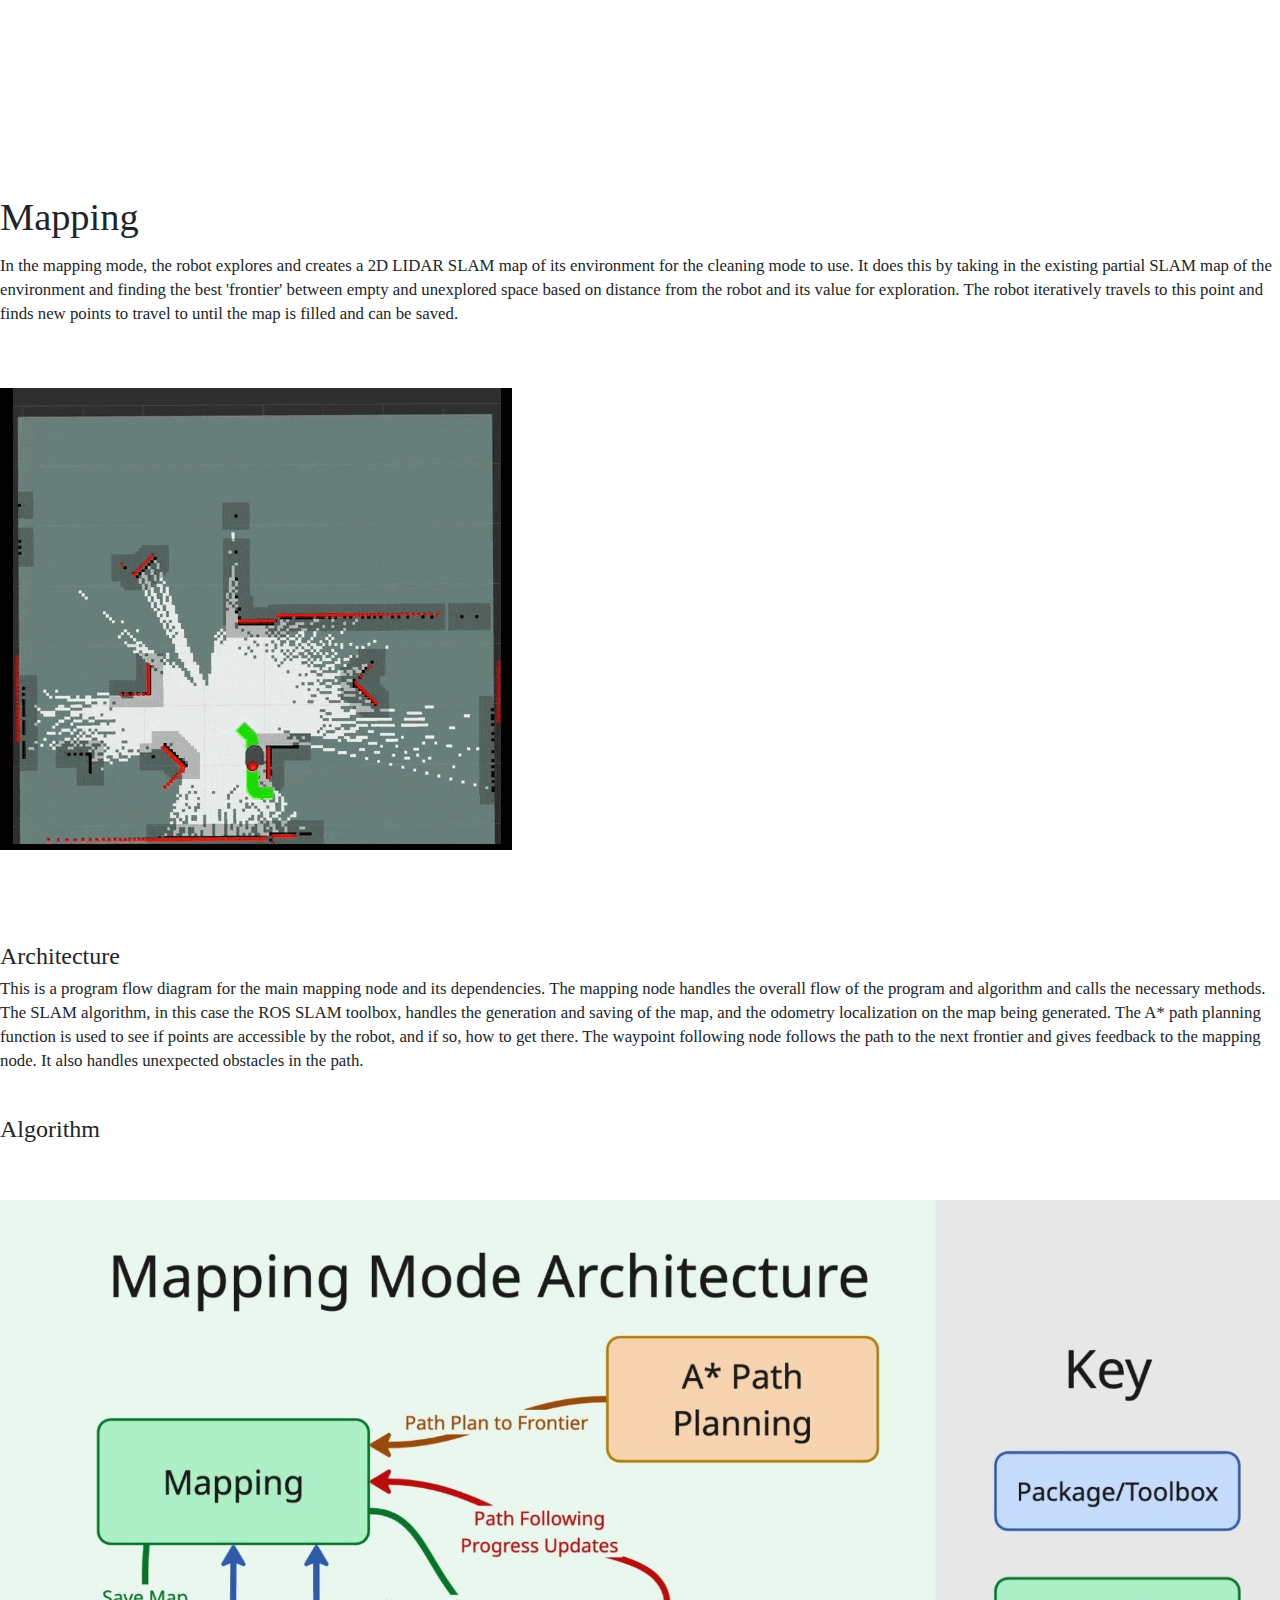
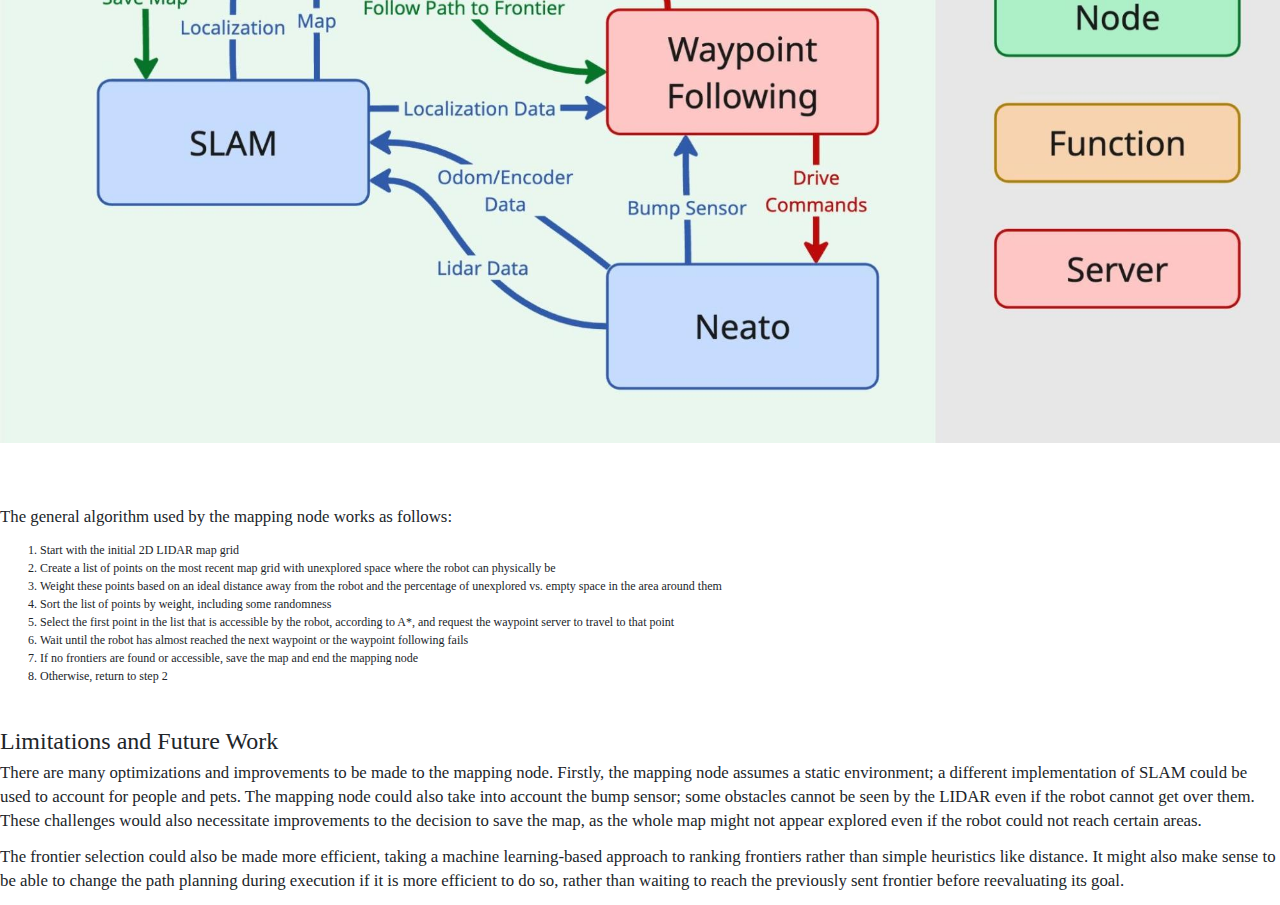
<file: docs/software-mapping.html>
<!DOCTYPE html>
<html lang="en">
  <head>
    <meta name="author" content="Stephan Risi" />
    <meta charset="utf-8" />
    
    <!-- Favicon -->
    <link rel="icon" type="image/jpeg" href="images/home.jpg" />
    <link
      rel="stylesheet"
      href="https://stackpath.bootstrapcdn.com/bootstrap/4.3.1/css/bootstrap.min.css"
      integrity="sha384-ggOyR0iXCbMQv3Xipma34MD+dH/1fQ784/j6cY/iJTQUOhcWr7x9JvoRxT2MZw1T"
      crossorigin="anonymous"
    />
    <script
      src="https://code.jquery.com/jquery-3.4.1.min.js"
      integrity="sha256-CSXorXvZcTkaix6Yvo6HppcZGetbYMGWSFlBw8HfCJo="
      crossorigin="anonymous"
    ></script>
    <script
      src="https://cdnjs.cloudflare.com/ajax/libs/popper.js/1.14.7/umd/popper.min.js"
      integrity="sha384-UO2eT0CpHqdSJQ6hJty5KVphtPhzWj9WO1clHTMGa3JDZwrnQq4sF86dIHNDz0W1"
      crossorigin="anonymous"
    ></script>
    <script
      src="https://stackpath.bootstrapcdn.com/bootstrap/4.3.1/js/bootstrap.min.js"
      integrity="sha384-JjSmVgyd0p3pXB1rRibZUAYoIIy6OrQ6VrjIEaFf/nJGzIxFDsf4x0xIM+B07jRM"
      crossorigin="anonymous"
    ></script>
    <title>Mapping - Free the Neatos</title>
    <script>
      $(function () {
        $("#header").load("header.html");
      });
    </script>
    <link href="css/main.css" rel="stylesheet" />
    <script>
      // Mobile menu toggle functionality - use event delegation since header loads asynchronously
      $(document).ready(function () {
        function setupMobileMenu() {
          // Toggle mobile menu - use event delegation
          $(document).off("click", ".mobile-menu-toggle").on("click", ".mobile-menu-toggle", function (e) {
            e.preventDefault();
            e.stopPropagation();
            var isActive = $(this).hasClass("active");
            $(this).toggleClass("active");
            $(".sidebar").toggleClass("active");
            $(".mobile-overlay").toggleClass("active");
            // Prevent body scroll when menu is open
            if (!isActive) {
              $("body").addClass("menu-open");
            } else {
              $("body").removeClass("menu-open");
            }
          });

          // Close menu when overlay is clicked
          $(document).off("click", ".mobile-overlay").on("click", ".mobile-overlay", function (e) {
            e.preventDefault();
            e.stopPropagation();
            $(".mobile-menu-toggle").removeClass("active");
            $(".sidebar").removeClass("active");
            $(this).removeClass("active");
            $("body").removeClass("menu-open");
          });
        }

        // Set up mobile menu immediately and after delays to ensure header is loaded
        setupMobileMenu();
        setTimeout(setupMobileMenu, 100);
        setTimeout(setupMobileMenu, 500);
        setTimeout(setupMobileMenu, 1000);
      });

      // Close menu when a nav link is clicked (on mobile) - use event delegation
      $(document).on("click", ".nav-link", function () {
        if ($(window).width() <= 767) {
          $(".mobile-menu-toggle").removeClass("active");
          $(".sidebar").removeClass("active");
          $(".mobile-overlay").removeClass("active");
          $("body").removeClass("menu-open");
        }
      });

      // Set up active links and add decorative image after header loads
      $(document).ready(function () {
        function setupNavigation() {
          var currentPage =
            window.location.pathname.split("/").pop() || "index.html";
          var isMilestonePage = currentPage.includes("milestone");
          var isSoftwarePage = currentPage.includes("software");

          $(".nav-link").each(function () {
            var linkHref = $(this).attr("href");
            if (!linkHref) return;

            var linkPage = linkHref.split("#")[0].split("/").pop();

            // Check if this link matches current page
            if (
              linkPage === currentPage ||
              (currentPage === "" && linkPage === "index.html") ||
              (isMilestonePage &&
                linkHref.includes("milestone") &&
                currentPage === linkPage) ||
              (isSoftwarePage &&
                linkHref.includes("software") &&
                currentPage === linkPage)
            ) {
              $(this).addClass("active");
            }
          });

          // Add decorative robot image to sidebar
          if ($(".sidebar-decorative-image").length === 0) {
            $(".sidebar-nav").after(
              '<div class="sidebar-decorative-image"><img src="images/mapping.jpg" alt="Robot doodle" /></div>'
            );
          }
        }

        // Try to set up navigation immediately, and also after a short delay to ensure header is loaded
        setTimeout(setupNavigation, 100);
        setTimeout(setupNavigation, 500);
      });
    </script>
  </head>

  <body>
    <div id="header"></div>
    <main class="main-content">
      <div class="content-wrapper">
        <h1>Mapping</h1>
        <p>
          In the mapping mode, the robot explores and creates a 2D LIDAR SLAM
          map of its environment for the cleaning mode to use. It does this by
          taking in the existing partial SLAM map of the environment and finding
          the best 'frontier' between empty and unexplored space based on
          distance from the robot and its value for exploration. The robot
          iteratively travels to this point and finds new points to travel to
          until the map is filled and can be saved.
        </p>
        <p>
          <img src="images/mapping.gif" alt="Mapping Algorithm" class="content-img" />
        </p>
        <h2>Architecture</h2>
        <p>
          This is a program flow diagram for the main mapping node and its
          dependencies. The mapping node handles the overall flow of the program
          and algorithm and calls the necessary methods. The SLAM algorithm, in
          this case the ROS SLAM toolbox, handles the generation and saving of
          the map, and the odometry localization on the map being generated. The
          A* path planning function is used to see if points are accessible by
          the robot, and if so, how to get there. The waypoint following node
          follows the path to the next frontier and gives feedback to the
          mapping node. It also handles unexpected obstacles in the path.
        </p>

        <h2>Algorithm</h2>
        <p>
          <img src="images/image6.jpg" alt="Mapping Algorithm" class="content-img" />
        </p>
        <p>The general algorithm used by the mapping node works as follows:</p>
        <ol>
          <li>Start with the initial 2D LIDAR map grid</li>
          <li>
            Create a list of points on the most recent map grid with unexplored
            space where the robot can physically be
          </li>
          <li>
            Weight these points based on an ideal distance away from the robot
            and the percentage of unexplored vs. empty space in the area around
            them
          </li>
          <li>Sort the list of points by weight, including some randomness</li>
          <li>
            Select the first point in the list that is accessible by the robot,
            according to A*, and request the waypoint server to travel to that
            point
          </li>
          <li>
            Wait until the robot has almost reached the next waypoint or the
            waypoint following fails
          </li>
          <li>
            If no frontiers are found or accessible, save the map and end the
            mapping node
          </li>
          <li>Otherwise, return to step 2</li>
        </ol>

        <h2>Limitations and Future Work</h2>
        <p>
          There are many optimizations and improvements to be made to the
          mapping node. Firstly, the mapping node assumes a static environment;
          a different implementation of SLAM could be used to account for people
          and pets. The mapping node could also take into account the bump
          sensor; some obstacles cannot be seen by the LIDAR even if the robot
          cannot get over them. These challenges would also necessitate
          improvements to the decision to save the map, as the whole map might
          not appear explored even if the robot could not reach certain areas.
        </p>
        <p>
          The frontier selection could also be made more efficient, taking a
          machine learning-based approach to ranking frontiers rather than
          simple heuristics like distance. It might also make sense to be able
          to change the path planning during execution if it is more efficient
          to do so, rather than waiting to reach the previously sent frontier
          before reevaluating its goal.
        </p>
      </div>
    </main>
  </body>
</html>
</file>
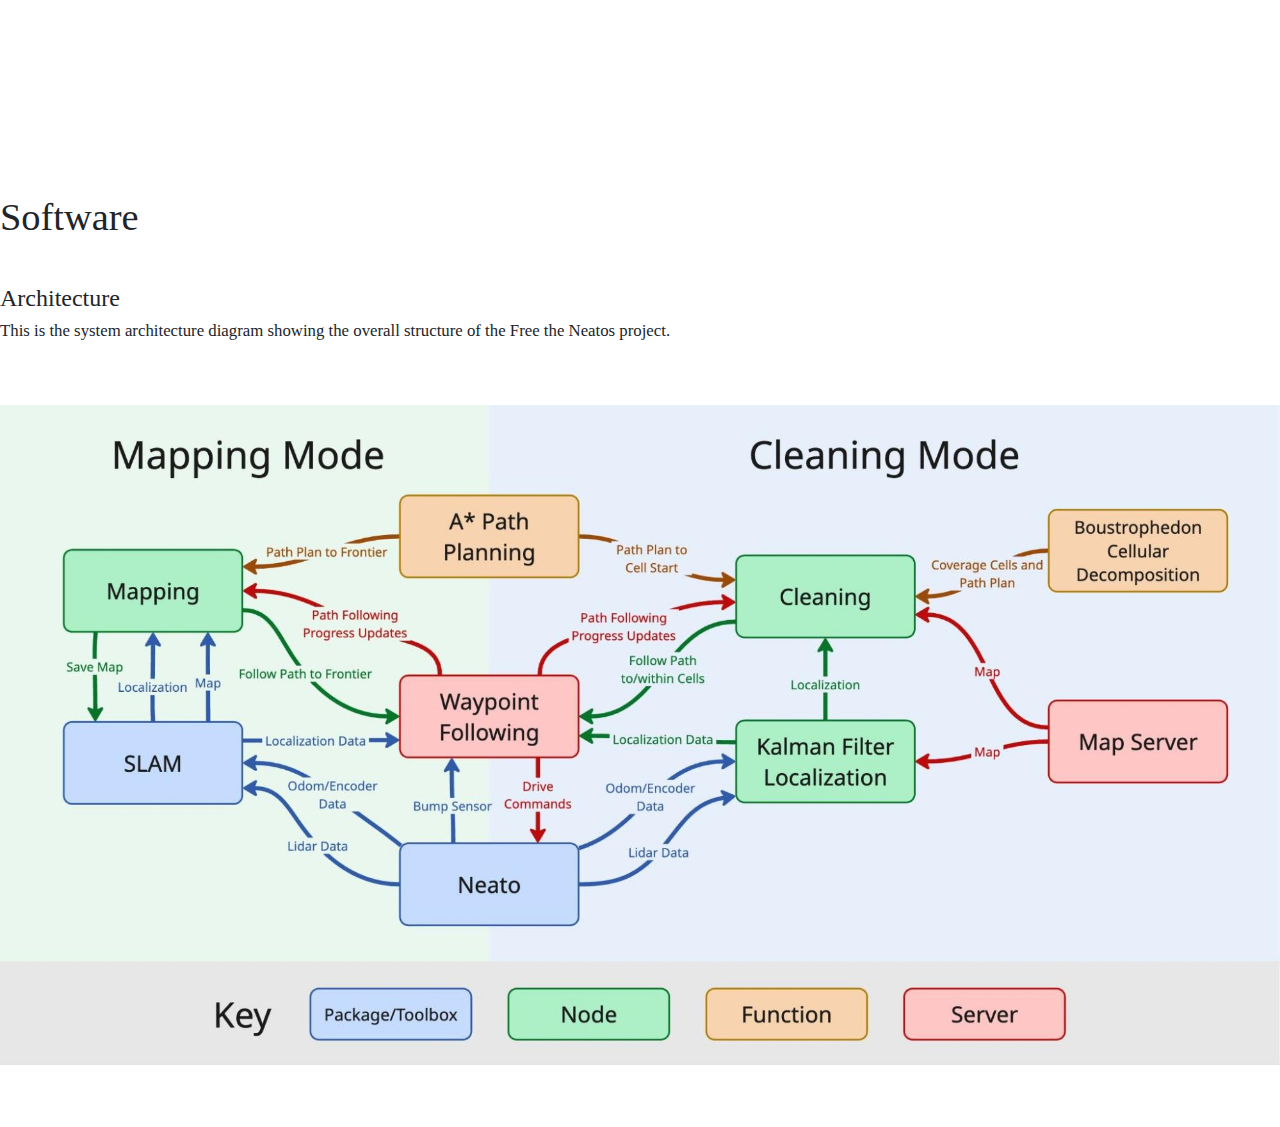
<file: docs/software.html>
<!DOCTYPE html>
<html lang="en">

<!--The head contains metadata about our page and it's the place where we can load css files (for -->
<!--styling) and javascript files.-->
<head>

    <meta name="author" content="Stephan Risi">
    <meta charset="utf-8">
    <!--<meta name="viewport" content="width=device-width, initial-scale=1, shrink-to-fit=no">-->

    <!-- Load JQuery and Bootstrap. They are javascript library that handle the layouting for us.-->
    <link rel="stylesheet" href="https://stackpath.bootstrapcdn.com/bootstrap/4.3.1/css/bootstrap.min.css" integrity="sha384-ggOyR0iXCbMQv3Xipma34MD+dH/1fQ784/j6cY/iJTQUOhcWr7x9JvoRxT2MZw1T" crossorigin="anonymous">
    <script src="https://code.jquery.com/jquery-3.4.1.min.js" integrity="sha256-CSXorXvZcTkaix6Yvo6HppcZGetbYMGWSFlBw8HfCJo=" crossorigin="anonymous"></script><script src="https://cdnjs.cloudflare.com/ajax/libs/popper.js/1.14.7/umd/popper.min.js" integrity="sha384-UO2eT0CpHqdSJQ6hJty5KVphtPhzWj9WO1clHTMGa3JDZwrnQq4sF86dIHNDz0W1" crossorigin="anonymous"></script>
    <script src="https://stackpath.bootstrapcdn.com/bootstrap/4.3.1/js/bootstrap.min.js" integrity="sha384-JjSmVgyd0p3pXB1rRibZUAYoIIy6OrQ6VrjIEaFf/nJGzIxFDsf4x0xIM+B07jRM" crossorigin="anonymous"></script>

    <!--Set the title for the page-->
    <title>Software - Free the Neatos</title>

    <!-- The nav bar remains the same for every page, so by defining it in only one file, we only
     need to edit it in one place when we make changes to it. -->
    <script> $(function(){$("#header").load("header.html");});</script>

    <!-- Import the css file, which defines how our website looks -->
    <link href="css/main.css" rel="stylesheet">

    <script>
        // Set up active links after header loads
        $(document).ready(function() {
            function setupNavigation() {
                var currentPage = window.location.pathname.split('/').pop() || 'index.html';
                var isMilestonePage = currentPage.includes('milestone');
                var isSoftwarePage = currentPage.includes('software');
                
                $('.nav-link').each(function() {
                    var linkHref = $(this).attr('href');
                    if (!linkHref) return;
                    
                    var linkPage = linkHref.split('#')[0].split('/').pop();
                    
                    // Check if this link matches current page
                    if (linkPage === currentPage || 
                        (currentPage === '' && linkPage === 'index.html') ||
                        (isMilestonePage && linkHref.includes('milestone') && currentPage === linkPage) ||
                        (isSoftwarePage && linkHref.includes('software') && currentPage === linkPage)) {
                        $(this).addClass('active');
                    }
                });
            }

            // Try to set up navigation immediately, and also after a short delay to ensure header is loaded
            setTimeout(setupNavigation, 100);
            setTimeout(setupNavigation, 500);
        });
    </script>

</head>

<!--We define the elements that we actually want to display in the body element-->
<body>
    <!--This element is a placeholder for the sidebar navigation, which we load above-->
    <div id="header"></div>

    <!--Main content area-->
    <main class="main-content">
        <div class="content-wrapper">
            <h1>Software</h1>
            
            <h2>Architecture</h2>
            <p>
                This is the system architecture diagram showing the overall structure of the Free the Neatos project.
            </p>
            <p>
                <img src="images/image4.jpg" alt="System Architecture" style="max-width: 100%; height: auto;" />
            </p>
        </div>
    </main>
</body>
</html>
</file>
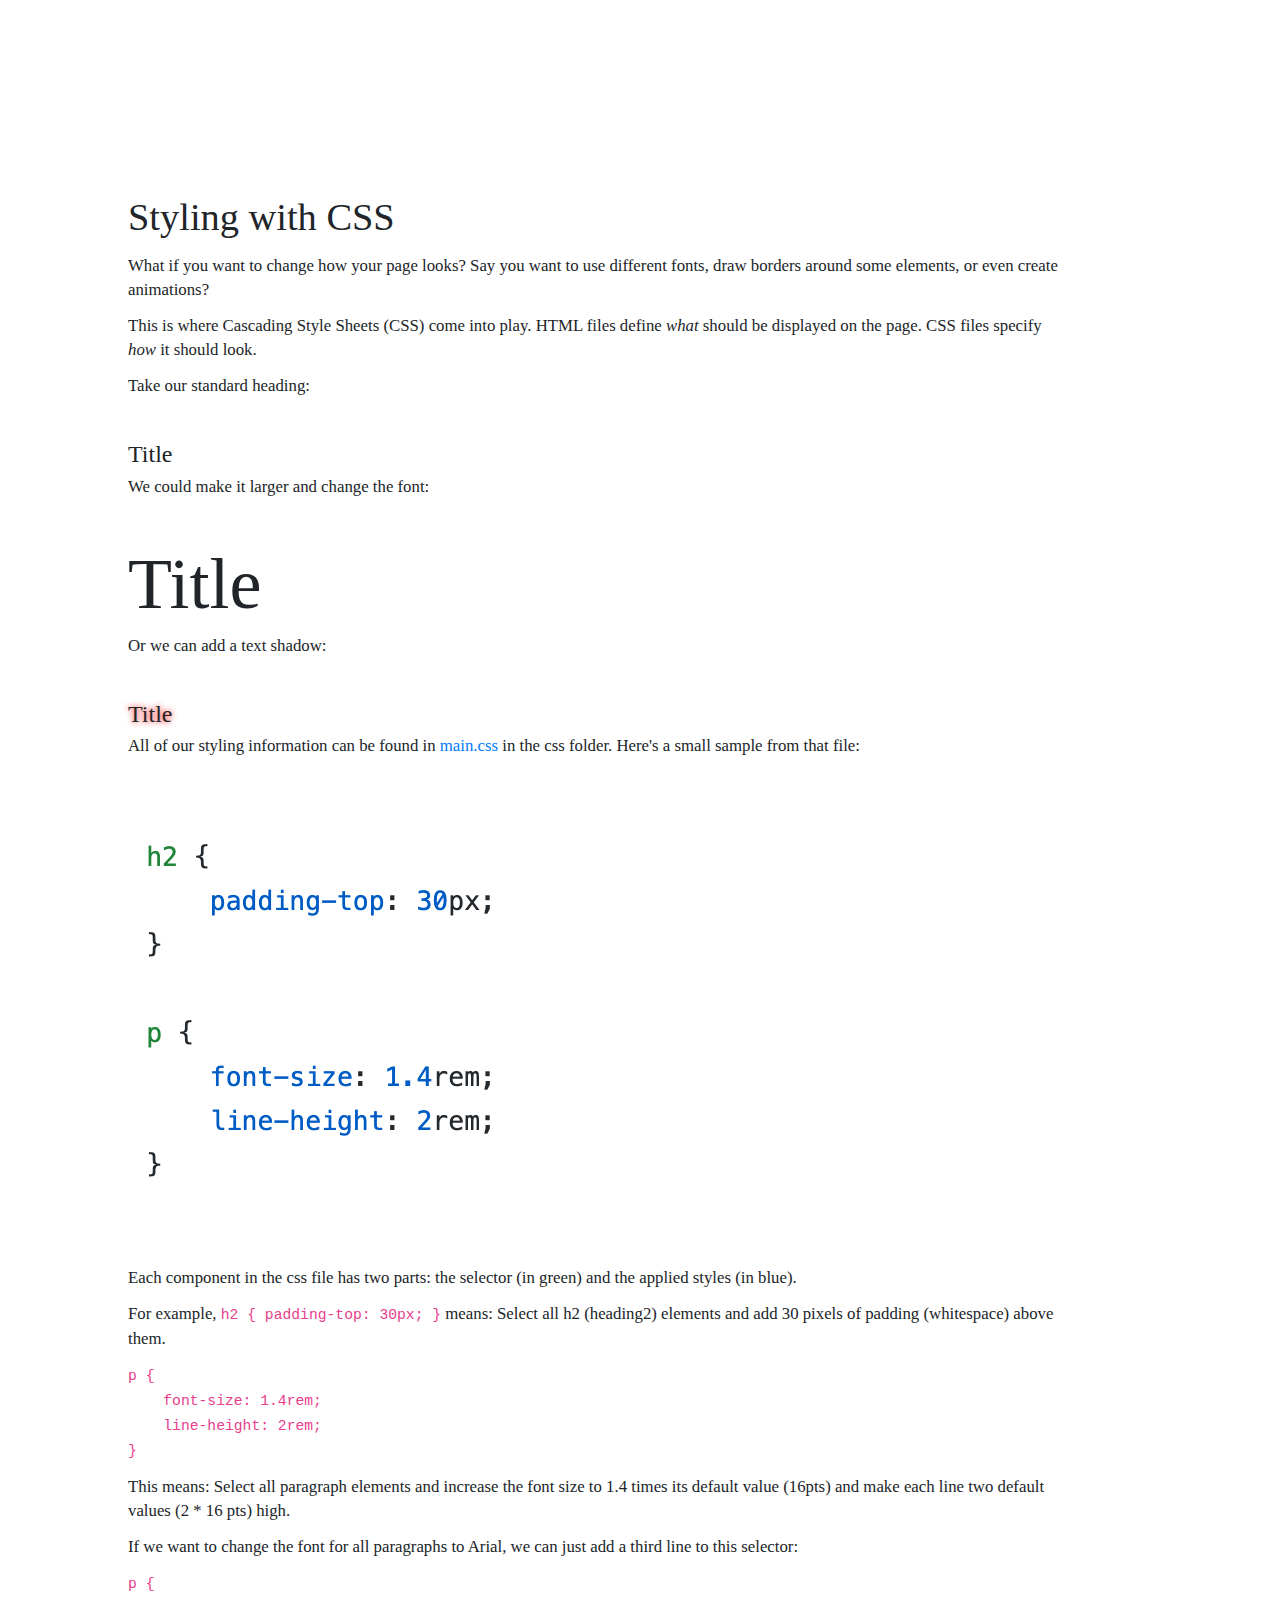
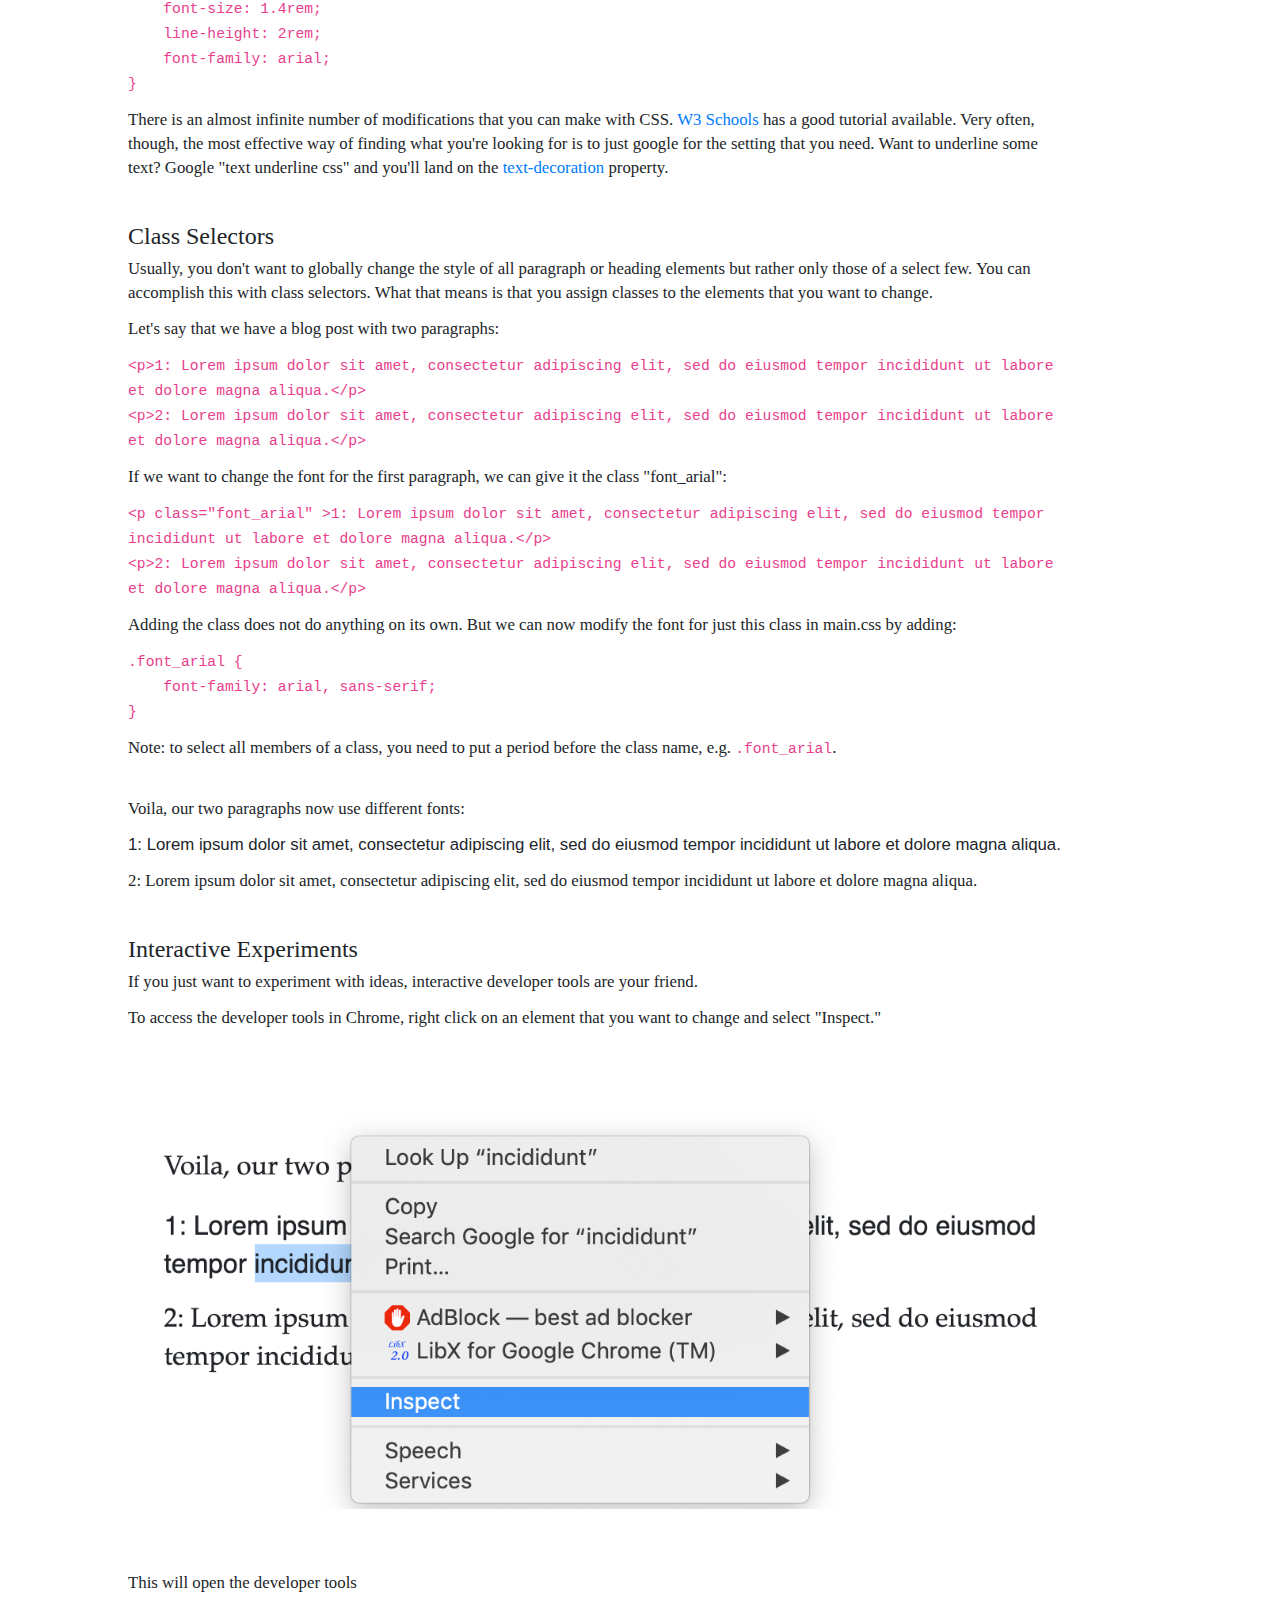
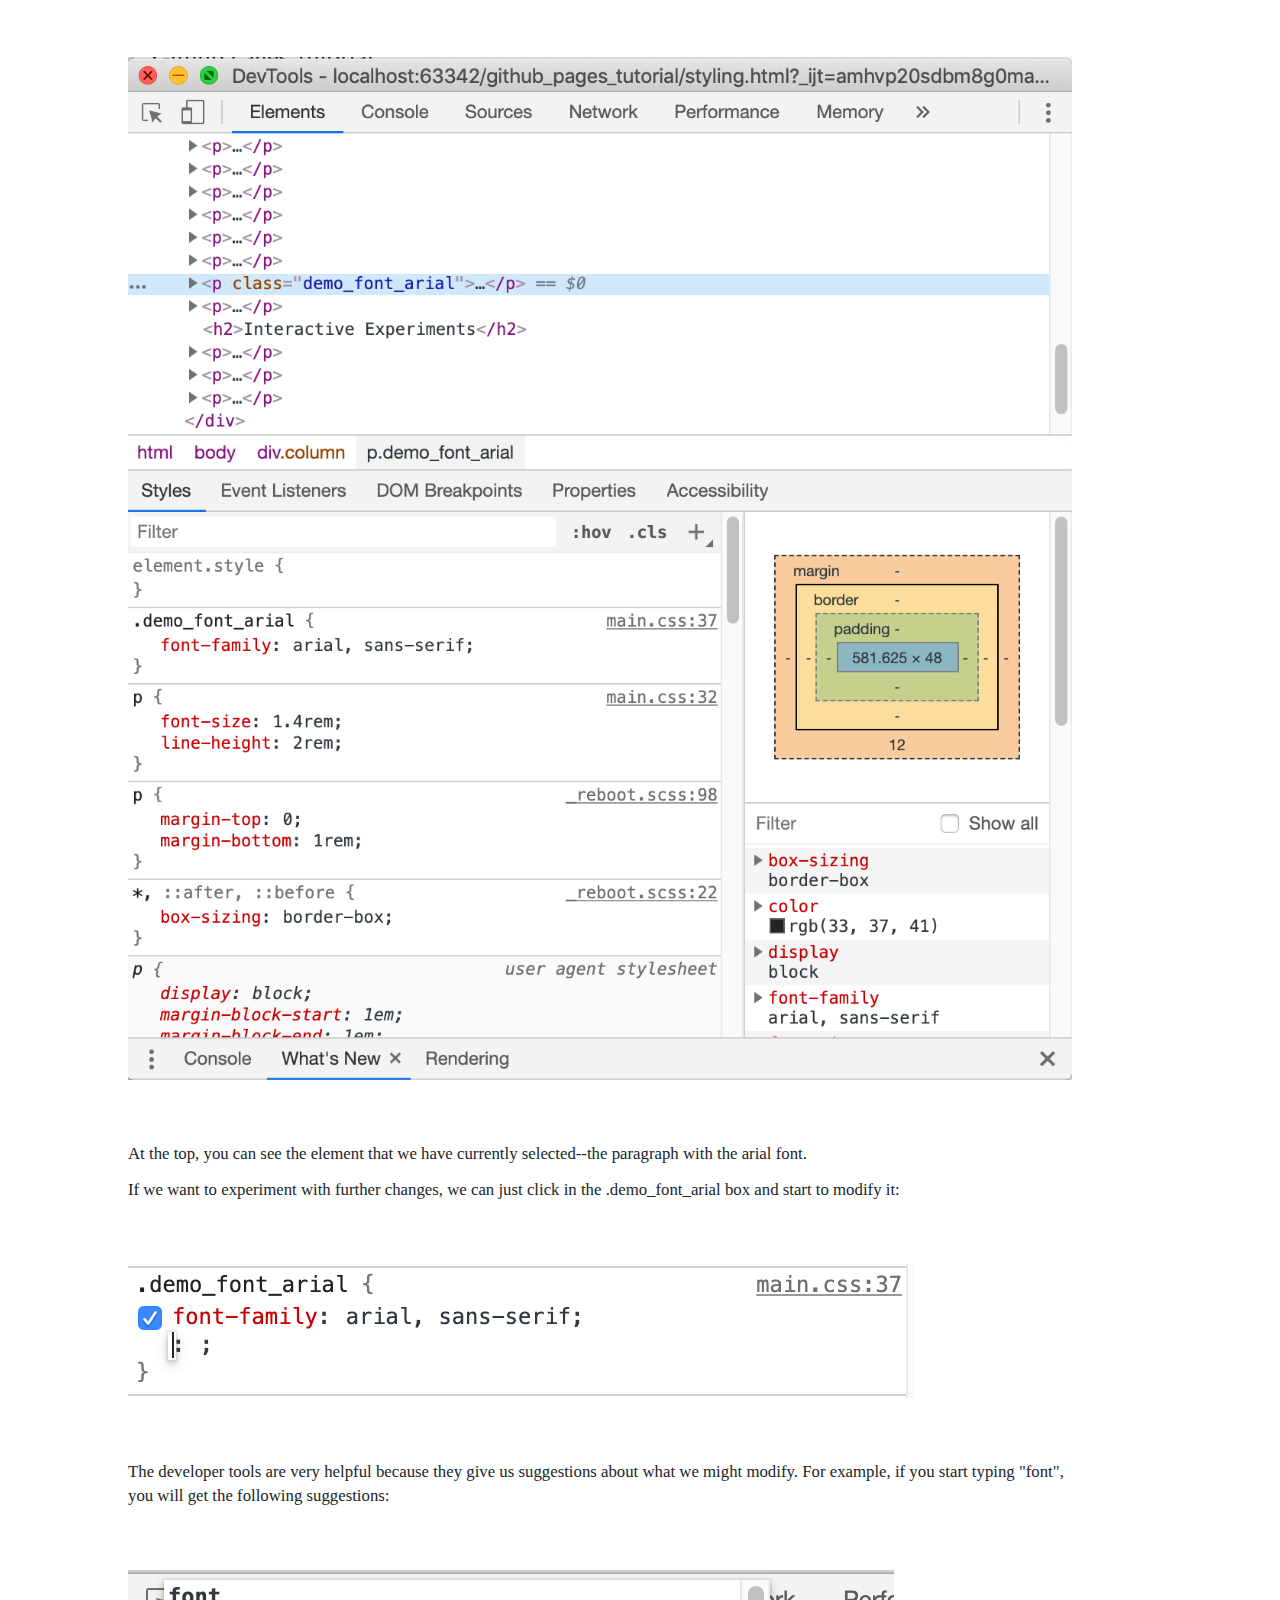
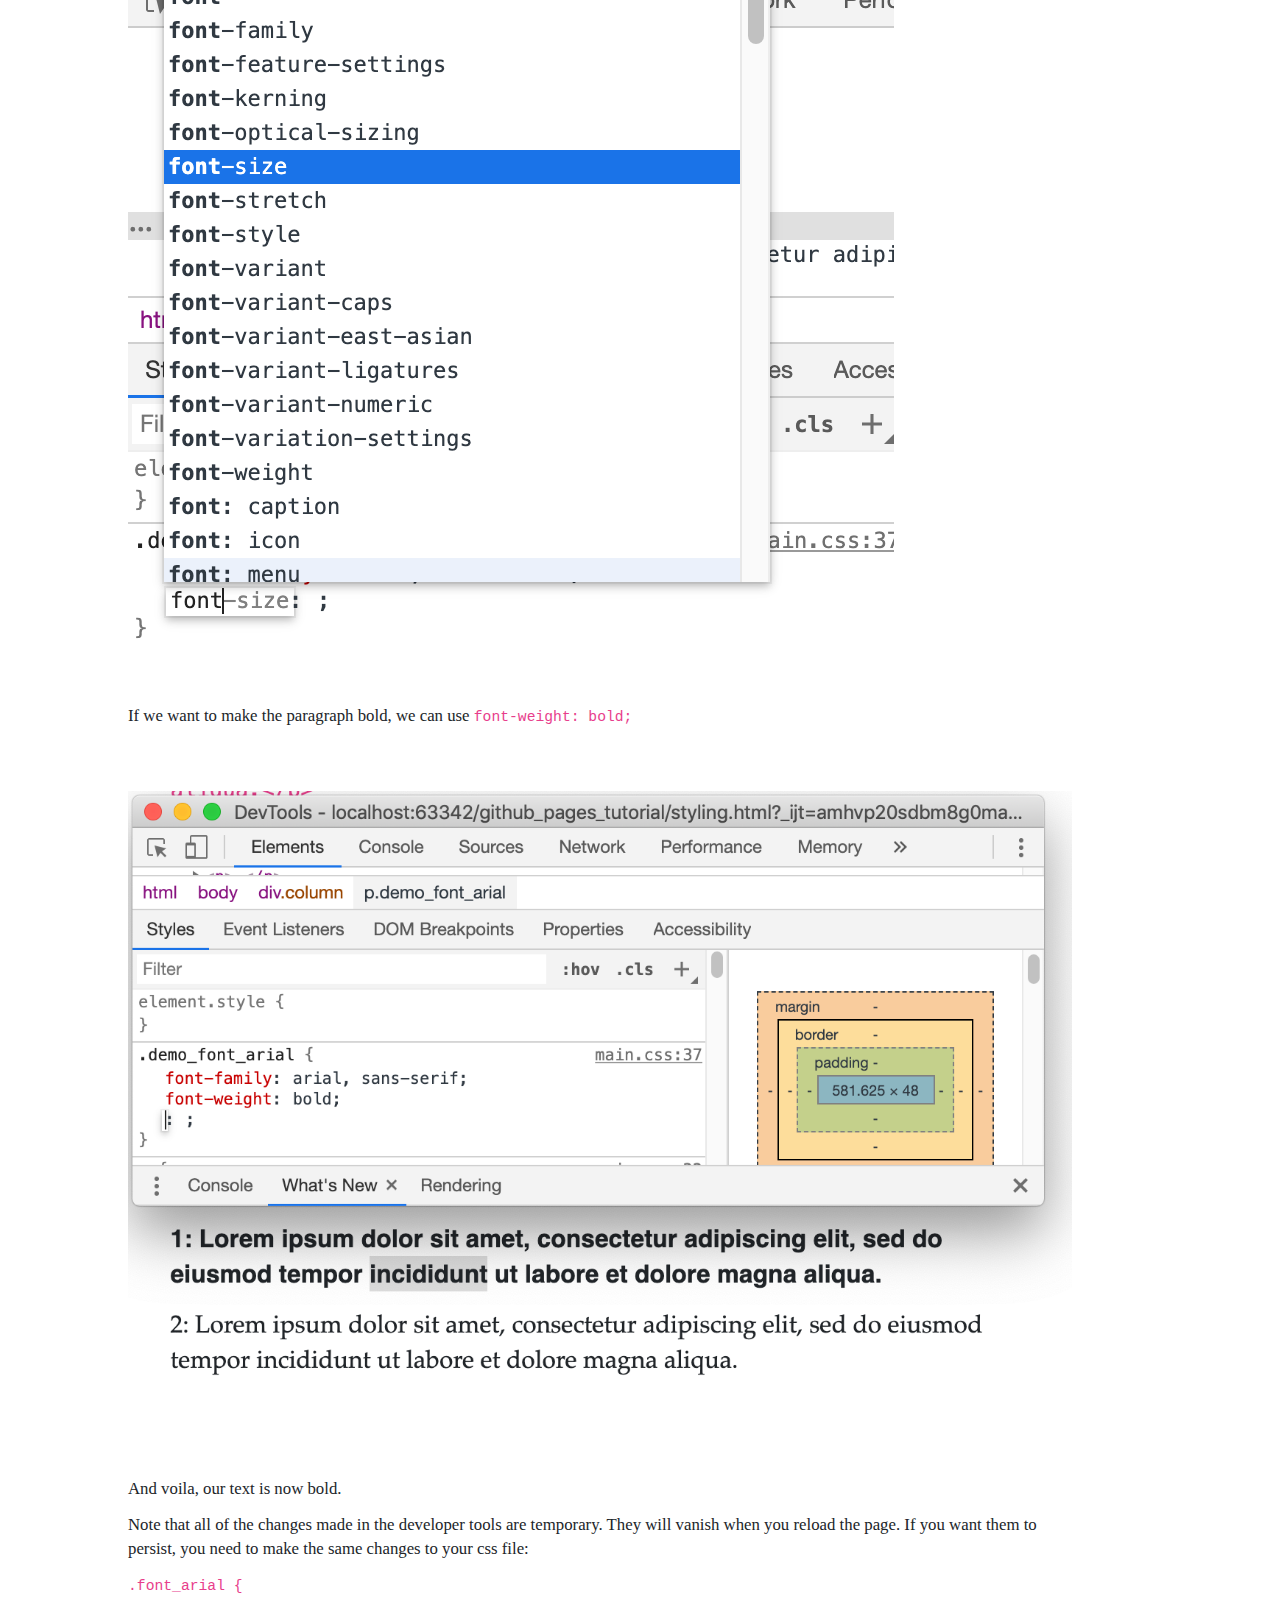
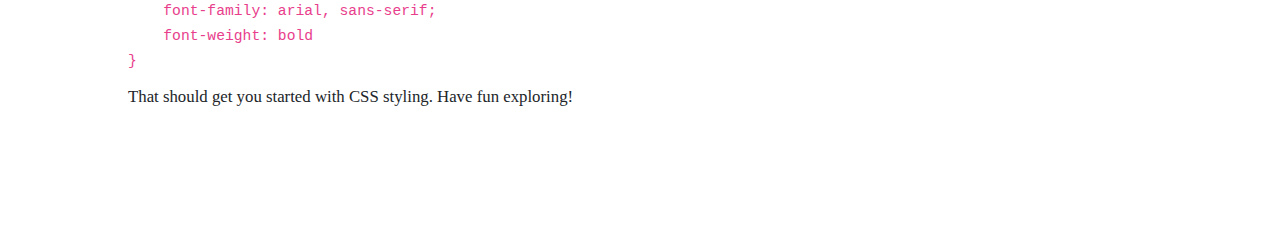
<file: docs/styling.html>
<!DOCTYPE html>
<html lang="en">


<!--The head contains metadata about our page and it's the place where we can load css files (for -->
<!--styling) and javascript files.-->
<head>

    <meta name="author" content="Stephan Risi">
    <meta charset="utf-8">
    <meta name="viewport" content="width=device-width, initial-scale=1, shrink-to-fit=no">

    <!-- Load JQuery and Bootstrap. They are javascript library that handle the layouting for us.-->
    <link rel="stylesheet" href="https://stackpath.bootstrapcdn.com/bootstrap/4.3.1/css/bootstrap.min.css" integrity="sha384-ggOyR0iXCbMQv3Xipma34MD+dH/1fQ784/j6cY/iJTQUOhcWr7x9JvoRxT2MZw1T" crossorigin="anonymous">
    <script src="https://code.jquery.com/jquery-3.4.1.min.js" integrity="sha256-CSXorXvZcTkaix6Yvo6HppcZGetbYMGWSFlBw8HfCJo=" crossorigin="anonymous"></script>
    <script src="https://cdnjs.cloudflare.com/ajax/libs/popper.js/1.14.7/umd/popper.min.js" integrity="sha384-UO2eT0CpHqdSJQ6hJty5KVphtPhzWj9WO1clHTMGa3JDZwrnQq4sF86dIHNDz0W1" crossorigin="anonymous"></script>
    <script src="https://stackpath.bootstrapcdn.com/bootstrap/4.3.1/js/bootstrap.min.js" integrity="sha384-JjSmVgyd0p3pXB1rRibZUAYoIIy6OrQ6VrjIEaFf/nJGzIxFDsf4x0xIM+B07jRM" crossorigin="anonymous"></script>

    <!-- The nav bar remains the same for every page, so by defining it in only one file, we only
     need to edit it in one place when we make changes to it. -->
    <script> $(function(){$("#header").load("header.html");});</script>

    <!-- Import the css file, which defines how our website looks -->
    <link href="css/main.css" rel="stylesheet">
    <link href="css/styling_page.css" rel="stylesheet">

    <!--Set the title for the page-->
    <title>CSS Styling</title>

</head>


<!--We define the elements that we actually want to display in the body element-->
<body>

    <!--This element is a placeholder for the header with the navbar, which we load above-->
    <div id="header"></div>

    <div class="column">

        <h1>Styling with CSS</h1>
        <p>What if you want to change how your page looks? Say you want to use
        different fonts, draw borders around some elements, or even create animations?</p>
        <p>This is where Cascading Style Sheets (CSS) come into play. HTML files define <i>what</i>
        should be displayed on the page. CSS files specify <i>how</i> it should look.</p>

        <p>Take our standard heading:</p>
        <h2>Title</h2>
        <p>We could make it larger and change the font:</p>
        <h2 class="header_large">Title</h2>
        <p>Or we can add a text shadow:</p>
        <h2 class="header_text_shadow">Title</h2>

        <p>All of our styling information can be found in <a href="https://github.com/srisi/
        github_pages_tutorial/blob/master/css/main.css">main.css</a> in the css folder. Here's
        a small sample from that file:</p>
        <p><img src="images/tutorials/styling_selectors1.png"
                alt="Screenshot from css/main.css"></p>
        <p>Each component in the css file has two parts: the selector (in green) and the
        applied styles (in blue).</p>
        <p>For example, <code> h2 { padding-top: 30px; }</code> means: Select all h2 (heading2)
            elements and add 30 pixels of padding (whitespace) above them.</p>
        <p>
            <code>p { <br/>
                &nbsp;&nbsp;&nbsp;&nbsp;font-size: 1.4rem;<br/>
                &nbsp;&nbsp;&nbsp;&nbsp;line-height: 2rem;<br/>
                }
            </code>
        </p>
        <p>This means: Select all paragraph elements and increase the font size to 1.4 times its
            default value (16pts) and make each line two default values (2 * 16 pts) high.</p>
        <p>If we want to change the font for all paragraphs to Arial, we can just add a third
            line to this selector:</p>
        <p>
            <code>p { <br/>
                &nbsp;&nbsp;&nbsp;&nbsp;font-size: 1.4rem;<br/>
                &nbsp;&nbsp;&nbsp;&nbsp;line-height: 2rem;<br/>
                &nbsp;&nbsp;&nbsp;&nbsp;font-family: arial;<br/>
                }
            </code>
        </p>


        <p>There is an almost infinite number of modifications that you can make with CSS.
        <a href="https://www.w3schools.com/css/">W3 Schools</a> has a good tutorial available.
        Very often, though, the most effective way of finding what you're looking for is to
        just google for the setting that you need. Want to underline some text? Google "text
        underline css" and you'll land on the <a
            href="https://www.w3schools.com/cssref/pr_text_text-decoration.asp"> text-decoration</a>
            property.</p>


        <h2>Class Selectors</h2>
        <p>
            Usually, you don't want to globally change the style of all paragraph or heading
            elements but rather only those of a select few. You can accomplish this with
            class selectors. What that means is that you assign classes to the elements that you
            want to change.
        </p>
        <p>Let's say that we have a blog post with two paragraphs:</p>

        <p>
        <code>
            &lt;p&gt;1: Lorem ipsum dolor sit amet, consectetur adipiscing elit, sed do eiusmod tempor
                incididunt ut labore et dolore magna aliqua.&lt;/p&gt; <br/>
            &lt;p&gt;2: Lorem ipsum dolor sit amet, consectetur adipiscing elit, sed do eiusmod tempor
                incididunt ut labore et dolore magna aliqua.&lt;/p&gt;
        </code>
        </p>
        <p>If we want to change the font for the first paragraph, we can give it the class
        "font_arial":</p>
        <p>
        <code>
            &lt;p class="font_arial" &gt;1: Lorem ipsum dolor sit amet, consectetur adipiscing
            elit, sed do eiusmod tempor
                incididunt ut labore et dolore magna aliqua.&lt;/p&gt; <br/>
            &lt;p&gt;2: Lorem ipsum dolor sit amet, consectetur adipiscing elit, sed do eiusmod tempor
                incididunt ut labore et dolore magna aliqua.&lt;/p&gt;
        </code>
        </p>
        <p>Adding the class does not do anything on its own. But we can now modify the font
        for just this class in main.css by adding:</p>
        <p>
            <code>.font_arial { <br/>
                &nbsp;&nbsp;&nbsp;&nbsp;font-family: arial, sans-serif;<br/>
                }
            </code>
        </p>
        <p>Note: to select all members of a class, you need to put a period before the class
            name, e.g. <code>.font_arial</code>.</p>

        <p><br/>Voila, our two paragraphs now use different fonts:</p>
        <p class="demo_font_arial">1: Lorem ipsum dolor sit amet, consectetur adipiscing elit, sed do eiusmod tempor
            incididunt ut labore et dolore magna aliqua.</p>
        <p>2: Lorem ipsum dolor sit amet, consectetur adipiscing elit, sed do eiusmod tempor
            incididunt ut labore et dolore magna aliqua.</p>

        <h2>Interactive Experiments</h2>
        <p>If you just want to experiment with ideas, interactive developer tools are your
            friend.</p>
        <p>To access the developer tools in Chrome, right click on an element that you want to
            change and select "Inspect."</p>
        <p><img src="images/tutorials/styling_inspect.png"
            alt="Screenshot of selecting inspect on Chrome to access developer tools."></p>
        <p>This will open the developer tools</p>
        <p><img src="images/tutorials/styling_devtools1.png"
            alt="Screenshot of the Chrome developer tools."></p>
        <p>At the top, you can see the element that we have currently selected--the paragraph
        with the arial font.</p>
        <p>If we want to experiment with further changes, we can just click in the
        .demo_font_arial box and start to modify it:</p>
        <p><img src="images/tutorials/styling_devtools_2.png"
        alt="Screenshot of the Chrome developer tools."></p>
        <p>The developer tools are very helpful because they give us suggestions about what we
        might modify. For example, if you start typing "font", you will get the following
        suggestions:</p>
        <p><img src="images/tutorials/styling_devtools_3.png"
        alt="Screenshot of the Chrome developer tools autocomplete suggestions."></p>
        <p>If we want to make the paragraph bold, we can use <code>font-weight: bold;</code></p>
        <p><img src="images/tutorials/styling_devtools_4.png"
        alt="Screenshot of the Chrome developer tools with bolded text."></p>
        <p>And voila, our text is now bold.</p>
        <p>Note that all of the changes made in the developer tools are temporary. They will
            vanish when you reload the page. If you want them to persist, you need to make the
        same changes to your css file:</p>
        <p>
            <code>.font_arial { <br/>
                &nbsp;&nbsp;&nbsp;&nbsp;font-family: arial, sans-serif;<br/>
                &nbsp;&nbsp;&nbsp;&nbsp;font-weight: bold<br/>
                }
            </code>
        </p>

        <p>That should get you started with CSS styling. Have fun exploring!</p>


    </div>
</body>
</file>
<file: docs/css/main.css>
html {
  font-size: 75%; /* font-size 1em = 10px on default browser settings */
}

body {
    padding-top: 150px;
    font-family: et-book, Palatino, "Palatino Linotype", "Palatino LT STD", "Book Antiqua", Georgia, serif;
}

.column {
    display: flex;
    flex-direction: column;
    padding-left: 10%;
    padding-right: 10%;
    max-width: 100rem;
    padding-bottom: 10%;
}


h1 {
    font-weight: 400;
    margin-top: 4rem;
    margin-bottom: 1.5rem;
    font-size: 3.2rem;
    line-height: 1;
}

h2 {
    padding-top: 30px;
}

p {
    font-size: 1.4rem;
    line-height: 2rem;
}

.demo_font_arial{
    font-family: arial, sans-serif;
}

img {
    max-width: 100%;
    height: auto;
    padding-top: 50px;
    padding-bottom: 50px;
}
</file>
<file: docs/css/styling_page.css>
.header_large{
    font-size: 6rem;
    font-family: fantasy;
}

.header_text_shadow{
    text-shadow: 0 0 0.5rem red;
}
</file>
